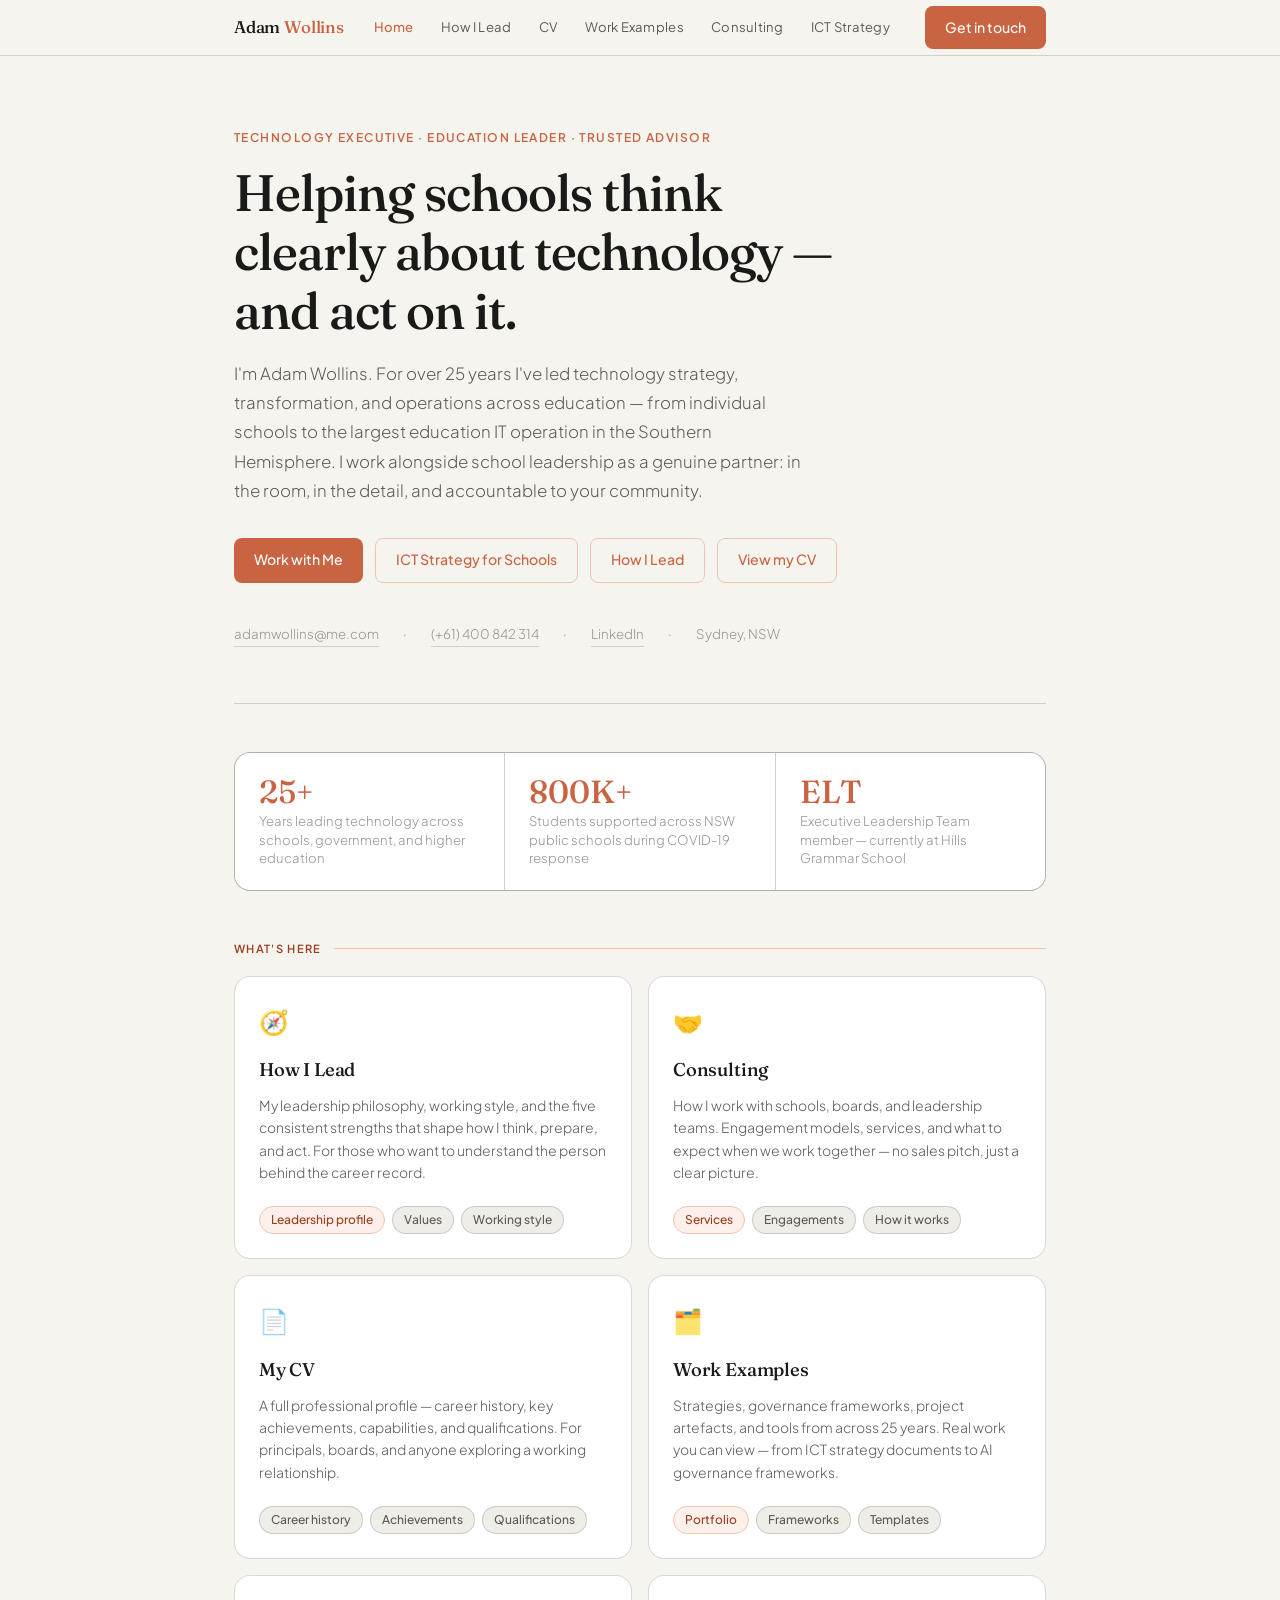
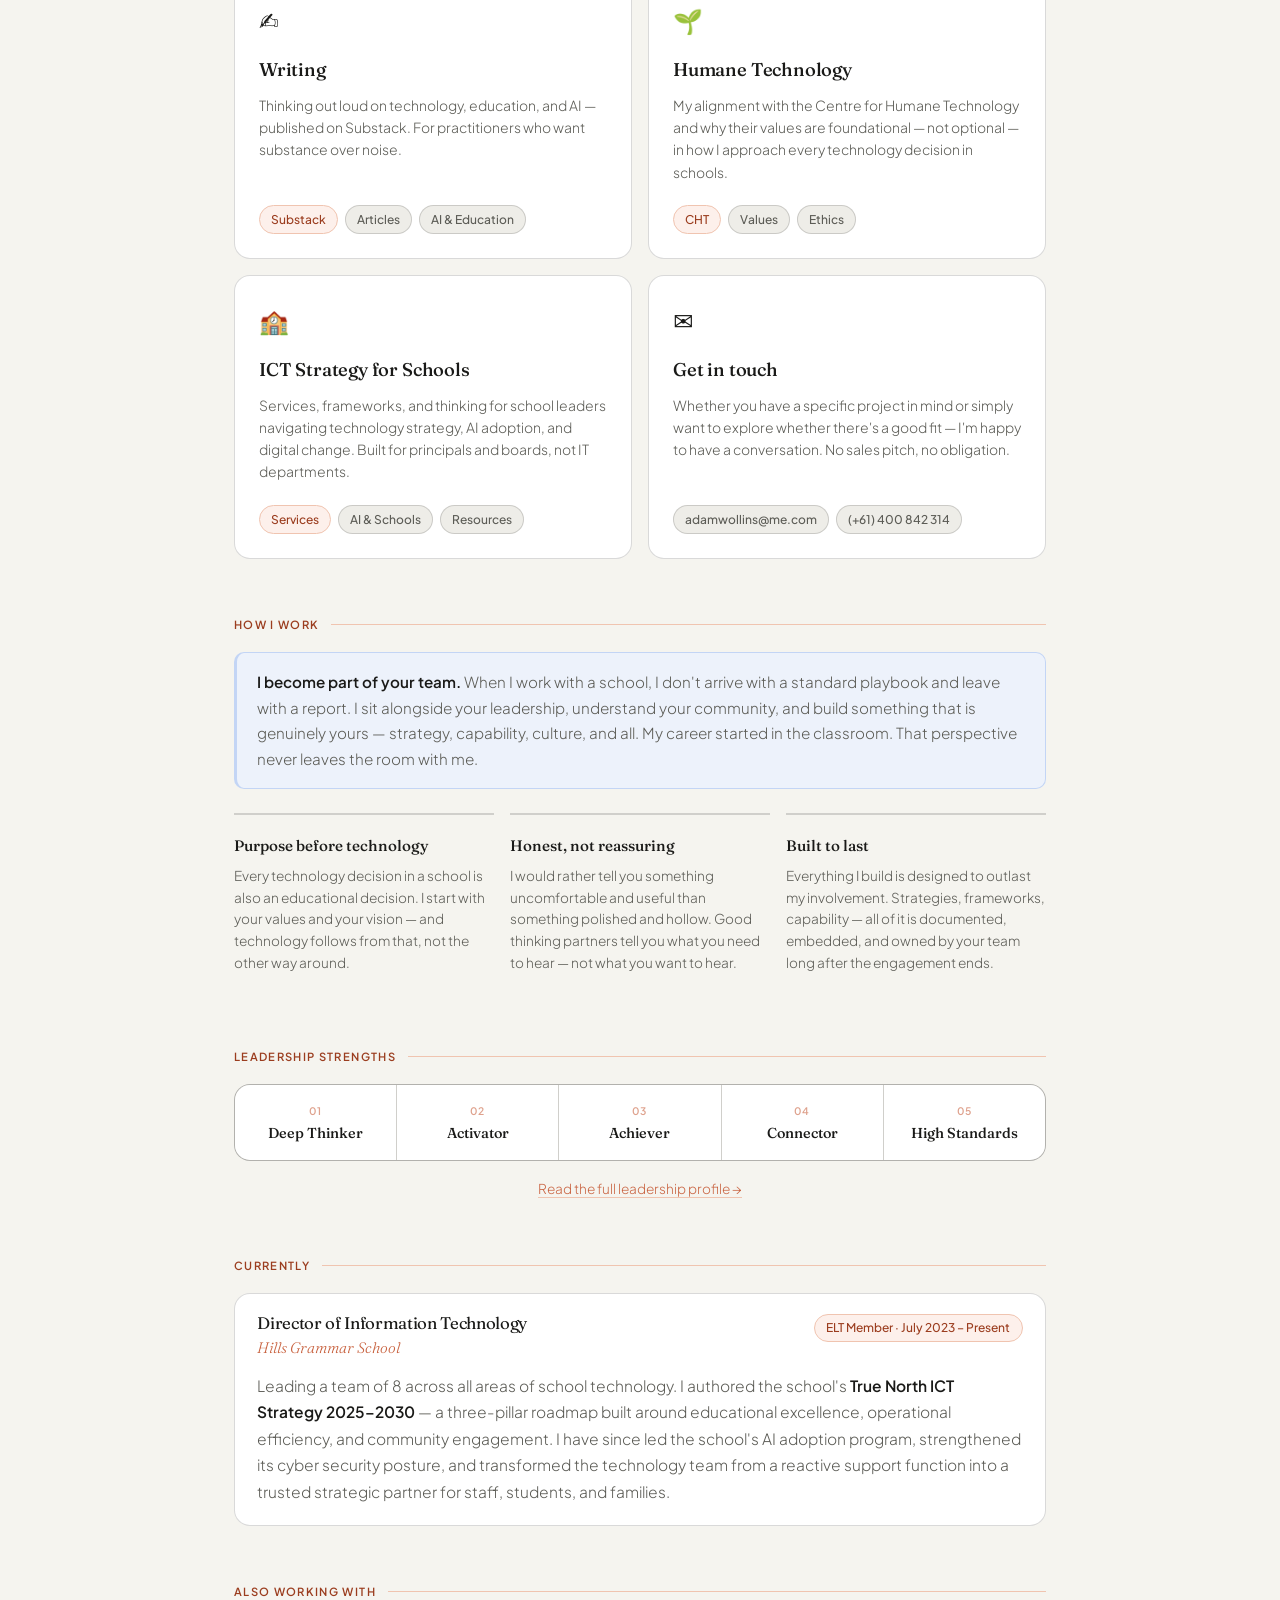
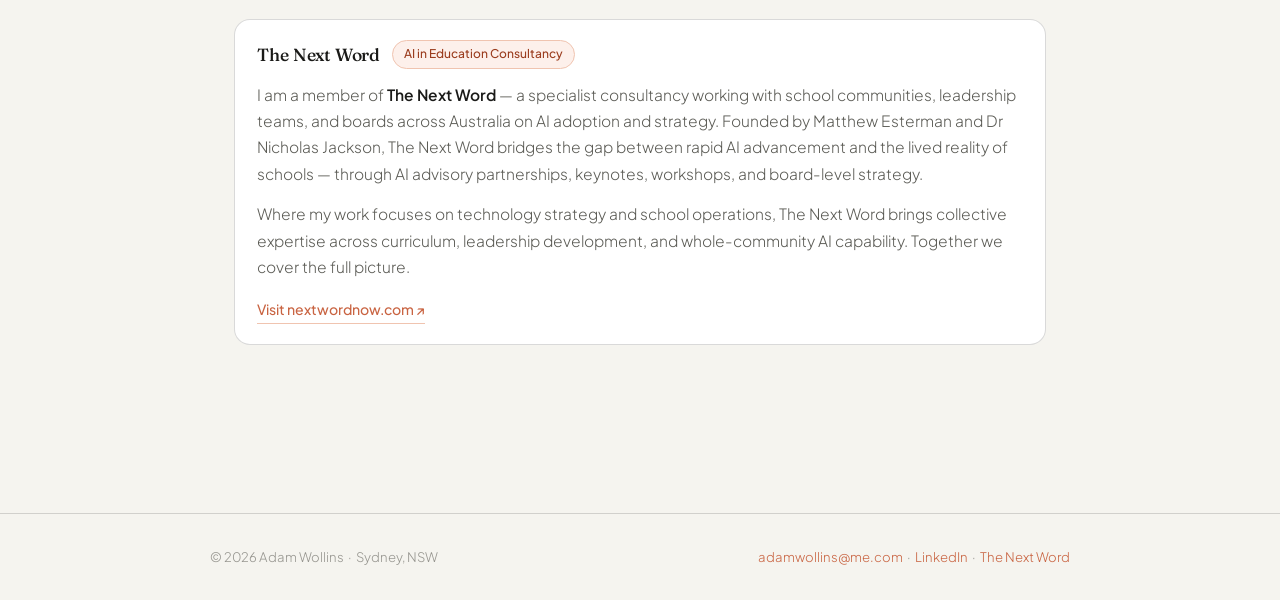
<file: index.html>
<!DOCTYPE html>
<html lang="en">
<head>
<meta charset="UTF-8">
<meta name="viewport" content="width=device-width, initial-scale=1.0">
<meta name="description" content="Adam Wollins — Technology executive, ICT strategist, and trusted partner to schools and education organisations across Australia.">
<title>Adam Wollins</title>
<link rel="stylesheet" href="style.css">
<style>
/* ── HOME-SPECIFIC ── */
.hero {
  padding: 4.5rem 0 3.5rem;
  border-bottom: 1px solid var(--border2);
  margin-bottom: 3rem;
}
.hero-eyebrow {
  font-family: var(--font-body);
  font-size: 0.75rem;
  font-weight: 600;
  letter-spacing: 0.12em;
  text-transform: uppercase;
  color: var(--accent);
  margin-bottom: 1rem;
}
.hero h1 { margin-bottom: 1.1rem; max-width: 640px; }
.hero-sub {
  font-size: 1.05rem;
  color: var(--text2);
  line-height: 1.75;
  max-width: 580px;
  margin-bottom: 2rem;
}
.hero-actions {
  display: flex;
  flex-wrap: wrap;
  gap: 0.75rem;
  margin-bottom: 2.5rem;
}
.hero-contact {
  display: flex;
  flex-wrap: wrap;
  gap: 0.5rem 1.5rem;
  font-size: 0.83rem;
  color: var(--text3);
}
.hero-contact a { color: var(--text3); text-decoration: none; border-bottom: 1px solid var(--border2); padding-bottom: 1px; transition: color 0.15s, border-color 0.15s; }
.hero-contact a:hover { color: var(--accent); border-color: var(--accent-bdr); }

/* About strip */
.about-strip {
  display: grid;
  grid-template-columns: 1fr 1fr 1fr;
  gap: 1px;
  background: var(--border2);
  border: 1px solid var(--border2);
  border-radius: var(--radius-lg);
  overflow: hidden;
  margin-bottom: 3rem;
}
.about-cell {
  background: var(--surface);
  padding: 1.4rem 1.5rem;
}
.about-cell .num {
  font-family: var(--font-display);
  font-size: 2rem;
  font-weight: 500;
  color: var(--accent);
  line-height: 1;
  margin-bottom: 0.3rem;
}
.about-cell .label {
  font-size: 0.82rem;
  color: var(--text3);
  line-height: 1.4;
}

/* Section nav cards */
.section-cards {
  display: grid;
  grid-template-columns: 1fr 1fr;
  gap: 1rem;
  margin-bottom: 3rem;
}
.section-card {
  background: var(--surface);
  border: 1px solid var(--border2);
  border-radius: var(--radius-lg);
  padding: 1.5rem;
  text-decoration: none;
  display: flex;
  flex-direction: column;
  gap: 0.6rem;
  transition: box-shadow 0.18s, transform 0.18s, border-color 0.18s;
  position: relative;
  overflow: hidden;
}
.section-card::after {
  content: '→';
  position: absolute;
  bottom: 1.5rem;
  right: 1.5rem;
  font-size: 1.1rem;
  color: var(--accent);
  opacity: 0;
  transform: translateX(-4px);
  transition: opacity 0.15s, transform 0.15s;
}
.section-card:hover {
  box-shadow: 0 4px 24px rgba(0,0,0,0.08);
  transform: translateY(-2px);
  border-color: var(--accent-bdr);
}
.section-card:hover::after { opacity: 1; transform: translateX(0); }
.section-card .card-icon { font-size: 1.5rem; margin-bottom: 0.2rem; }
.section-card .card-title {
  font-family: var(--font-display);
  font-size: 1.15rem;
  font-weight: 500;
  color: var(--text);
  letter-spacing: -0.01em;
}
.section-card .card-desc {
  font-size: 0.87rem;
  color: var(--text2);
  line-height: 1.6;
  margin: 0;
}
.section-card .card-tags {
  display: flex;
  flex-wrap: wrap;
  gap: 0.4rem;
  margin-top: auto;
  padding-top: 0.75rem;
}

/* Approach section */
.approach-grid {
  display: grid;
  grid-template-columns: 1fr 1fr 1fr;
  gap: 1rem;
}
.approach-item {
  padding: 1.1rem 0;
  border-top: 2px solid var(--border2);
  transition: border-color 0.15s;
}
.approach-item:hover { border-color: var(--accent); }
.approach-item .ai-title {
  font-family: var(--font-display);
  font-size: 0.95rem;
  font-weight: 500;
  color: var(--text);
  margin-bottom: 0.4rem;
}
.approach-item p { font-size: 0.85rem; line-height: 1.6; }

/* Strengths preview strip */
.strengths-strip {
  display: grid;
  grid-template-columns: repeat(5, 1fr);
  gap: 1px;
  background: var(--border2);
  border: 1px solid var(--border2);
  border-radius: var(--radius-lg);
  overflow: hidden;
  margin-bottom: 1rem;
}
.strength-cell {
  background: var(--surface);
  padding: 1.1rem 1rem;
  text-align: center;
  transition: background 0.15s;
}
.strength-cell:hover { background: var(--accent-bg); }
.strength-cell .sc-num {
  font-size: 0.65rem;
  font-weight: 600;
  letter-spacing: 0.1em;
  text-transform: uppercase;
  color: var(--accent);
  opacity: 0.6;
  margin-bottom: 0.3rem;
}
.strength-cell .sc-name {
  font-family: var(--font-display);
  font-size: 0.9rem;
  font-weight: 500;
  color: var(--text);
  line-height: 1.2;
}

@media (max-width: 640px) {
  .about-strip     { grid-template-columns: 1fr; }
  .section-cards   { grid-template-columns: 1fr; }
  .approach-grid   { grid-template-columns: 1fr; }
  .strengths-strip { grid-template-columns: 1fr 1fr; }
}
</style>
</head>
<body>

<!-- ── NAV ── -->
<nav class="site-nav">
  <div class="nav-inner">
    <a href="index.html" class="nav-logo">Adam <span>Wollins</span></a>
    <ul class="nav-links">
      <li><a href="index.html" class="active">Home</a></li>
      <li><a href="about.html">How I Lead</a></li>
      <li><a href="cv.html">CV</a></li>
      <li><a href="work.html">Work Examples</a></li>
      <li><a href="consulting.html">Consulting</a></li>
      <li><a href="ict-strategy.html">ICT Strategy</a></li>
      <li><a href="substack.html">Writing</a></li>
      <li><a href="cht.html">CHT</a></li>
      <li><a href="testimonials.html">Testimonials</a></li>
    </ul>
    <a href="contact.html" class="btn nav-cta">Get in touch</a>
  </div>
</nav>

<!-- ── HERO ── -->
<div class="page">
  <header class="hero fade-up">
    <div class="hero-eyebrow">Technology Executive · Education Leader · Trusted Advisor</div>
    <h1>Helping schools think clearly about technology — and act on it.</h1>
    <p class="hero-sub">I'm Adam Wollins. For over 25 years I've led technology strategy, transformation, and operations across education — from individual schools to the largest education IT operation in the Southern Hemisphere. I work alongside school leadership as a genuine partner: in the room, in the detail, and accountable to your community.</p>
    <div class="hero-actions">
      <a href="consulting.html" class="btn btn-primary">Work with Me</a>
      <a href="ict-strategy.html" class="btn btn-secondary">ICT Strategy for Schools</a>
      <a href="about.html" class="btn btn-secondary">How I Lead</a>
      <a href="cv.html" class="btn btn-secondary">View my CV</a>
    </div>
    <div class="hero-contact">
      <a href="mailto:adamwollins@me.com">adamwollins@me.com</a>
      <span>·</span>
      <a href="tel:+61400842314">(+61) 400 842 314</a>
      <span>·</span>
      <a href="https://www.linkedin.com/in/adamwollins" target="_blank" rel="noopener">LinkedIn</a>
      <span>·</span>
      <span>Sydney, NSW</span>
    </div>
  </header>

  <!-- ── STAT STRIP ── -->
  <div class="about-strip fade-up delay-1">
    <div class="about-cell">
      <div class="num">25+</div>
      <div class="label">Years leading technology across schools, government, and higher education</div>
    </div>
    <div class="about-cell">
      <div class="num">800K+</div>
      <div class="label">Students supported across NSW public schools during COVID-19 response</div>
    </div>
    <div class="about-cell">
      <div class="num">ELT</div>
      <div class="label">Executive Leadership Team member — currently at Hills Grammar School</div>
    </div>
  </div>

  <!-- ── WHAT'S ON THIS SITE ── -->
  <section class="fade-up delay-2">
    <div class="section-label">What's here</div>
    <div class="section-cards">

      <a href="about.html" class="section-card">
        <div class="card-icon">🧭</div>
        <div class="card-title">How I Lead</div>
        <p class="card-desc">My leadership philosophy, working style, and the five consistent strengths that shape how I think, prepare, and act. For those who want to understand the person behind the career record.</p>
        <div class="card-tags">
          <span class="tag accent">Leadership profile</span>
          <span class="tag">Values</span>
          <span class="tag">Working style</span>
        </div>
      </a>

      <a href="consulting.html" class="section-card">
        <div class="card-icon">🤝</div>
        <div class="card-title">Consulting</div>
        <p class="card-desc">How I work with schools, boards, and leadership teams. Engagement models, services, and what to expect when we work together — no sales pitch, just a clear picture.</p>
        <div class="card-tags">
          <span class="tag accent">Services</span>
          <span class="tag">Engagements</span>
          <span class="tag">How it works</span>
        </div>
      </a>

      <a href="cv.html" class="section-card">
        <div class="card-icon">📄</div>
        <div class="card-title">My CV</div>
        <p class="card-desc">A full professional profile — career history, key achievements, capabilities, and qualifications. For principals, boards, and anyone exploring a working relationship.</p>
        <div class="card-tags">
          <span class="tag">Career history</span>
          <span class="tag">Achievements</span>
          <span class="tag">Qualifications</span>
        </div>
      </a>

      <a href="work.html" class="section-card">
        <div class="card-icon">🗂️</div>
        <div class="card-title">Work Examples</div>
        <p class="card-desc">Strategies, governance frameworks, project artefacts, and tools from across 25 years. Real work you can view — from ICT strategy documents to AI governance frameworks.</p>
        <div class="card-tags">
          <span class="tag accent">Portfolio</span>
          <span class="tag">Frameworks</span>
          <span class="tag">Templates</span>
        </div>
      </a>

      <a href="substack.html" class="section-card">
        <div class="card-icon">✍️</div>
        <div class="card-title">Writing</div>
        <p class="card-desc">Thinking out loud on technology, education, and AI — published on Substack. For practitioners who want substance over noise.</p>
        <div class="card-tags">
          <span class="tag accent">Substack</span>
          <span class="tag">Articles</span>
          <span class="tag">AI & Education</span>
        </div>
      </a>

      <a href="cht.html" class="section-card">
        <div class="card-icon">🌱</div>
        <div class="card-title">Humane Technology</div>
        <p class="card-desc">My alignment with the Centre for Humane Technology and why their values are foundational — not optional — in how I approach every technology decision in schools.</p>
        <div class="card-tags">
          <span class="tag accent">CHT</span>
          <span class="tag">Values</span>
          <span class="tag">Ethics</span>
        </div>
      </a>

      <a href="ict-strategy.html" class="section-card">
        <div class="card-icon">🏫</div>
        <div class="card-title">ICT Strategy for Schools</div>
        <p class="card-desc">Services, frameworks, and thinking for school leaders navigating technology strategy, AI adoption, and digital change. Built for principals and boards, not IT departments.</p>
        <div class="card-tags">
          <span class="tag accent">Services</span>
          <span class="tag">AI &amp; Schools</span>
          <span class="tag">Resources</span>
        </div>
      </a>

      <a href="contact.html" class="section-card">
        <div class="card-icon">✉️</div>
        <div class="card-title">Get in touch</div>
        <p class="card-desc">Whether you have a specific project in mind or simply want to explore whether there's a good fit — I'm happy to have a conversation. No sales pitch, no obligation.</p>
        <div class="card-tags">
          <span class="tag">adamwollins@me.com</span>
          <span class="tag">(+61) 400 842 314</span>
        </div>
      </a>

    </div>
  </section>

  <!-- ── HOW I WORK ── -->
  <section class="fade-up delay-3">
    <div class="section-label">How I work</div>
    <div class="callout blue" style="margin-bottom: 1.5rem;">
      <strong>I become part of your team.</strong> When I work with a school, I don't arrive with a standard playbook and leave with a report. I sit alongside your leadership, understand your community, and build something that is genuinely yours — strategy, capability, culture, and all. My career started in the classroom. That perspective never leaves the room with me.
    </div>
    <div class="approach-grid">
      <div class="approach-item">
        <div class="ai-title">Purpose before technology</div>
        <p>Every technology decision in a school is also an educational decision. I start with your values and your vision — and technology follows from that, not the other way around.</p>
      </div>
      <div class="approach-item">
        <div class="ai-title">Honest, not reassuring</div>
        <p>I would rather tell you something uncomfortable and useful than something polished and hollow. Good thinking partners tell you what you need to hear — not what you want to hear.</p>
      </div>
      <div class="approach-item">
        <div class="ai-title">Built to last</div>
        <p>Everything I build is designed to outlast my involvement. Strategies, frameworks, capability — all of it is documented, embedded, and owned by your team long after the engagement ends.</p>
      </div>
    </div>
  </section>

  <!-- ── STRENGTHS PREVIEW ── -->
  <section class="fade-up delay-4">
    <div class="section-label">Leadership strengths</div>
    <div class="strengths-strip">
      <div class="strength-cell">
        <div class="sc-num">01</div>
        <div class="sc-name">Deep Thinker</div>
      </div>
      <div class="strength-cell">
        <div class="sc-num">02</div>
        <div class="sc-name">Activator</div>
      </div>
      <div class="strength-cell">
        <div class="sc-num">03</div>
        <div class="sc-name">Achiever</div>
      </div>
      <div class="strength-cell">
        <div class="sc-num">04</div>
        <div class="sc-name">Connector</div>
      </div>
      <div class="strength-cell">
        <div class="sc-num">05</div>
        <div class="sc-name">High Standards</div>
      </div>
    </div>
    <p style="font-size: 0.85rem; color: var(--text3); text-align: center;">
      <a href="about.html" style="color: var(--accent); text-decoration: none; border-bottom: 1px solid var(--accent-bdr);">Read the full leadership profile →</a>
    </p>
  </section>

  <!-- ── CURRENT ROLE ── -->
  <section class="fade-up">
    <div class="section-label">Currently</div>
    <div class="card">
      <div style="display: flex; justify-content: space-between; align-items: flex-start; flex-wrap: wrap; gap: 0.5rem; margin-bottom: 0.75rem;">
        <div>
          <h3 style="font-size: 1.05rem; margin-bottom: 0.15rem;">Director of Information Technology</h3>
          <div style="font-family: var(--font-display); font-style: italic; color: var(--accent); font-size: 0.95rem;">Hills Grammar School</div>
        </div>
        <span class="tag accent">ELT Member · July 2023 – Present</span>
      </div>
      <p>Leading a team of 8 across all areas of school technology. I authored the school's <strong>True North ICT Strategy 2025–2030</strong> — a three-pillar roadmap built around educational excellence, operational efficiency, and community engagement. I have since led the school's AI adoption program, strengthened its cyber security posture, and transformed the technology team from a reactive support function into a trusted strategic partner for staff, students, and families.</p>
    </div>
  </section>


  <!-- ── THE NEXT WORD ── -->
  <section class="fade-up">
    <div class="section-label">Also working with</div>
    <div class="card" style="display: flex; align-items: flex-start; gap: 1.5rem; flex-wrap: wrap;">
      <div style="flex: 1; min-width: 260px;">
        <div style="display: flex; align-items: center; gap: 0.75rem; margin-bottom: 0.75rem;">
          <div style="font-family: var(--font-display); font-size: 1.1rem; font-weight: 500; color: var(--text); letter-spacing: -0.01em;">The Next Word</div>
          <span class="tag accent">AI in Education Consultancy</span>
        </div>
        <p>I am a member of <strong>The Next Word</strong> — a specialist consultancy working with school communities, leadership teams, and boards across Australia on AI adoption and strategy. Founded by Matthew Esterman and Dr Nicholas Jackson, The Next Word bridges the gap between rapid AI advancement and the lived reality of schools — through AI advisory partnerships, keynotes, workshops, and board-level strategy.</p>
        <p>Where my work focuses on technology strategy and school operations, The Next Word brings collective expertise across curriculum, leadership development, and whole-community AI capability. Together we cover the full picture.</p>
        <a href="https://www.nextwordnow.com" target="_blank" rel="noopener" style="display: inline-flex; align-items: center; gap: 0.35rem; font-size: 0.88rem; font-weight: 500; color: var(--accent); text-decoration: none; border-bottom: 1px solid var(--accent-bdr); padding-bottom: 1px;">Visit nextwordnow.com ↗</a>
      </div>
    </div>
  </section>

</div><!-- /page -->

<!-- ── FOOTER ── -->
<footer class="site-footer">
  <div class="footer-inner">
    <span>© 2026 Adam Wollins &nbsp;·&nbsp; Sydney, NSW</span>
    <span>
      <a href="mailto:adamwollins@me.com">adamwollins@me.com</a>
      &nbsp;·&nbsp;
      <a href="https://www.linkedin.com/in/adamwollins" target="_blank" rel="noopener">LinkedIn</a>
      &nbsp;·&nbsp;
      <a href="https://www.nextwordnow.com" target="_blank" rel="noopener">The Next Word</a>
    </span>
  </div>
</footer>

</body>
</html>
</file>
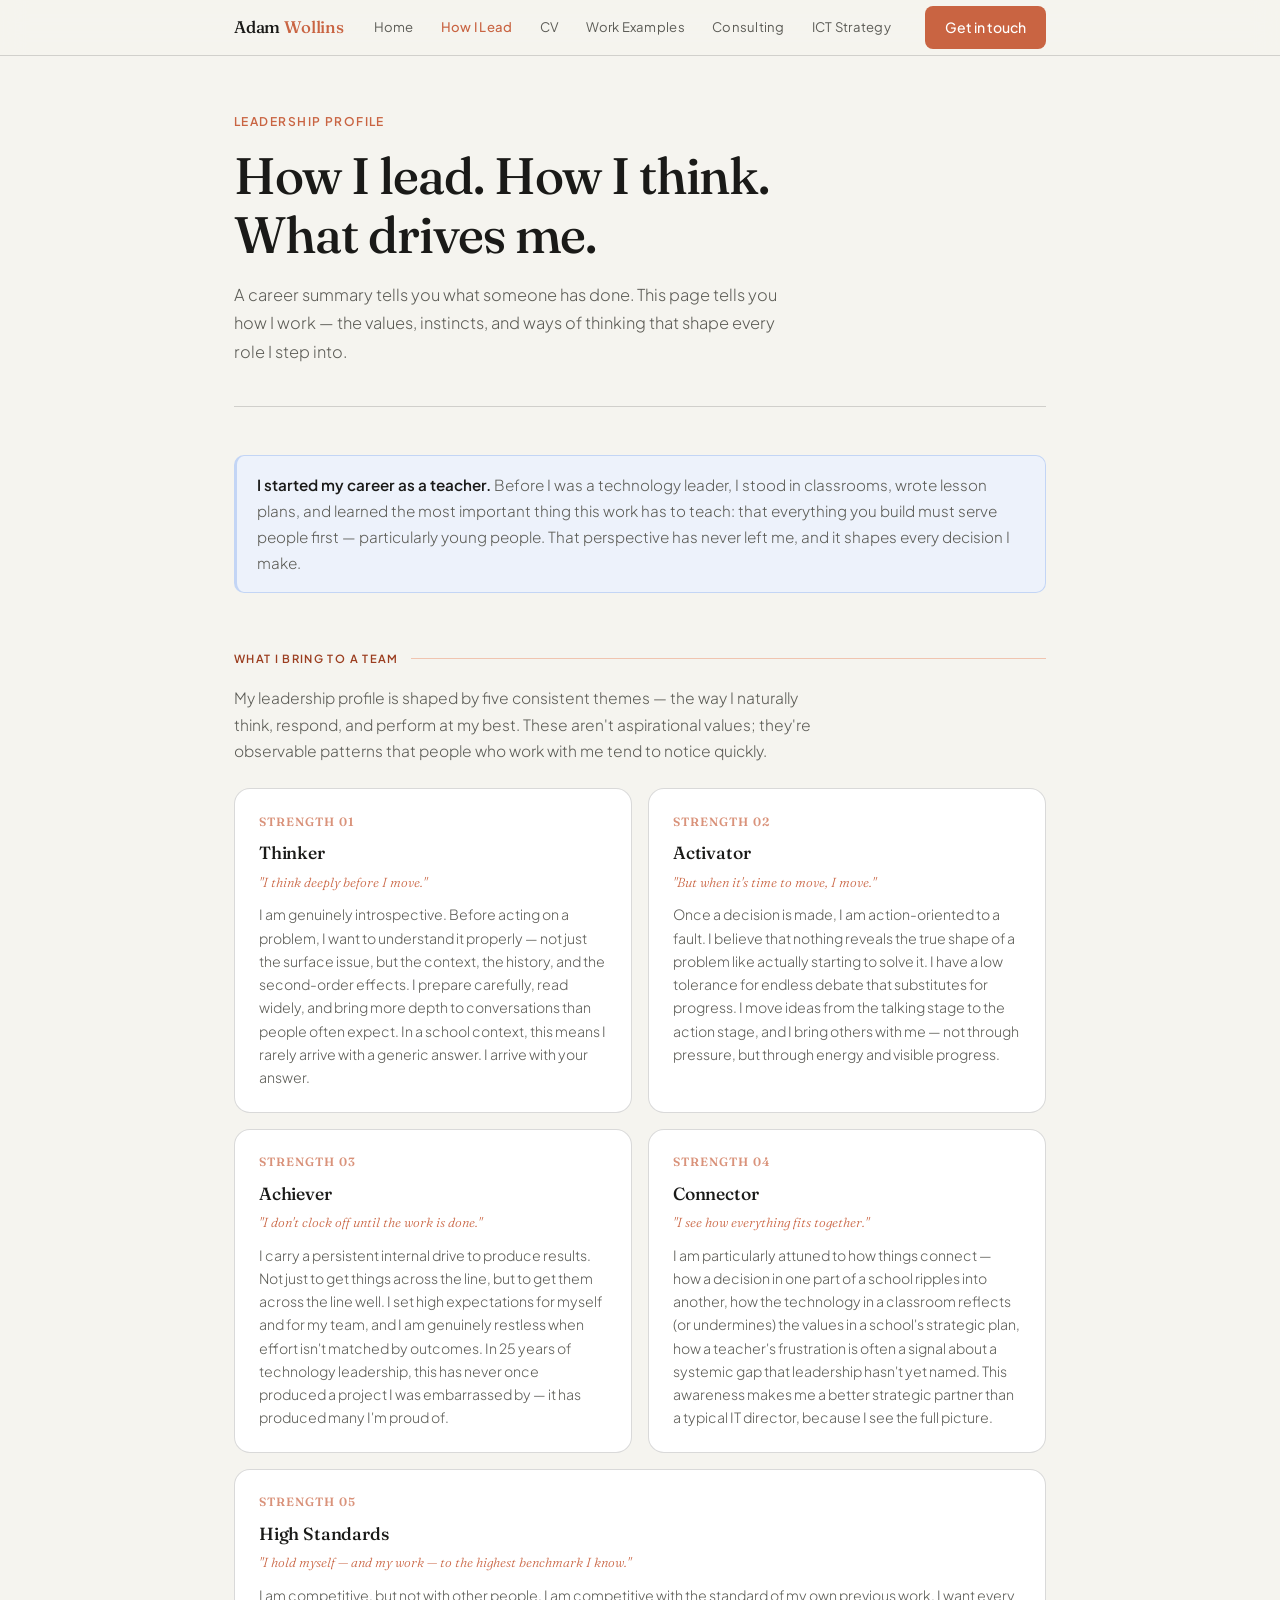
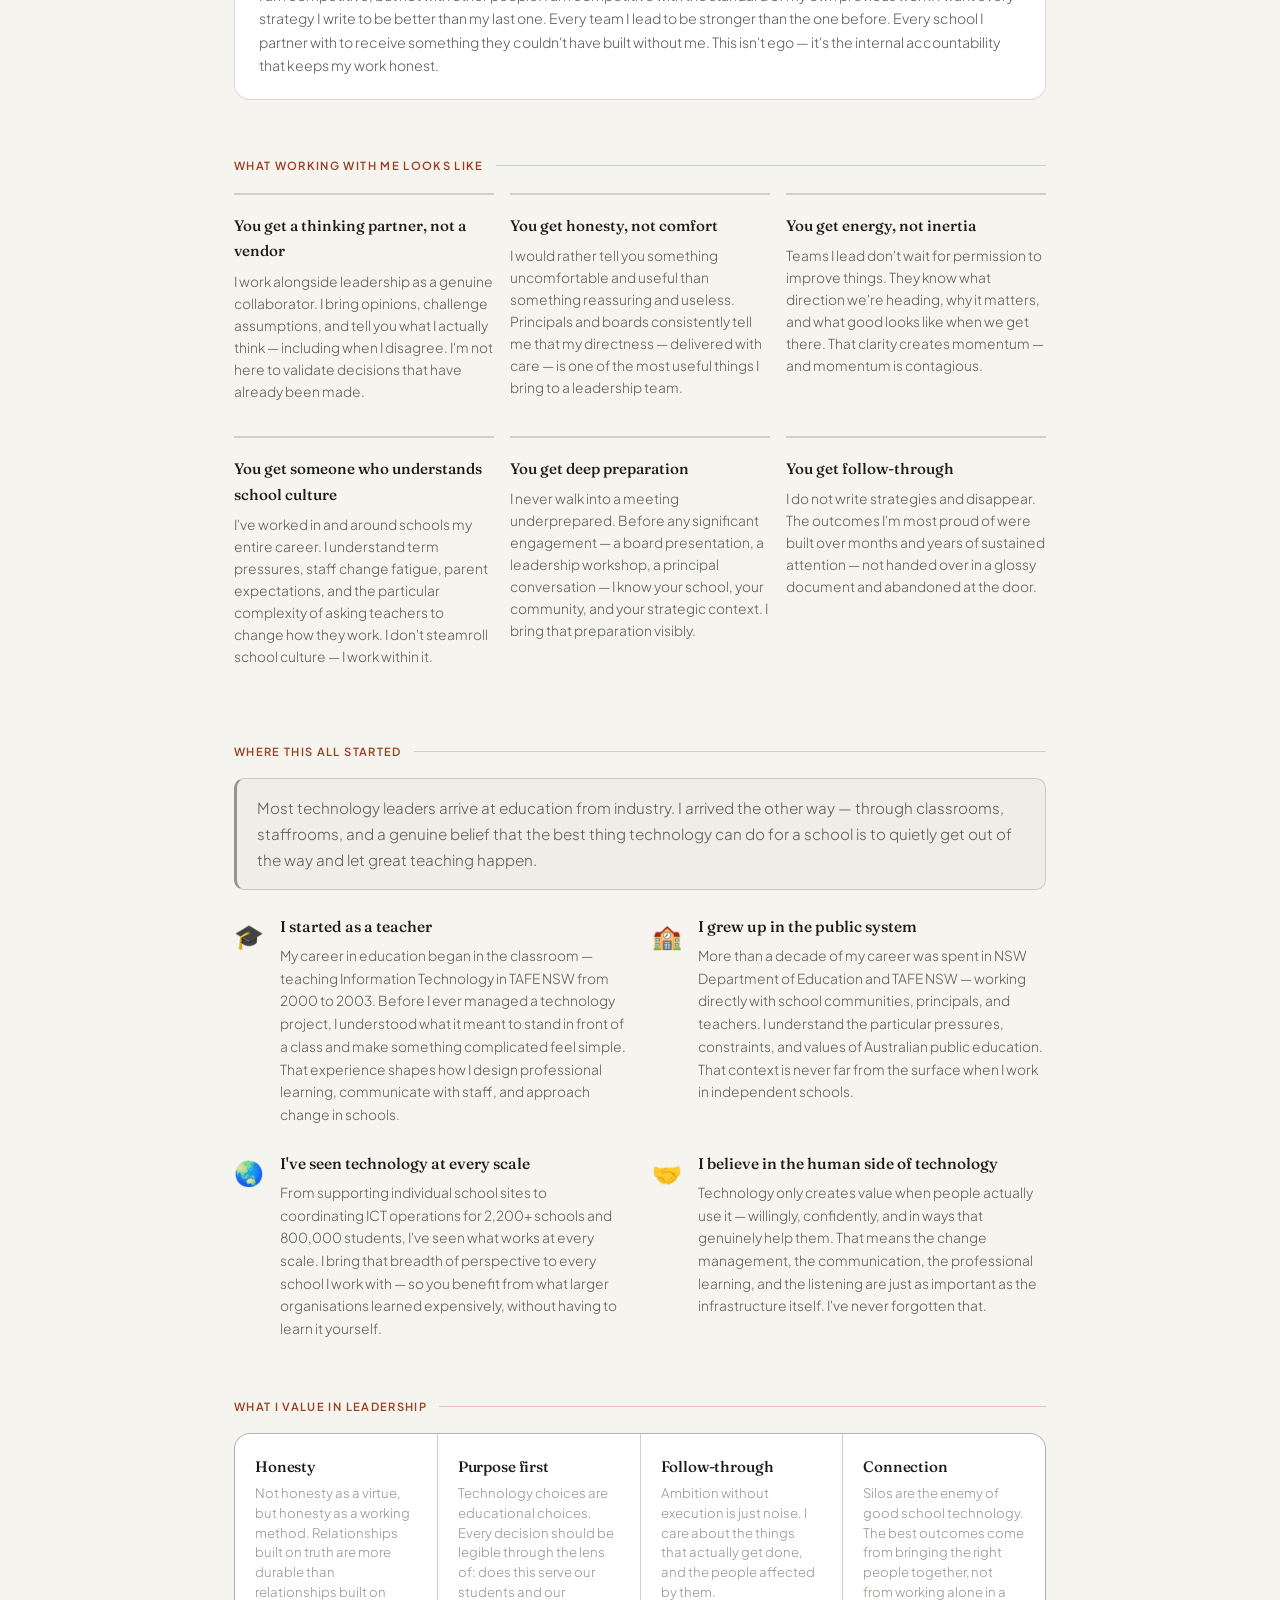
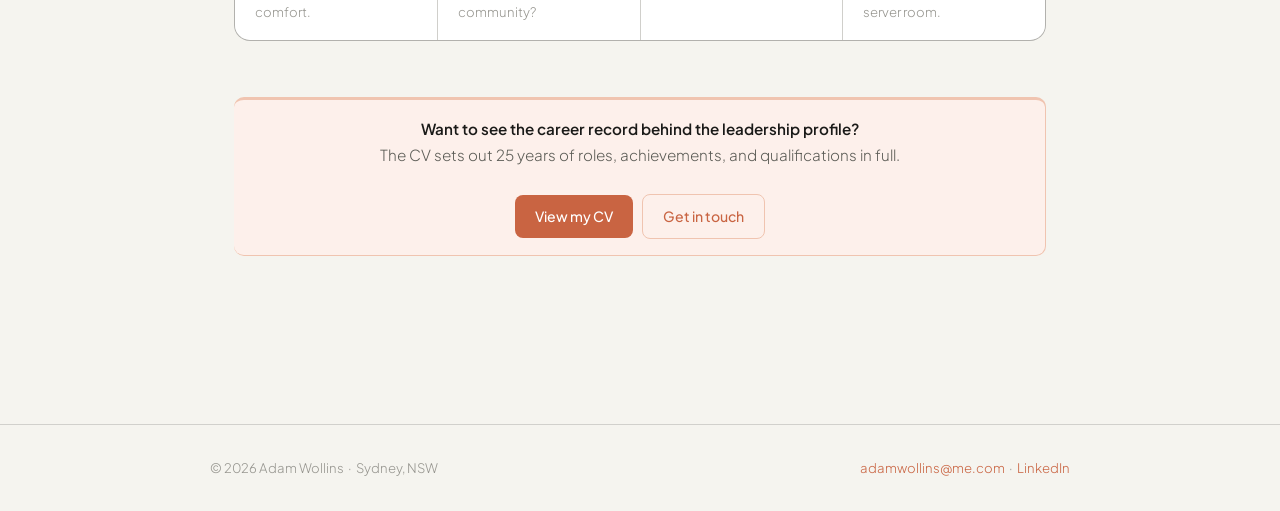
<file: about.html>
<!DOCTYPE html>
<html lang="en">
<head>
<meta charset="UTF-8">
<meta name="viewport" content="width=device-width, initial-scale=1.0">
<meta name="description" content="How I lead — Adam Wollins. Leadership philosophy, strengths, and what people experience when we work together.">
<title>How I Lead — Adam Wollins</title>
<link rel="stylesheet" href="style.css">
<style>
/* ── ABOUT-SPECIFIC ── */
.page-header {
  padding: 3.5rem 0 2.5rem;
  border-bottom: 1px solid var(--border2);
  margin-bottom: 3rem;
}
.page-header .eyebrow {
  font-size: 0.75rem;
  font-weight: 600;
  letter-spacing: 0.12em;
  text-transform: uppercase;
  color: var(--accent);
  margin-bottom: 0.9rem;
}
.page-header h1 { max-width: 600px; margin-bottom: 1rem; }
.page-header .lead { font-size: 1.02rem; color: var(--text2); max-width: 560px; line-height: 1.75; }

/* Strengths grid */
.strengths-grid {
  display: grid;
  grid-template-columns: 1fr 1fr;
  gap: 1rem;
  margin-bottom: 0.5rem;
}
.strength-card {
  background: var(--surface);
  border: 1px solid var(--border2);
  border-radius: var(--radius-lg);
  padding: 1.4rem 1.5rem;
  transition: box-shadow 0.18s, border-color 0.18s;
  position: relative;
}
.strength-card:hover {
  box-shadow: 0 4px 20px rgba(0,0,0,0.07);
  border-color: var(--accent-bdr);
}
.strength-number {
  font-family: var(--font-display);
  font-size: 0.75rem;
  font-weight: 600;
  letter-spacing: 0.08em;
  text-transform: uppercase;
  color: var(--accent);
  margin-bottom: 0.4rem;
  opacity: 0.7;
}
.strength-name {
  font-family: var(--font-display);
  font-size: 1.1rem;
  font-weight: 500;
  color: var(--text);
  margin-bottom: 0.15rem;
  letter-spacing: -0.01em;
}
.strength-plain {
  font-size: 0.82rem;
  font-style: italic;
  color: var(--accent);
  margin-bottom: 0.65rem;
  font-family: var(--font-display);
  font-weight: 300;
}
.strength-desc {
  font-size: 0.88rem;
  color: var(--text2);
  line-height: 1.65;
  margin: 0;
}

/* "In practice" full-width card */
.strength-card.wide {
  grid-column: 1 / -1;
}

/* What people say grid */
.experience-grid {
  display: grid;
  grid-template-columns: 1fr 1fr 1fr;
  gap: 1rem;
}
.experience-item {
  padding: 1.1rem 0;
  border-top: 2px solid var(--border2);
  transition: border-color 0.15s;
}
.experience-item:hover { border-color: var(--accent); }
.experience-item .ei-title {
  font-family: var(--font-display);
  font-size: 0.95rem;
  font-weight: 500;
  color: var(--text);
  margin-bottom: 0.4rem;
}
.experience-item p { font-size: 0.86rem; line-height: 1.6; margin: 0; }

/* Roots section */
.roots-grid {
  display: grid;
  grid-template-columns: 1fr 1fr;
  gap: 1.5rem;
}
.root-item {
  display: flex;
  gap: 1rem;
}
.root-icon {
  font-size: 1.5rem;
  flex-shrink: 0;
  margin-top: 0.1rem;
}
.root-title {
  font-family: var(--font-display);
  font-size: 0.97rem;
  font-weight: 500;
  color: var(--text);
  margin-bottom: 0.3rem;
}
.root-body { font-size: 0.86rem; color: var(--text2); line-height: 1.65; margin: 0; }

/* Values strip */
.values-strip {
  display: grid;
  grid-template-columns: repeat(4, 1fr);
  gap: 1px;
  background: var(--border2);
  border: 1px solid var(--border2);
  border-radius: var(--radius-lg);
  overflow: hidden;
  margin-bottom: 0.5rem;
}
.value-cell {
  background: var(--surface);
  padding: 1.2rem 1.25rem;
}
.value-cell .v-label {
  font-family: var(--font-display);
  font-size: 0.95rem;
  font-weight: 500;
  color: var(--text);
  margin-bottom: 0.25rem;
  letter-spacing: -0.01em;
}
.value-cell .v-body {
  font-size: 0.82rem;
  color: var(--text3);
  line-height: 1.5;
}

@media (max-width: 640px) {
  .strengths-grid    { grid-template-columns: 1fr; }
  .strength-card.wide { grid-column: auto; }
  .experience-grid   { grid-template-columns: 1fr; }
  .roots-grid        { grid-template-columns: 1fr; }
  .values-strip      { grid-template-columns: 1fr 1fr; }
}
</style>
</head>
<body>

<nav class="site-nav">
  <div class="nav-inner">
    <a href="index.html" class="nav-logo">Adam <span>Wollins</span></a>
    <ul class="nav-links">
      <li><a href="index.html">Home</a></li>
      <li><a href="about.html" class="active">How I Lead</a></li>
      <li><a href="cv.html">CV</a></li>
      <li><a href="work.html">Work Examples</a></li>
      <li><a href="consulting.html">Consulting</a></li>
      <li><a href="ict-strategy.html">ICT Strategy</a></li>
      <li><a href="substack.html">Writing</a></li>
      <li><a href="cht.html">CHT</a></li>
      <li><a href="testimonials.html">Testimonials</a></li>
    </ul>
    <a href="contact.html" class="btn nav-cta">Get in touch</a>
  </div>
</nav>

<div class="page">

  <!-- ── PAGE HEADER ── -->
  <header class="page-header fade-up">
    <div class="eyebrow">Leadership profile</div>
    <h1>How I lead. How I think. What drives me.</h1>
    <p class="lead">A career summary tells you what someone has done. This page tells you how I work — the values, instincts, and ways of thinking that shape every role I step into.</p>
  </header>

  <!-- ── OPENING CALLOUT ── -->
  <section class="fade-up delay-1">
    <div class="callout blue">
      <strong>I started my career as a teacher.</strong> Before I was a technology leader, I stood in classrooms, wrote lesson plans, and learned the most important thing this work has to teach: that everything you build must serve people first — particularly young people. That perspective has never left me, and it shapes every decision I make.
    </div>
  </section>

  <!-- ── MY STRENGTHS ── -->
  <section class="fade-up delay-2">
    <div class="section-label">What I bring to a team</div>
    <p style="margin-bottom: 1.5rem; max-width: 600px;">My leadership profile is shaped by five consistent themes — the way I naturally think, respond, and perform at my best. These aren't aspirational values; they're observable patterns that people who work with me tend to notice quickly.</p>

    <div class="strengths-grid">

      <div class="strength-card">
        <div class="strength-number">Strength 01</div>
        <div class="strength-name">Thinker</div>
        <div class="strength-plain">"I think deeply before I move."</div>
        <p class="strength-desc">I am genuinely introspective. Before acting on a problem, I want to understand it properly — not just the surface issue, but the context, the history, and the second-order effects. I prepare carefully, read widely, and bring more depth to conversations than people often expect. In a school context, this means I rarely arrive with a generic answer. I arrive with your answer.</p>
      </div>

      <div class="strength-card">
        <div class="strength-number">Strength 02</div>
        <div class="strength-name">Activator</div>
        <div class="strength-plain">"But when it's time to move, I move."</div>
        <p class="strength-desc">Once a decision is made, I am action-oriented to a fault. I believe that nothing reveals the true shape of a problem like actually starting to solve it. I have a low tolerance for endless debate that substitutes for progress. I move ideas from the talking stage to the action stage, and I bring others with me — not through pressure, but through energy and visible progress.</p>
      </div>

      <div class="strength-card">
        <div class="strength-number">Strength 03</div>
        <div class="strength-name">Achiever</div>
        <div class="strength-plain">"I don't clock off until the work is done."</div>
        <p class="strength-desc">I carry a persistent internal drive to produce results. Not just to get things across the line, but to get them across the line well. I set high expectations for myself and for my team, and I am genuinely restless when effort isn't matched by outcomes. In 25 years of technology leadership, this has never once produced a project I was embarrassed by — it has produced many I'm proud of.</p>
      </div>

      <div class="strength-card">
        <div class="strength-number">Strength 04</div>
        <div class="strength-name">Connector</div>
        <div class="strength-plain">"I see how everything fits together."</div>
        <p class="strength-desc">I am particularly attuned to how things connect — how a decision in one part of a school ripples into another, how the technology in a classroom reflects (or undermines) the values in a school's strategic plan, how a teacher's frustration is often a signal about a systemic gap that leadership hasn't yet named. This awareness makes me a better strategic partner than a typical IT director, because I see the full picture.</p>
      </div>

      <div class="strength-card wide">
        <div class="strength-number">Strength 05</div>
        <div class="strength-name">High Standards</div>
        <div class="strength-plain">"I hold myself — and my work — to the highest benchmark I know."</div>
        <p class="strength-desc">I am competitive, but not with other people. I am competitive with the standard of my own previous work. I want every strategy I write to be better than my last one. Every team I lead to be stronger than the one before. Every school I partner with to receive something they couldn't have built without me. This isn't ego — it's the internal accountability that keeps my work honest.</p>
      </div>

    </div>
  </section>

  <!-- ── WHAT PEOPLE EXPERIENCE ── -->
  <section class="fade-up">
    <div class="section-label">What working with me looks like</div>
    <div class="experience-grid">

      <div class="experience-item">
        <div class="ei-title">You get a thinking partner, not a vendor</div>
        <p>I work alongside leadership as a genuine collaborator. I bring opinions, challenge assumptions, and tell you what I actually think — including when I disagree. I'm not here to validate decisions that have already been made.</p>
      </div>

      <div class="experience-item">
        <div class="ei-title">You get honesty, not comfort</div>
        <p>I would rather tell you something uncomfortable and useful than something reassuring and useless. Principals and boards consistently tell me that my directness — delivered with care — is one of the most useful things I bring to a leadership team.</p>
      </div>

      <div class="experience-item">
        <div class="ei-title">You get energy, not inertia</div>
        <p>Teams I lead don't wait for permission to improve things. They know what direction we're heading, why it matters, and what good looks like when we get there. That clarity creates momentum — and momentum is contagious.</p>
      </div>

      <div class="experience-item">
        <div class="ei-title">You get someone who understands school culture</div>
        <p>I've worked in and around schools my entire career. I understand term pressures, staff change fatigue, parent expectations, and the particular complexity of asking teachers to change how they work. I don't steamroll school culture — I work within it.</p>
      </div>

      <div class="experience-item">
        <div class="ei-title">You get deep preparation</div>
        <p>I never walk into a meeting underprepared. Before any significant engagement — a board presentation, a leadership workshop, a principal conversation — I know your school, your community, and your strategic context. I bring that preparation visibly.</p>
      </div>

      <div class="experience-item">
        <div class="ei-title">You get follow-through</div>
        <p>I do not write strategies and disappear. The outcomes I'm most proud of were built over months and years of sustained attention — not handed over in a glossy document and abandoned at the door.</p>
      </div>

    </div>
  </section>

  <!-- ── ROOTS ── -->
  <section class="fade-up">
    <div class="section-label">Where this all started</div>
    <div class="callout" style="margin-bottom: 1.5rem;">
      Most technology leaders arrive at education from industry. I arrived the other way — through classrooms, staffrooms, and a genuine belief that the best thing technology can do for a school is to quietly get out of the way and let great teaching happen.
    </div>
    <div class="roots-grid">

      <div class="root-item">
        <div class="root-icon">🎓</div>
        <div>
          <div class="root-title">I started as a teacher</div>
          <p class="root-body">My career in education began in the classroom — teaching Information Technology in TAFE NSW from 2000 to 2003. Before I ever managed a technology project, I understood what it meant to stand in front of a class and make something complicated feel simple. That experience shapes how I design professional learning, communicate with staff, and approach change in schools.</p>
        </div>
      </div>

      <div class="root-item">
        <div class="root-icon">🏫</div>
        <div>
          <div class="root-title">I grew up in the public system</div>
          <p class="root-body">More than a decade of my career was spent in NSW Department of Education and TAFE NSW — working directly with school communities, principals, and teachers. I understand the particular pressures, constraints, and values of Australian public education. That context is never far from the surface when I work in independent schools.</p>
        </div>
      </div>

      <div class="root-item">
        <div class="root-icon">🌏</div>
        <div>
          <div class="root-title">I've seen technology at every scale</div>
          <p class="root-body">From supporting individual school sites to coordinating ICT operations for 2,200+ schools and 800,000 students, I've seen what works at every scale. I bring that breadth of perspective to every school I work with — so you benefit from what larger organisations learned expensively, without having to learn it yourself.</p>
        </div>
      </div>

      <div class="root-item">
        <div class="root-icon">🤝</div>
        <div>
          <div class="root-title">I believe in the human side of technology</div>
          <p class="root-body">Technology only creates value when people actually use it — willingly, confidently, and in ways that genuinely help them. That means the change management, the communication, the professional learning, and the listening are just as important as the infrastructure itself. I've never forgotten that.</p>
        </div>
      </div>

    </div>
  </section>

  <!-- ── WHAT I VALUE ── -->
  <section class="fade-up">
    <div class="section-label">What I value in leadership</div>
    <div class="values-strip">
      <div class="value-cell">
        <div class="v-label">Honesty</div>
        <div class="v-body">Not honesty as a virtue, but honesty as a working method. Relationships built on truth are more durable than relationships built on comfort.</div>
      </div>
      <div class="value-cell">
        <div class="v-label">Purpose first</div>
        <div class="v-body">Technology choices are educational choices. Every decision should be legible through the lens of: does this serve our students and our community?</div>
      </div>
      <div class="value-cell">
        <div class="v-label">Follow-through</div>
        <div class="v-body">Ambition without execution is just noise. I care about the things that actually get done, and the people affected by them.</div>
      </div>
      <div class="value-cell">
        <div class="v-label">Connection</div>
        <div class="v-body">Silos are the enemy of good school technology. The best outcomes come from bringing the right people together, not from working alone in a server room.</div>
      </div>
    </div>
  </section>

  <!-- ── CTA ── -->
  <section>
    <div class="callout accent" style="text-align: center; border-left: none; border-top: 3px solid var(--accent-bdr);">
      <strong>Want to see the career record behind the leadership profile?</strong><br>
      The CV sets out 25 years of roles, achievements, and qualifications in full.<br><br>
      <a href="cv.html" class="btn btn-primary" style="display: inline-flex; margin: 0 auto;">View my CV</a>
      &nbsp;
      <a href="mailto:adamwollins@me.com" class="btn btn-secondary" style="display: inline-flex; margin: 0 auto;">Get in touch</a>
    </div>
  </section>

</div>

<footer class="site-footer">
  <div class="footer-inner">
    <span>© 2026 Adam Wollins &nbsp;·&nbsp; Sydney, NSW</span>
    <span>
      <a href="mailto:adamwollins@me.com">adamwollins@me.com</a>
      &nbsp;·&nbsp;
      <a href="https://www.linkedin.com/in/adamwollins" target="_blank" rel="noopener">LinkedIn</a>
    </span>
  </div>
</footer>

</body>
</html>
</file>
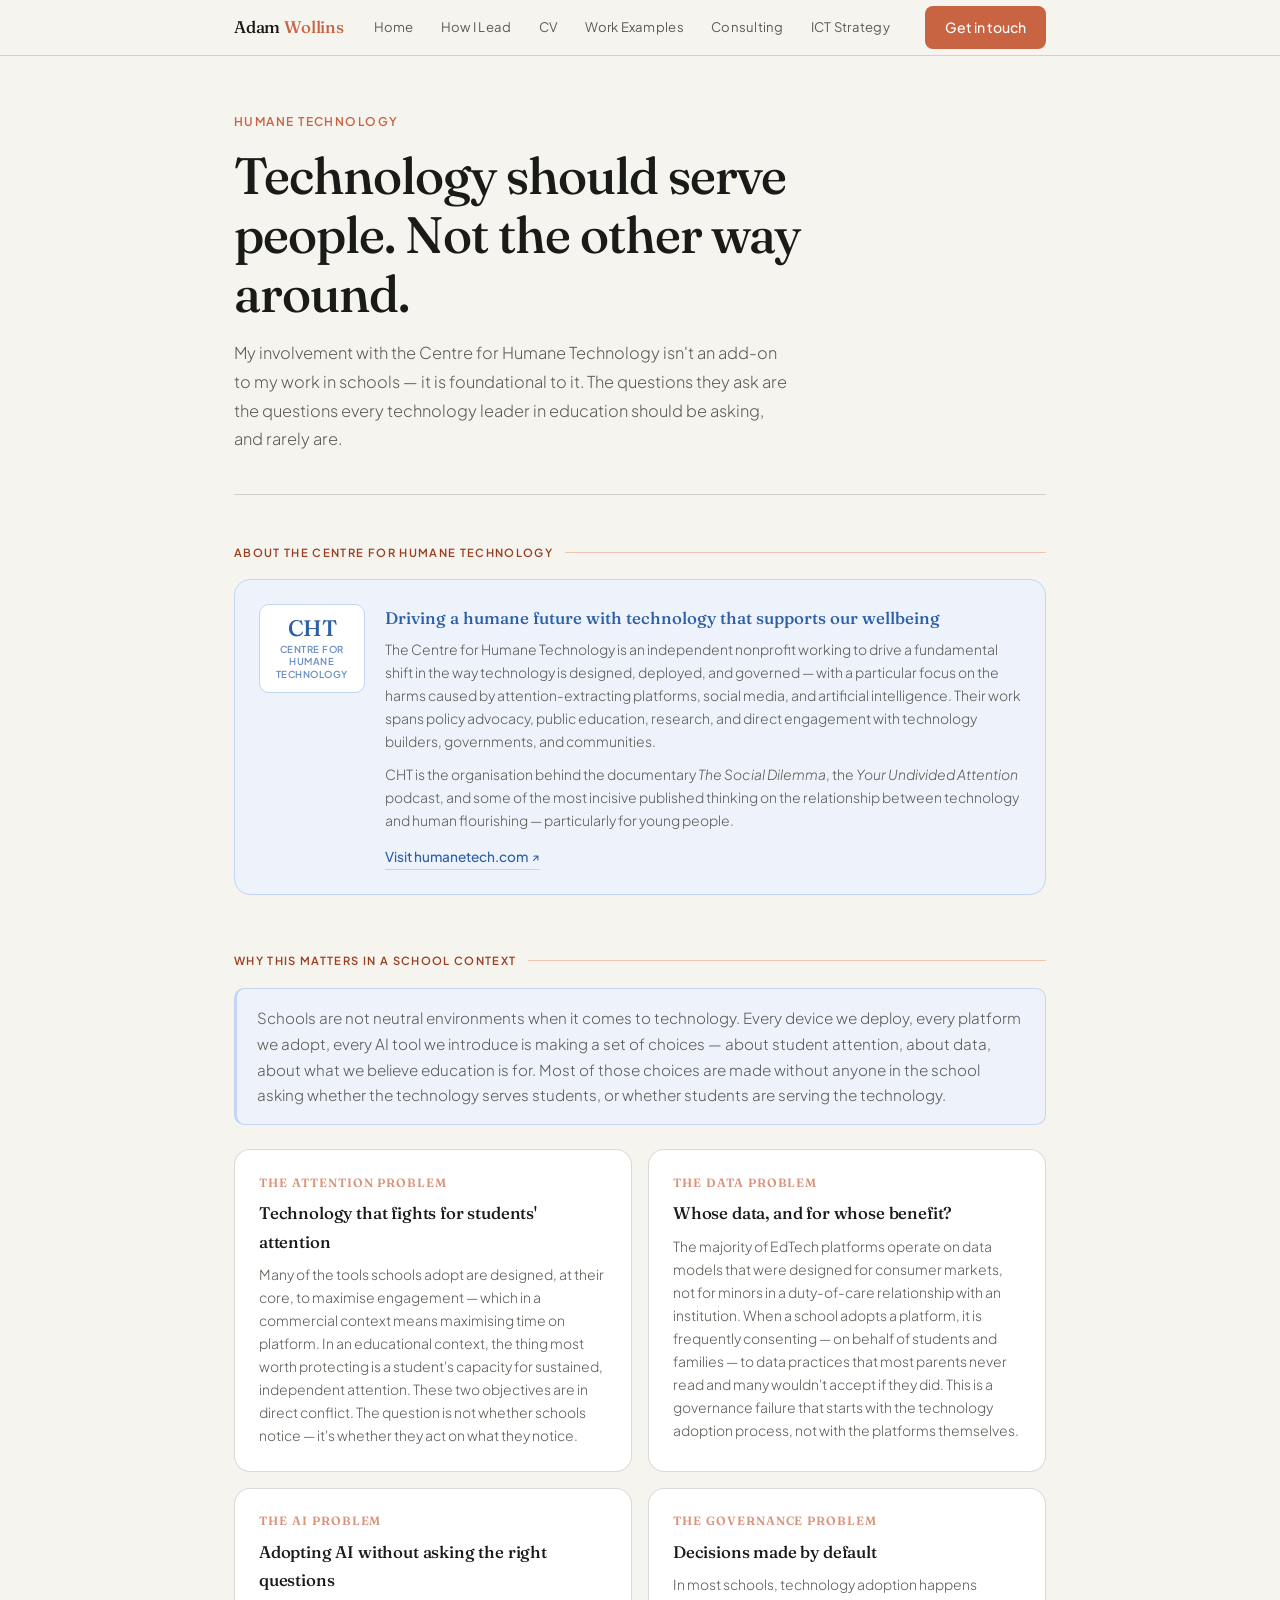
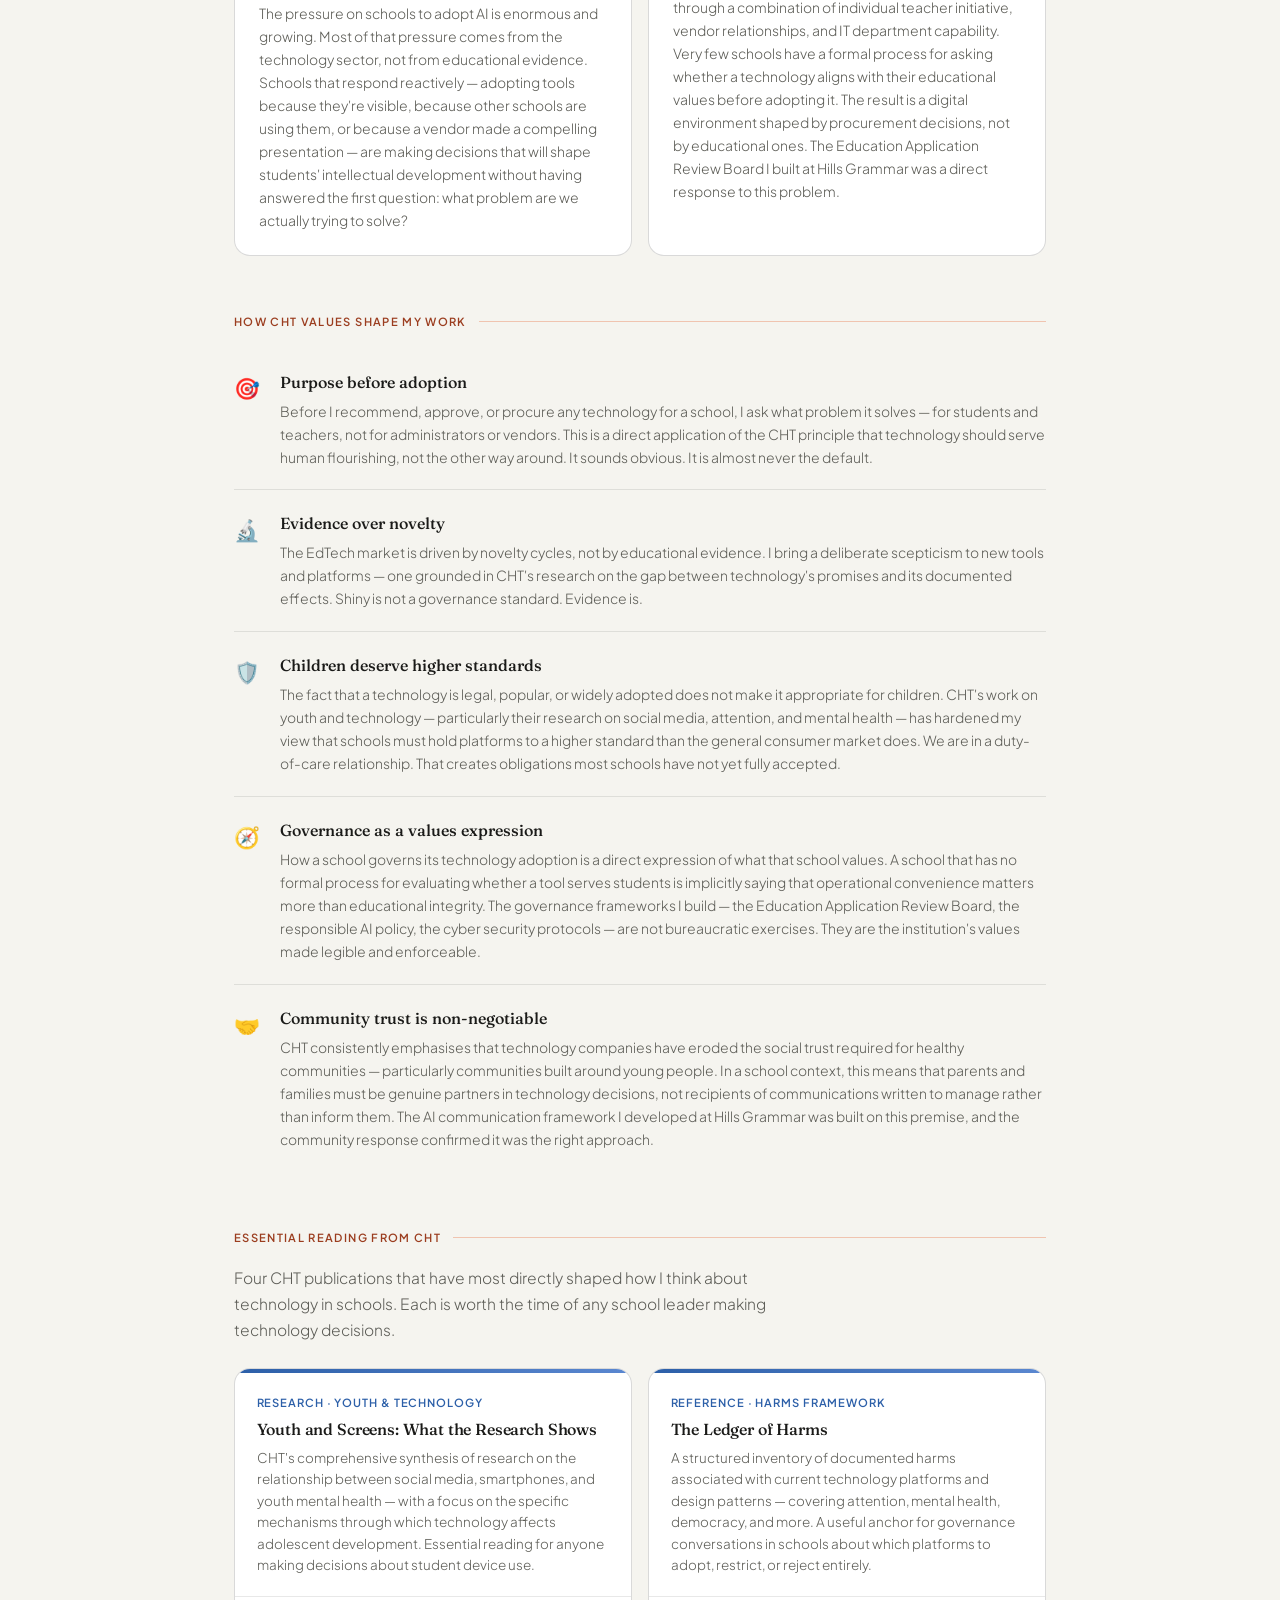
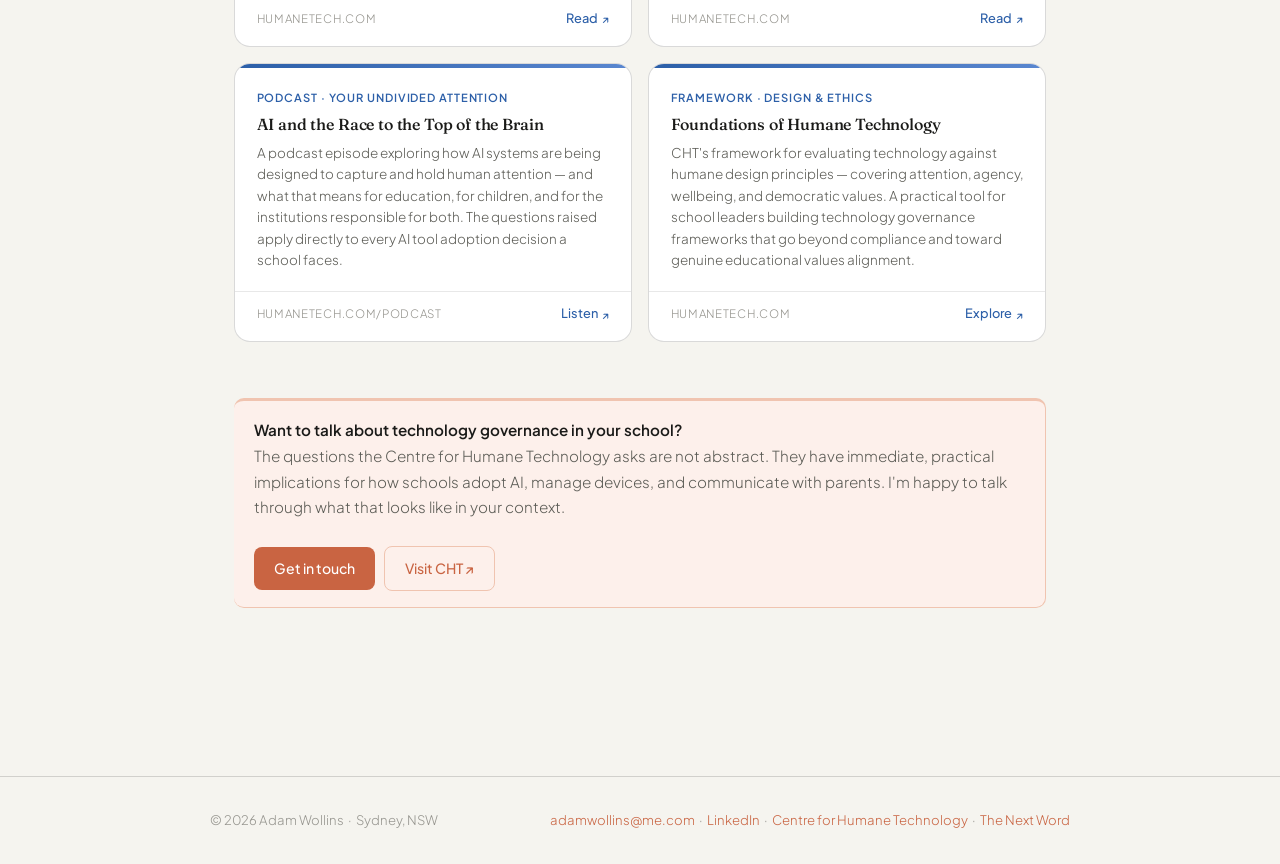
<file: cht.html>
<!DOCTYPE html>
<html lang="en">
<head>
<meta charset="UTF-8">
<meta name="viewport" content="width=device-width, initial-scale=1.0">
<meta name="description" content="Humane Technology — Adam Wollins. My alignment with the Centre for Humane Technology and why it shapes every technology decision I make in schools.">
<title>Humane Technology — Adam Wollins</title>
<link rel="stylesheet" href="style.css">
<style>
.page-header {
  padding: 3.5rem 0 2.5rem;
  border-bottom: 1px solid var(--border2);
  margin-bottom: 3rem;
}
.page-header .eyebrow {
  font-size: 0.75rem;
  font-weight: 600;
  letter-spacing: 0.12em;
  text-transform: uppercase;
  color: var(--accent);
  margin-bottom: 0.9rem;
}
.page-header h1 { max-width: 620px; margin-bottom: 1rem; }
.page-header .lead { font-size: 1.02rem; color: var(--text2); max-width: 560px; line-height: 1.75; }

/* Principles grid */
.principles-grid {
  display: grid;
  grid-template-columns: 1fr 1fr;
  gap: 1rem;
}
.principle-card {
  background: var(--surface);
  border: 1px solid var(--border2);
  border-radius: var(--radius-lg);
  padding: 1.4rem 1.5rem;
  transition: box-shadow 0.18s, border-color 0.18s;
}
.principle-card:hover {
  box-shadow: 0 4px 20px rgba(0,0,0,0.07);
  border-color: var(--accent-bdr);
}
.principle-num {
  font-family: var(--font-display);
  font-size: 0.75rem;
  font-weight: 600;
  letter-spacing: 0.08em;
  text-transform: uppercase;
  color: var(--accent);
  margin-bottom: 0.4rem;
  opacity: 0.7;
}
.principle-title {
  font-family: var(--font-display);
  font-size: 1.05rem;
  font-weight: 500;
  color: var(--text);
  margin-bottom: 0.5rem;
  letter-spacing: -0.01em;
}
.principle-body {
  font-size: 0.87rem;
  color: var(--text2);
  line-height: 1.65;
  margin: 0;
}

/* Alignment section */
.alignment-list {
  display: flex;
  flex-direction: column;
  gap: 0;
}
.alignment-item {
  display: flex;
  gap: 1.25rem;
  padding: 1.25rem 0;
  border-bottom: 1px solid var(--border);
  align-items: flex-start;
}
.alignment-item:last-child { border-bottom: none; }
.ai-icon { font-size: 1.3rem; flex-shrink: 0; margin-top: 0.1rem; }
.ai-title {
  font-family: var(--font-display);
  font-size: 1rem;
  font-weight: 500;
  color: var(--text);
  margin-bottom: 0.3rem;
}
.ai-body { font-size: 0.87rem; color: var(--text2); line-height: 1.65; margin: 0; }

/* Resources */
.resources-grid {
  display: grid;
  grid-template-columns: 1fr 1fr;
  gap: 1rem;
}
.resource-card {
  background: var(--surface);
  border: 1px solid var(--border2);
  border-radius: var(--radius-lg);
  overflow: hidden;
  text-decoration: none;
  color: inherit;
  display: flex;
  flex-direction: column;
  transition: box-shadow 0.18s, transform 0.18s, border-color 0.18s;
}
.resource-card:hover {
  box-shadow: 0 4px 20px rgba(0,0,0,0.08);
  transform: translateY(-2px);
  border-color: var(--accent-bdr);
}
.resource-band {
  height: 4px;
  background: linear-gradient(90deg, #2c5fa8, #5a87d0);
  flex-shrink: 0;
}
.resource-body {
  padding: 1.25rem 1.35rem;
  flex: 1;
  display: flex;
  flex-direction: column;
  gap: 0.45rem;
}
.resource-type {
  font-size: 0.7rem;
  font-weight: 600;
  letter-spacing: 0.08em;
  text-transform: uppercase;
  color: var(--blue-text);
}
.resource-title {
  font-family: var(--font-display);
  font-size: 1rem;
  font-weight: 500;
  color: var(--text);
  line-height: 1.3;
  letter-spacing: -0.01em;
}
.resource-desc {
  font-size: 0.84rem;
  color: var(--text2);
  line-height: 1.6;
  margin: 0;
  flex: 1;
}
.resource-footer {
  padding: 0.7rem 1.35rem 1rem;
  border-top: 1px solid var(--border);
  display: flex;
  align-items: center;
  justify-content: space-between;
}
.resource-source {
  font-size: 0.72rem;
  color: var(--text3);
  text-transform: uppercase;
  letter-spacing: 0.06em;
}
.resource-link {
  font-size: 0.8rem;
  font-weight: 500;
  color: var(--blue-text);
  display: flex;
  align-items: center;
  gap: 0.25rem;
}
.resource-link::after { content: '↗'; font-size: 0.7rem; }

/* CHT banner */
.cht-banner {
  background: var(--blue-bg);
  border: 1px solid var(--blue-bdr);
  border-radius: var(--radius-lg);
  padding: 1.5rem;
  display: flex;
  align-items: flex-start;
  gap: 1.25rem;
}
.cht-logo-block {
  flex-shrink: 0;
  background: white;
  border: 1px solid var(--blue-bdr);
  border-radius: var(--radius);
  padding: 0.75rem 1rem;
  text-align: center;
  min-width: 5rem;
}
.cht-abbr {
  font-family: var(--font-display);
  font-size: 1.4rem;
  font-weight: 500;
  color: var(--blue-text);
  letter-spacing: -0.02em;
  line-height: 1;
  margin-bottom: 0.2rem;
}
.cht-abbr-sub {
  font-size: 0.6rem;
  color: var(--blue-text);
  opacity: 0.7;
  font-weight: 600;
  letter-spacing: 0.05em;
  text-transform: uppercase;
  line-height: 1.3;
}
.cht-text-title {
  font-family: var(--font-display);
  font-size: 1.05rem;
  font-weight: 500;
  color: var(--blue-text);
  margin-bottom: 0.4rem;
}
.cht-text-body {
  font-size: 0.87rem;
  color: var(--text2);
  line-height: 1.65;
  margin-bottom: 0.6rem;
}
.cht-text-link {
  font-size: 0.85rem;
  font-weight: 500;
  color: var(--blue-text);
  text-decoration: none;
  border-bottom: 1px solid var(--blue-bdr);
  padding-bottom: 1px;
  transition: color 0.15s;
  display: inline-flex;
  align-items: center;
  gap: 0.25rem;
}
.cht-text-link:hover { color: #1a3d7a; }
.cht-text-link::after { content: '↗'; font-size: 0.72rem; }

@media (max-width: 640px) {
  .principles-grid { grid-template-columns: 1fr; }
  .resources-grid  { grid-template-columns: 1fr; }
  .cht-banner      { flex-direction: column; }
}
</style>
</head>
<body>

<nav class="site-nav">
  <div class="nav-inner">
    <a href="index.html" class="nav-logo">Adam <span>Wollins</span></a>
    <ul class="nav-links">
      <li><a href="index.html">Home</a></li>
      <li><a href="about.html">How I Lead</a></li>
      <li><a href="cv.html">CV</a></li>
      <li><a href="work.html">Work Examples</a></li>
      <li><a href="consulting.html">Consulting</a></li>
      <li><a href="ict-strategy.html">ICT Strategy</a></li>
      <li><a href="substack.html">Writing</a></li>
      <li><a href="cht.html" class="active">CHT</a></li>
      <li><a href="testimonials.html">Testimonials</a></li>
    </ul>
    <a href="contact.html" class="btn nav-cta">Get in touch</a>
  </div>
</nav>

<div class="page">

  <header class="page-header fade-up">
    <div class="eyebrow">Humane Technology</div>
    <h1>Technology should serve people. Not the other way around.</h1>
    <p class="lead">My involvement with the Centre for Humane Technology isn't an add-on to my work in schools — it is foundational to it. The questions they ask are the questions every technology leader in education should be asking, and rarely are.</p>
  </header>

  <!-- ── ABOUT CHT ── -->
  <section class="fade-up delay-1">
    <div class="section-label">About the Centre for Humane Technology</div>
    <div class="cht-banner">
      <div class="cht-logo-block">
        <div class="cht-abbr">CHT</div>
        <div class="cht-abbr-sub">Centre for<br>Humane<br>Technology</div>
      </div>
      <div>
        <div class="cht-text-title">Driving a humane future with technology that supports our wellbeing</div>
        <p class="cht-text-body">The Centre for Humane Technology is an independent nonprofit working to drive a fundamental shift in the way technology is designed, deployed, and governed — with a particular focus on the harms caused by attention-extracting platforms, social media, and artificial intelligence. Their work spans policy advocacy, public education, research, and direct engagement with technology builders, governments, and communities.</p>
        <p class="cht-text-body">CHT is the organisation behind the documentary <em>The Social Dilemma</em>, the <em>Your Undivided Attention</em> podcast, and some of the most incisive published thinking on the relationship between technology and human flourishing — particularly for young people.</p>
        <a href="https://www.humanetech.com" target="_blank" rel="noopener" class="cht-text-link">Visit humanetech.com</a>
      </div>
    </div>
  </section>

  <!-- ── WHY IT MATTERS IN SCHOOLS ── -->
  <section class="fade-up delay-2">
    <div class="section-label">Why this matters in a school context</div>
    <div class="callout blue" style="margin-bottom: 1.5rem;">
      Schools are not neutral environments when it comes to technology. Every device we deploy, every platform we adopt, every AI tool we introduce is making a set of choices — about student attention, about data, about what we believe education is for. Most of those choices are made without anyone in the school asking whether the technology serves students, or whether students are serving the technology.
    </div>
    <div class="principles-grid">

      <div class="principle-card">
        <div class="principle-num">The attention problem</div>
        <div class="principle-title">Technology that fights for students' attention</div>
        <p class="principle-body">Many of the tools schools adopt are designed, at their core, to maximise engagement — which in a commercial context means maximising time on platform. In an educational context, the thing most worth protecting is a student's capacity for sustained, independent attention. These two objectives are in direct conflict. The question is not whether schools notice — it's whether they act on what they notice.</p>
      </div>

      <div class="principle-card">
        <div class="principle-num">The data problem</div>
        <div class="principle-title">Whose data, and for whose benefit?</div>
        <p class="principle-body">The majority of EdTech platforms operate on data models that were designed for consumer markets, not for minors in a duty-of-care relationship with an institution. When a school adopts a platform, it is frequently consenting — on behalf of students and families — to data practices that most parents never read and many wouldn't accept if they did. This is a governance failure that starts with the technology adoption process, not with the platforms themselves.</p>
      </div>

      <div class="principle-card">
        <div class="principle-num">The AI problem</div>
        <div class="principle-title">Adopting AI without asking the right questions</div>
        <p class="principle-body">The pressure on schools to adopt AI is enormous and growing. Most of that pressure comes from the technology sector, not from educational evidence. Schools that respond reactively — adopting tools because they're visible, because other schools are using them, or because a vendor made a compelling presentation — are making decisions that will shape students' intellectual development without having answered the first question: what problem are we actually trying to solve?</p>
      </div>

      <div class="principle-card">
        <div class="principle-num">The governance problem</div>
        <div class="principle-title">Decisions made by default</div>
        <p class="principle-body">In most schools, technology adoption happens through a combination of individual teacher initiative, vendor relationships, and IT department capability. Very few schools have a formal process for asking whether a technology aligns with their educational values before adopting it. The result is a digital environment shaped by procurement decisions, not by educational ones. The Education Application Review Board I built at Hills Grammar was a direct response to this problem.</p>
      </div>

    </div>
  </section>

  <!-- ── MY ALIGNMENT ── -->
  <section class="fade-up">
    <div class="section-label">How CHT values shape my work</div>
    <div class="alignment-list">

      <div class="alignment-item">
        <div class="ai-icon">🎯</div>
        <div>
          <div class="ai-title">Purpose before adoption</div>
          <p class="ai-body">Before I recommend, approve, or procure any technology for a school, I ask what problem it solves — for students and teachers, not for administrators or vendors. This is a direct application of the CHT principle that technology should serve human flourishing, not the other way around. It sounds obvious. It is almost never the default.</p>
        </div>
      </div>

      <div class="alignment-item">
        <div class="ai-icon">🔬</div>
        <div>
          <div class="ai-title">Evidence over novelty</div>
          <p class="ai-body">The EdTech market is driven by novelty cycles, not by educational evidence. I bring a deliberate scepticism to new tools and platforms — one grounded in CHT's research on the gap between technology's promises and its documented effects. Shiny is not a governance standard. Evidence is.</p>
        </div>
      </div>

      <div class="alignment-item">
        <div class="ai-icon">🛡️</div>
        <div>
          <div class="ai-title">Children deserve higher standards</div>
          <p class="ai-body">The fact that a technology is legal, popular, or widely adopted does not make it appropriate for children. CHT's work on youth and technology — particularly their research on social media, attention, and mental health — has hardened my view that schools must hold platforms to a higher standard than the general consumer market does. We are in a duty-of-care relationship. That creates obligations most schools have not yet fully accepted.</p>
        </div>
      </div>

      <div class="alignment-item">
        <div class="ai-icon">🧭</div>
        <div>
          <div class="ai-title">Governance as a values expression</div>
          <p class="ai-body">How a school governs its technology adoption is a direct expression of what that school values. A school that has no formal process for evaluating whether a tool serves students is implicitly saying that operational convenience matters more than educational integrity. The governance frameworks I build — the Education Application Review Board, the responsible AI policy, the cyber security protocols — are not bureaucratic exercises. They are the institution's values made legible and enforceable.</p>
        </div>
      </div>

      <div class="alignment-item">
        <div class="ai-icon">🤝</div>
        <div>
          <div class="ai-title">Community trust is non-negotiable</div>
          <p class="ai-body">CHT consistently emphasises that technology companies have eroded the social trust required for healthy communities — particularly communities built around young people. In a school context, this means that parents and families must be genuine partners in technology decisions, not recipients of communications written to manage rather than inform them. The AI communication framework I developed at Hills Grammar was built on this premise, and the community response confirmed it was the right approach.</p>
        </div>
      </div>

    </div>
  </section>

  <!-- ── CHT RESOURCES ── -->
  <section class="fade-up">
    <div class="section-label">Essential reading from CHT</div>
    <p style="max-width: 560px; margin-bottom: 1.5rem;">Four CHT publications that have most directly shaped how I think about technology in schools. Each is worth the time of any school leader making technology decisions.</p>
    <div class="resources-grid">

      <a href="https://www.humanetech.com/youth" class="resource-card" target="_blank" rel="noopener">
        <div class="resource-band"></div>
        <div class="resource-body">
          <div class="resource-type">Research · Youth &amp; Technology</div>
          <div class="resource-title">Youth and Screens: What the Research Shows</div>
          <p class="resource-desc">CHT's comprehensive synthesis of research on the relationship between social media, smartphones, and youth mental health — with a focus on the specific mechanisms through which technology affects adolescent development. Essential reading for anyone making decisions about student device use.</p>
        </div>
        <div class="resource-footer">
          <span class="resource-source">humanetech.com</span>
          <span class="resource-link">Read</span>
        </div>
      </a>

      <a href="https://www.humanetech.com/the-ledger" class="resource-card" target="_blank" rel="noopener">
        <div class="resource-band"></div>
        <div class="resource-body">
          <div class="resource-type">Reference · Harms Framework</div>
          <div class="resource-title">The Ledger of Harms</div>
          <p class="resource-desc">A structured inventory of documented harms associated with current technology platforms and design patterns — covering attention, mental health, democracy, and more. A useful anchor for governance conversations in schools about which platforms to adopt, restrict, or reject entirely.</p>
        </div>
        <div class="resource-footer">
          <span class="resource-source">humanetech.com</span>
          <span class="resource-link">Read</span>
        </div>
      </a>

      <a href="https://www.humanetech.com/podcast" class="resource-card" target="_blank" rel="noopener">
        <div class="resource-band"></div>
        <div class="resource-body">
          <div class="resource-type">Podcast · Your Undivided Attention</div>
          <div class="resource-title">AI and the Race to the Top of the Brain</div>
          <p class="resource-desc">A podcast episode exploring how AI systems are being designed to capture and hold human attention — and what that means for education, for children, and for the institutions responsible for both. The questions raised apply directly to every AI tool adoption decision a school faces.</p>
        </div>
        <div class="resource-footer">
          <span class="resource-source">humanetech.com/podcast</span>
          <span class="resource-link">Listen</span>
        </div>
      </a>

      <a href="https://www.humanetech.com/fundamentals" class="resource-card" target="_blank" rel="noopener">
        <div class="resource-band"></div>
        <div class="resource-body">
          <div class="resource-type">Framework · Design &amp; Ethics</div>
          <div class="resource-title">Foundations of Humane Technology</div>
          <p class="resource-desc">CHT's framework for evaluating technology against humane design principles — covering attention, agency, wellbeing, and democratic values. A practical tool for school leaders building technology governance frameworks that go beyond compliance and toward genuine educational values alignment.</p>
        </div>
        <div class="resource-footer">
          <span class="resource-source">humanetech.com</span>
          <span class="resource-link">Explore</span>
        </div>
      </a>

    </div>
  </section>

  <!-- ── CTA ── -->
  <section>
    <div class="callout accent" style="border-left: none; border-top: 3px solid var(--accent-bdr);">
      <strong>Want to talk about technology governance in your school?</strong><br>
      The questions the Centre for Humane Technology asks are not abstract. They have immediate, practical implications for how schools adopt AI, manage devices, and communicate with parents. I'm happy to talk through what that looks like in your context.<br><br>
      <a href="contact.html" class="btn btn-primary" style="display: inline-flex;">Get in touch</a>
      &nbsp;
      <a href="https://www.humanetech.com" target="_blank" rel="noopener" class="btn btn-secondary" style="display: inline-flex;">Visit CHT ↗</a>
    </div>
  </section>

</div>

<footer class="site-footer">
  <div class="footer-inner">
    <span>© 2026 Adam Wollins &nbsp;·&nbsp; Sydney, NSW</span>
    <span>
      <a href="mailto:adamwollins@me.com">adamwollins@me.com</a>
      &nbsp;·&nbsp;
      <a href="https://www.linkedin.com/in/adamwollins" target="_blank" rel="noopener">LinkedIn</a>
      &nbsp;·&nbsp;
      <a href="https://www.humanetech.com" target="_blank" rel="noopener">Centre for Humane Technology</a>
      &nbsp;·&nbsp;
      <a href="https://thenextword.com.au" target="_blank" rel="noopener">The Next Word</a>
    </span>
  </div>
</footer>

</body>
</html>
</file>
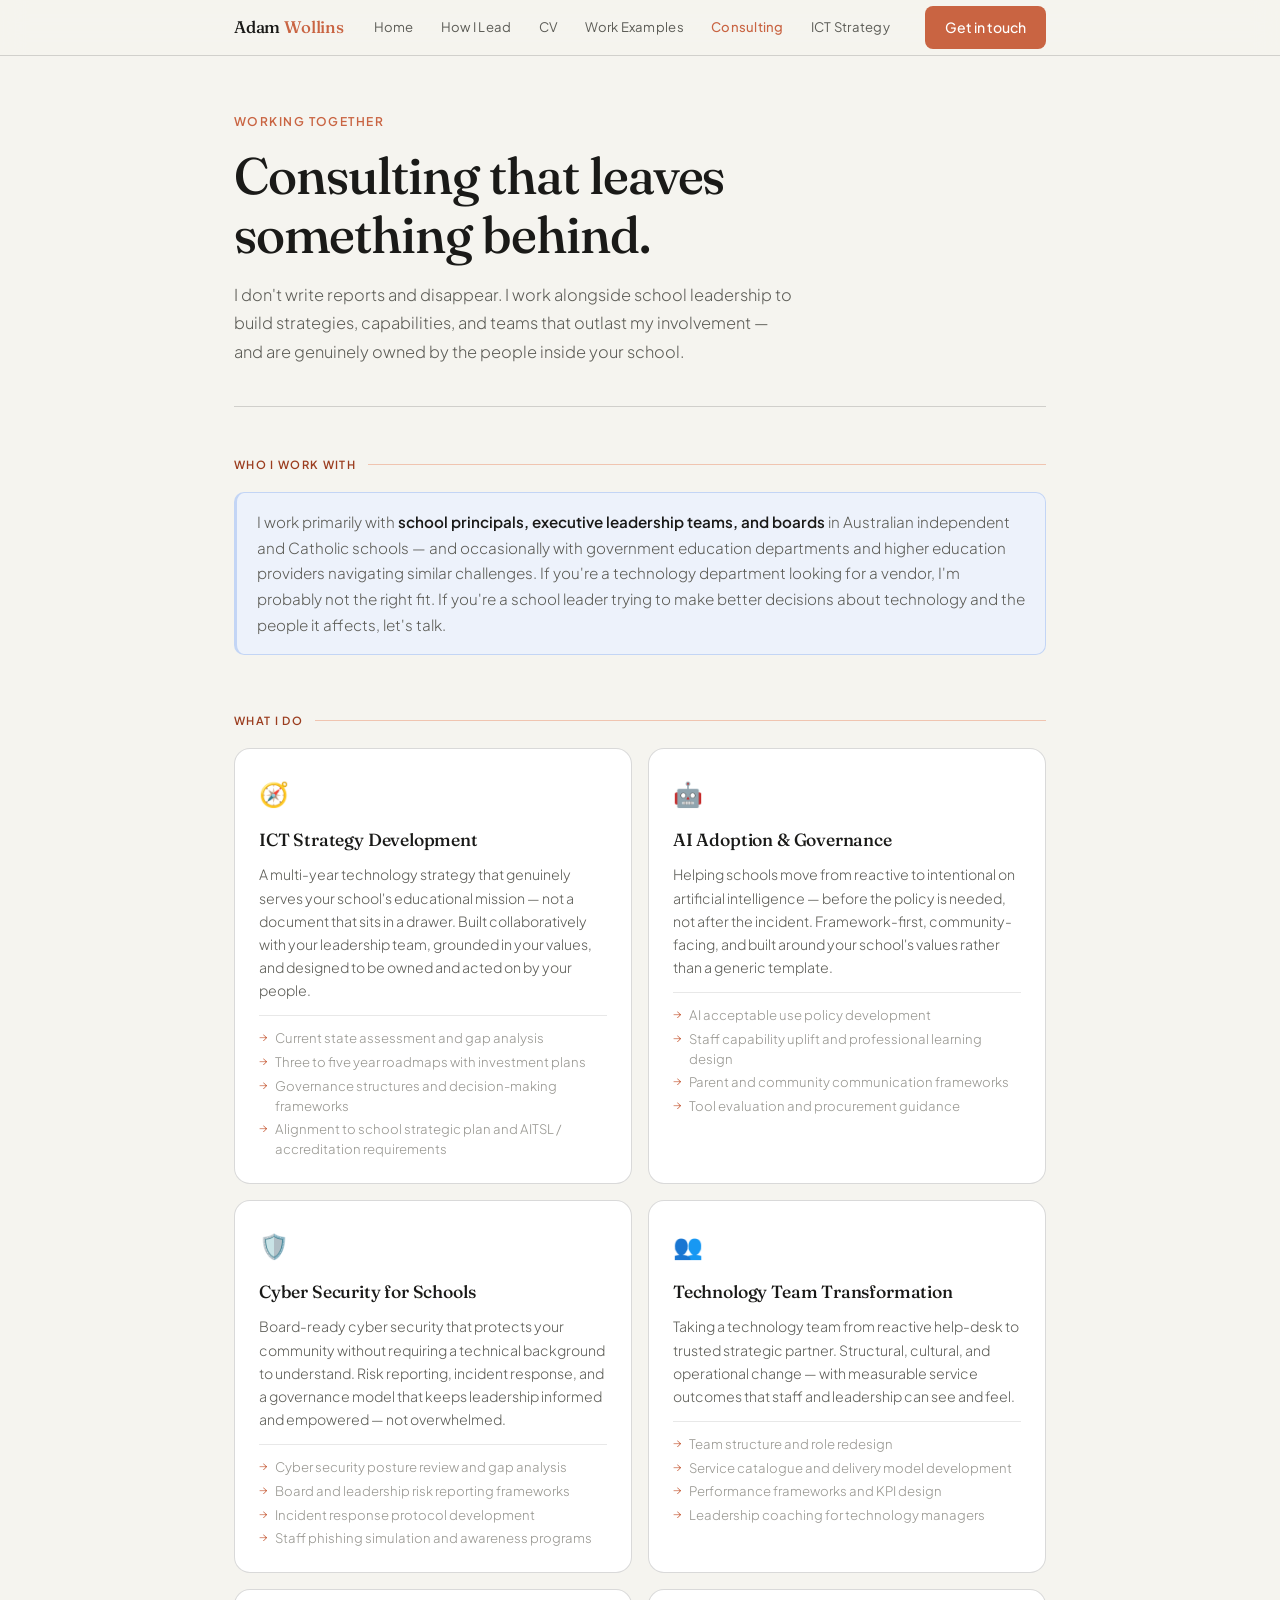
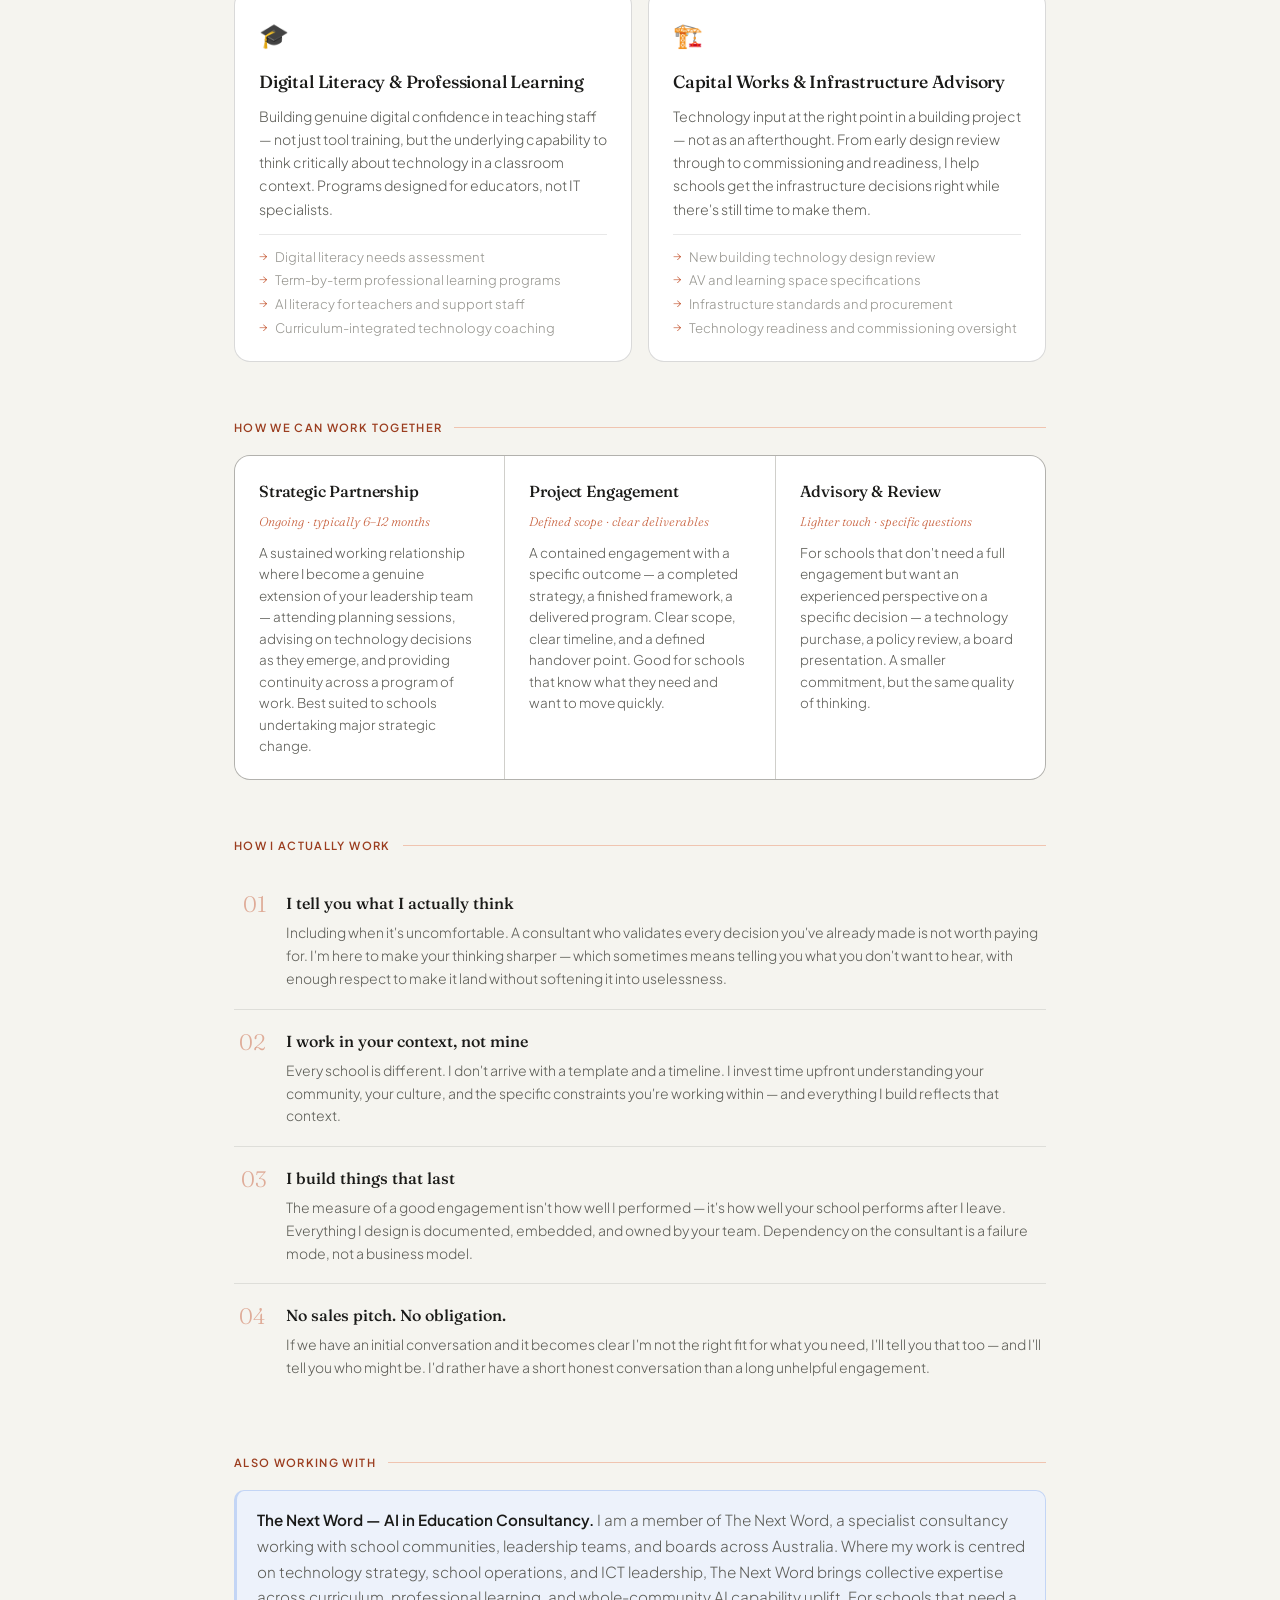
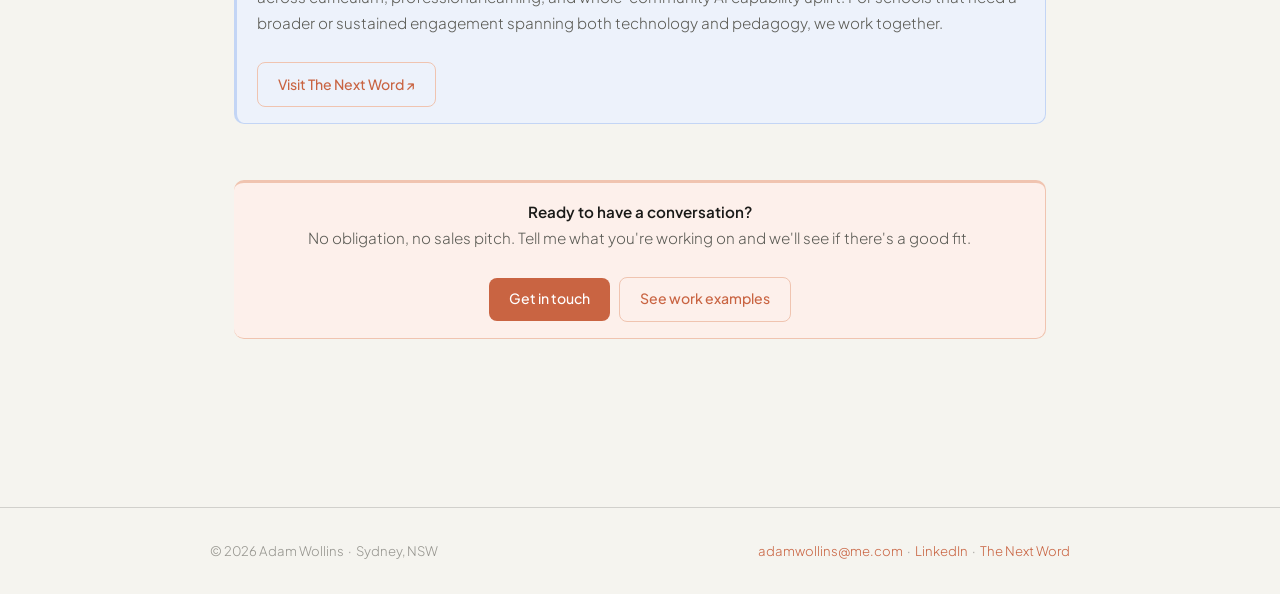
<file: consulting.html>
<!DOCTYPE html>
<html lang="en">
<head>
<meta charset="UTF-8">
<meta name="viewport" content="width=device-width, initial-scale=1.0">
<meta name="description" content="Consulting — Adam Wollins. How I work with schools, boards, and leadership teams on technology strategy, AI adoption, and digital change.">
<title>Consulting — Adam Wollins</title>
<link rel="stylesheet" href="style.css">
<style>
.page-header {
  padding: 3.5rem 0 2.5rem;
  border-bottom: 1px solid var(--border2);
  margin-bottom: 3rem;
}
.page-header .eyebrow {
  font-size: 0.75rem;
  font-weight: 600;
  letter-spacing: 0.12em;
  text-transform: uppercase;
  color: var(--accent);
  margin-bottom: 0.9rem;
}
.page-header h1 { max-width: 600px; margin-bottom: 1rem; }
.page-header .lead { font-size: 1.02rem; color: var(--text2); max-width: 560px; line-height: 1.75; }

/* Services grid */
.services-grid {
  display: grid;
  grid-template-columns: 1fr 1fr;
  gap: 1rem;
}
.service-card {
  background: var(--surface);
  border: 1px solid var(--border2);
  border-radius: var(--radius-lg);
  padding: 1.5rem;
  transition: box-shadow 0.18s, border-color 0.18s;
}
.service-card:hover {
  box-shadow: 0 4px 20px rgba(0,0,0,0.07);
  border-color: var(--accent-bdr);
}
.service-icon { font-size: 1.5rem; margin-bottom: 0.75rem; }
.service-title {
  font-family: var(--font-display);
  font-size: 1.1rem;
  font-weight: 500;
  color: var(--text);
  margin-bottom: 0.5rem;
  letter-spacing: -0.01em;
}
.service-desc {
  font-size: 0.88rem;
  color: var(--text2);
  line-height: 1.65;
  margin-bottom: 0.8rem;
}
.service-list {
  list-style: none;
  padding: 0;
  border-top: 1px solid var(--border);
  padding-top: 0.75rem;
  display: flex;
  flex-direction: column;
  gap: 0.25rem;
}
.service-list li {
  font-size: 0.82rem;
  color: var(--text3);
  padding-left: 1rem;
  position: relative;
  line-height: 1.5;
}
.service-list li::before { content: '→'; position: absolute; left: 0; color: var(--accent); font-size: 0.75rem; }

/* Engagement models */
.models-grid {
  display: grid;
  grid-template-columns: 1fr 1fr 1fr;
  gap: 1px;
  background: var(--border2);
  border: 1px solid var(--border2);
  border-radius: var(--radius-lg);
  overflow: hidden;
}
.model-cell {
  background: var(--surface);
  padding: 1.4rem 1.5rem;
}
.model-name {
  font-family: var(--font-display);
  font-size: 1rem;
  font-weight: 500;
  color: var(--text);
  margin-bottom: 0.35rem;
  letter-spacing: -0.01em;
}
.model-sub {
  font-size: 0.78rem;
  color: var(--accent);
  font-style: italic;
  font-family: var(--font-display);
  margin-bottom: 0.6rem;
}
.model-body {
  font-size: 0.84rem;
  color: var(--text2);
  line-height: 1.6;
  margin: 0;
}

/* Principles */
.principles-list {
  display: flex;
  flex-direction: column;
  gap: 0;
}
.principle-item {
  display: flex;
  gap: 1.25rem;
  align-items: flex-start;
  padding: 1.1rem 0;
  border-bottom: 1px solid var(--border);
}
.principle-item:last-child { border-bottom: none; }
.p-num {
  font-family: var(--font-display);
  font-size: 1.4rem;
  font-weight: 300;
  color: var(--accent);
  opacity: 0.5;
  flex-shrink: 0;
  line-height: 1.3;
  width: 2rem;
  text-align: right;
}
.p-title {
  font-family: var(--font-display);
  font-size: 1rem;
  font-weight: 500;
  color: var(--text);
  margin-bottom: 0.3rem;
}
.p-body {
  font-size: 0.87rem;
  color: var(--text2);
  line-height: 1.65;
  margin: 0;
}

@media (max-width: 640px) {
  .services-grid { grid-template-columns: 1fr; }
  .models-grid   { grid-template-columns: 1fr; }
}
</style>
</head>
<body>

<nav class="site-nav">
  <div class="nav-inner">
    <a href="index.html" class="nav-logo">Adam <span>Wollins</span></a>
    <ul class="nav-links">
      <li><a href="index.html">Home</a></li>
      <li><a href="about.html">How I Lead</a></li>
      <li><a href="cv.html">CV</a></li>
      <li><a href="work.html">Work Examples</a></li>
      <li><a href="consulting.html" class="active">Consulting</a></li>
      <li><a href="ict-strategy.html">ICT Strategy</a></li>
      <li><a href="substack.html">Writing</a></li>
      <li><a href="cht.html">CHT</a></li>
      <li><a href="testimonials.html">Testimonials</a></li>
    </ul>
    <a href="contact.html" class="btn nav-cta">Get in touch</a>
  </div>
</nav>

<div class="page">

  <header class="page-header fade-up">
    <div class="eyebrow">Working together</div>
    <h1>Consulting that leaves something behind.</h1>
    <p class="lead">I don't write reports and disappear. I work alongside school leadership to build strategies, capabilities, and teams that outlast my involvement — and are genuinely owned by the people inside your school.</p>
  </header>

  <!-- ── WHO THIS IS FOR ── -->
  <section class="fade-up delay-1">
    <div class="section-label">Who I work with</div>
    <div class="callout blue">
      I work primarily with <strong>school principals, executive leadership teams, and boards</strong> in Australian independent and Catholic schools — and occasionally with government education departments and higher education providers navigating similar challenges. If you're a technology department looking for a vendor, I'm probably not the right fit. If you're a school leader trying to make better decisions about technology and the people it affects, let's talk.
    </div>
  </section>

  <!-- ── SERVICES ── -->
  <section class="fade-up delay-2">
    <div class="section-label">What I do</div>
    <div class="services-grid">

      <div class="service-card">
        <div class="service-icon">🧭</div>
        <div class="service-title">ICT Strategy Development</div>
        <p class="service-desc">A multi-year technology strategy that genuinely serves your school's educational mission — not a document that sits in a drawer. Built collaboratively with your leadership team, grounded in your values, and designed to be owned and acted on by your people.</p>
        <ul class="service-list">
          <li>Current state assessment and gap analysis</li>
          <li>Three to five year roadmaps with investment plans</li>
          <li>Governance structures and decision-making frameworks</li>
          <li>Alignment to school strategic plan and AITSL / accreditation requirements</li>
        </ul>
      </div>

      <div class="service-card">
        <div class="service-icon">🤖</div>
        <div class="service-title">AI Adoption &amp; Governance</div>
        <p class="service-desc">Helping schools move from reactive to intentional on artificial intelligence — before the policy is needed, not after the incident. Framework-first, community-facing, and built around your school's values rather than a generic template.</p>
        <ul class="service-list">
          <li>AI acceptable use policy development</li>
          <li>Staff capability uplift and professional learning design</li>
          <li>Parent and community communication frameworks</li>
          <li>Tool evaluation and procurement guidance</li>
        </ul>
      </div>

      <div class="service-card">
        <div class="service-icon">🛡️</div>
        <div class="service-title">Cyber Security for Schools</div>
        <p class="service-desc">Board-ready cyber security that protects your community without requiring a technical background to understand. Risk reporting, incident response, and a governance model that keeps leadership informed and empowered — not overwhelmed.</p>
        <ul class="service-list">
          <li>Cyber security posture review and gap analysis</li>
          <li>Board and leadership risk reporting frameworks</li>
          <li>Incident response protocol development</li>
          <li>Staff phishing simulation and awareness programs</li>
        </ul>
      </div>

      <div class="service-card">
        <div class="service-icon">👥</div>
        <div class="service-title">Technology Team Transformation</div>
        <p class="service-desc">Taking a technology team from reactive help-desk to trusted strategic partner. Structural, cultural, and operational change — with measurable service outcomes that staff and leadership can see and feel.</p>
        <ul class="service-list">
          <li>Team structure and role redesign</li>
          <li>Service catalogue and delivery model development</li>
          <li>Performance frameworks and KPI design</li>
          <li>Leadership coaching for technology managers</li>
        </ul>
      </div>

      <div class="service-card">
        <div class="service-icon">🎓</div>
        <div class="service-title">Digital Literacy &amp; Professional Learning</div>
        <p class="service-desc">Building genuine digital confidence in teaching staff — not just tool training, but the underlying capability to think critically about technology in a classroom context. Programs designed for educators, not IT specialists.</p>
        <ul class="service-list">
          <li>Digital literacy needs assessment</li>
          <li>Term-by-term professional learning programs</li>
          <li>AI literacy for teachers and support staff</li>
          <li>Curriculum-integrated technology coaching</li>
        </ul>
      </div>

      <div class="service-card">
        <div class="service-icon">🏗️</div>
        <div class="service-title">Capital Works &amp; Infrastructure Advisory</div>
        <p class="service-desc">Technology input at the right point in a building project — not as an afterthought. From early design review through to commissioning and readiness, I help schools get the infrastructure decisions right while there's still time to make them.</p>
        <ul class="service-list">
          <li>New building technology design review</li>
          <li>AV and learning space specifications</li>
          <li>Infrastructure standards and procurement</li>
          <li>Technology readiness and commissioning oversight</li>
        </ul>
      </div>

    </div>
  </section>

  <!-- ── ENGAGEMENT MODELS ── -->
  <section class="fade-up">
    <div class="section-label">How we can work together</div>
    <div class="models-grid">
      <div class="model-cell">
        <div class="model-name">Strategic Partnership</div>
        <div class="model-sub">Ongoing · typically 6–12 months</div>
        <p class="model-body">A sustained working relationship where I become a genuine extension of your leadership team — attending planning sessions, advising on technology decisions as they emerge, and providing continuity across a program of work. Best suited to schools undertaking major strategic change.</p>
      </div>
      <div class="model-cell">
        <div class="model-name">Project Engagement</div>
        <div class="model-sub">Defined scope · clear deliverables</div>
        <p class="model-body">A contained engagement with a specific outcome — a completed strategy, a finished framework, a delivered program. Clear scope, clear timeline, and a defined handover point. Good for schools that know what they need and want to move quickly.</p>
      </div>
      <div class="model-cell">
        <div class="model-name">Advisory &amp; Review</div>
        <div class="model-sub">Lighter touch · specific questions</div>
        <p class="model-body">For schools that don't need a full engagement but want an experienced perspective on a specific decision — a technology purchase, a policy review, a board presentation. A smaller commitment, but the same quality of thinking.</p>
      </div>
    </div>
  </section>

  <!-- ── HOW I WORK ── -->
  <section class="fade-up">
    <div class="section-label">How I actually work</div>
    <div class="principles-list">
      <div class="principle-item">
        <div class="p-num">01</div>
        <div>
          <div class="p-title">I tell you what I actually think</div>
          <p class="p-body">Including when it's uncomfortable. A consultant who validates every decision you've already made is not worth paying for. I'm here to make your thinking sharper — which sometimes means telling you what you don't want to hear, with enough respect to make it land without softening it into uselessness.</p>
        </div>
      </div>
      <div class="principle-item">
        <div class="p-num">02</div>
        <div>
          <div class="p-title">I work in your context, not mine</div>
          <p class="p-body">Every school is different. I don't arrive with a template and a timeline. I invest time upfront understanding your community, your culture, and the specific constraints you're working within — and everything I build reflects that context.</p>
        </div>
      </div>
      <div class="principle-item">
        <div class="p-num">03</div>
        <div>
          <div class="p-title">I build things that last</div>
          <p class="p-body">The measure of a good engagement isn't how well I performed — it's how well your school performs after I leave. Everything I design is documented, embedded, and owned by your team. Dependency on the consultant is a failure mode, not a business model.</p>
        </div>
      </div>
      <div class="principle-item">
        <div class="p-num">04</div>
        <div>
          <div class="p-title">No sales pitch. No obligation.</div>
          <p class="p-body">If we have an initial conversation and it becomes clear I'm not the right fit for what you need, I'll tell you that too — and I'll tell you who might be. I'd rather have a short honest conversation than a long unhelpful engagement.</p>
        </div>
      </div>
    </div>
  </section>


  <!-- ── THE NEXT WORD ── -->
  <section class="fade-up">
    <div class="section-label">Also working with</div>
    <div class="callout blue">
      <strong>The Next Word — AI in Education Consultancy.</strong> I am a member of The Next Word, a specialist consultancy working with school communities, leadership teams, and boards across Australia. Where my work is centred on technology strategy, school operations, and ICT leadership, The Next Word brings collective expertise across curriculum, professional learning, and whole-community AI capability uplift. For schools that need a broader or sustained engagement spanning both technology and pedagogy, we work together.
      <br><br>
      <a href="https://www.nextwordnow.com" target="_blank" rel="noopener" class="btn btn-secondary" style="display: inline-flex;">Visit The Next Word ↗</a>
    </div>
  </section>

  <!-- ── CTA ── -->
  <section>
    <div class="callout accent" style="text-align: center; border-left: none; border-top: 3px solid var(--accent-bdr);">
      <strong>Ready to have a conversation?</strong><br>
      No obligation, no sales pitch. Tell me what you're working on and we'll see if there's a good fit.<br><br>
      <a href="contact.html" class="btn btn-primary" style="display: inline-flex; margin: 0 auto;">Get in touch</a>
      &nbsp;
      <a href="work.html" class="btn btn-secondary" style="display: inline-flex; margin: 0 auto;">See work examples</a>
    </div>
  </section>

</div>

<footer class="site-footer">
  <div class="footer-inner">
    <span>© 2026 Adam Wollins &nbsp;·&nbsp; Sydney, NSW</span>
    <span>
      <a href="mailto:adamwollins@me.com">adamwollins@me.com</a>
      &nbsp;·&nbsp;
      <a href="https://www.linkedin.com/in/adamwollins" target="_blank" rel="noopener">LinkedIn</a>
      &nbsp;·&nbsp;
      <a href="https://www.nextwordnow.com" target="_blank" rel="noopener">The Next Word</a>
    </span>
  </div>
</footer>

</body>
</html>
</file>
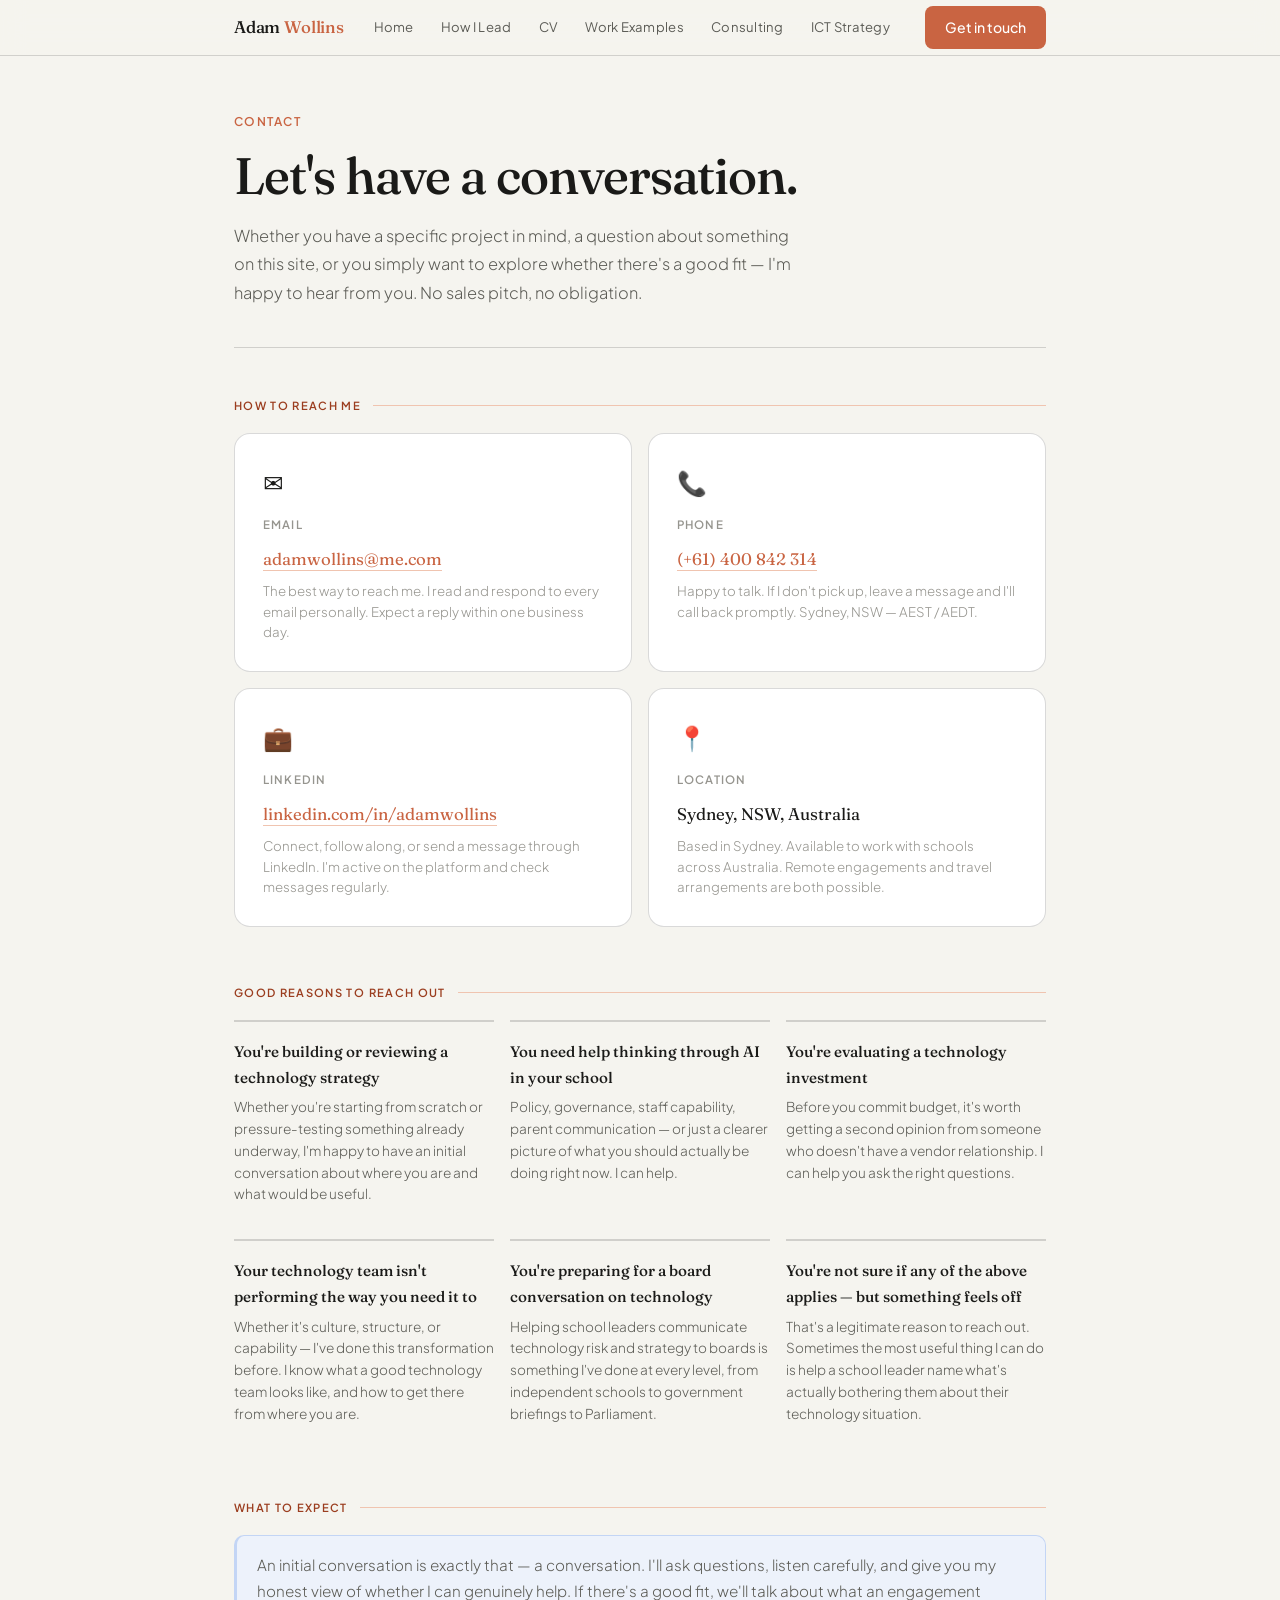
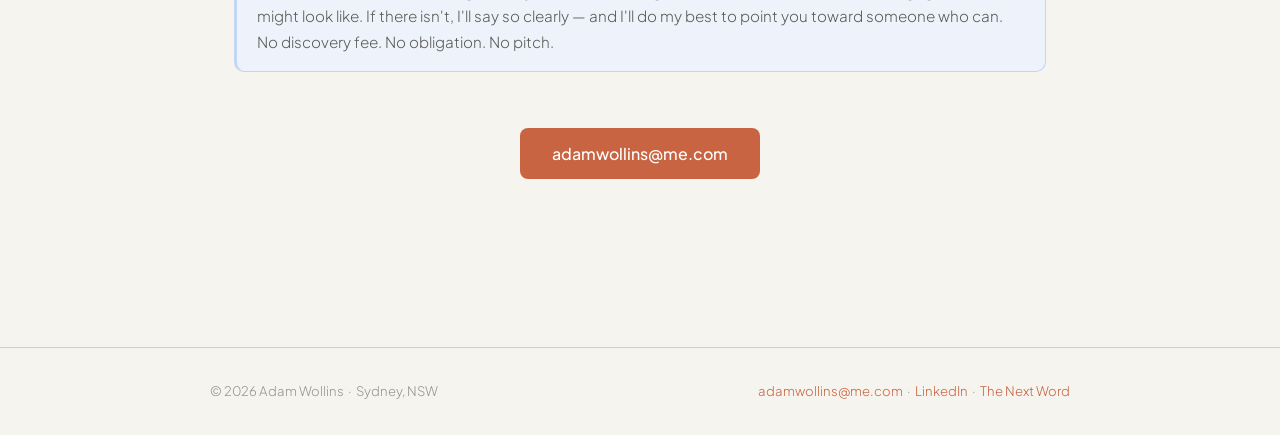
<file: contact.html>
<!DOCTYPE html>
<html lang="en">
<head>
<meta charset="UTF-8">
<meta name="viewport" content="width=device-width, initial-scale=1.0">
<meta name="description" content="Get in touch — Adam Wollins. Technology executive and ICT strategist for Australian schools.">
<title>Contact — Adam Wollins</title>
<link rel="stylesheet" href="style.css">
<style>
.page-header {
  padding: 3.5rem 0 2.5rem;
  border-bottom: 1px solid var(--border2);
  margin-bottom: 3rem;
}
.page-header .eyebrow {
  font-size: 0.75rem;
  font-weight: 600;
  letter-spacing: 0.12em;
  text-transform: uppercase;
  color: var(--accent);
  margin-bottom: 0.9rem;
}
.page-header h1 { max-width: 600px; margin-bottom: 1rem; }
.page-header .lead { font-size: 1.02rem; color: var(--text2); max-width: 560px; line-height: 1.75; }

/* Contact layout */
.contact-layout {
  display: grid;
  grid-template-columns: 1fr 1fr;
  gap: 2rem;
  margin-bottom: 3rem;
}

/* Contact card */
.contact-card {
  background: var(--surface);
  border: 1px solid var(--border2);
  border-radius: var(--radius-lg);
  padding: 1.75rem;
  display: flex;
  flex-direction: column;
  gap: 0.5rem;
}
.contact-card .cc-icon { font-size: 1.5rem; margin-bottom: 0.25rem; }
.contact-card .cc-label {
  font-size: 0.72rem;
  font-weight: 600;
  letter-spacing: 0.1em;
  text-transform: uppercase;
  color: var(--text3);
  margin-bottom: 0.15rem;
}
.contact-card .cc-value {
  font-family: var(--font-display);
  font-size: 1.05rem;
  font-weight: 400;
  color: var(--text);
}
.contact-card .cc-value a {
  color: var(--accent);
  text-decoration: none;
  border-bottom: 1px solid var(--accent-bdr);
  padding-bottom: 1px;
  transition: color 0.15s, border-color 0.15s;
}
.contact-card .cc-value a:hover { color: var(--accent-dark); border-color: var(--accent); }
.contact-card .cc-note {
  font-size: 0.83rem;
  color: var(--text3);
  line-height: 1.55;
}

/* Contact grid 2x2 */
.contact-grid {
  display: grid;
  grid-template-columns: 1fr 1fr;
  gap: 1rem;
  margin-bottom: 3rem;
}

/* Reasons to reach out */
.reasons-grid {
  display: grid;
  grid-template-columns: 1fr 1fr 1fr;
  gap: 1rem;
}
.reason-item {
  padding: 1.1rem 0;
  border-top: 2px solid var(--border2);
  transition: border-color 0.15s;
}
.reason-item:hover { border-color: var(--accent); }
.reason-title {
  font-family: var(--font-display);
  font-size: 0.95rem;
  font-weight: 500;
  color: var(--text);
  margin-bottom: 0.35rem;
}
.reason-body { font-size: 0.85rem; color: var(--text2); line-height: 1.6; margin: 0; }

@media (max-width: 640px) {
  .contact-layout { grid-template-columns: 1fr; }
  .contact-grid   { grid-template-columns: 1fr; }
  .reasons-grid   { grid-template-columns: 1fr; }
}
</style>
</head>
<body>

<nav class="site-nav">
  <div class="nav-inner">
    <a href="index.html" class="nav-logo">Adam <span>Wollins</span></a>
    <ul class="nav-links">
      <li><a href="index.html">Home</a></li>
      <li><a href="about.html">How I Lead</a></li>
      <li><a href="cv.html">CV</a></li>
      <li><a href="work.html">Work Examples</a></li>
      <li><a href="consulting.html">Consulting</a></li>
      <li><a href="ict-strategy.html">ICT Strategy</a></li>
      <li><a href="substack.html">Writing</a></li>
      <li><a href="cht.html">CHT</a></li>
      <li><a href="testimonials.html">Testimonials</a></li>
    </ul>
    <a href="contact.html" class="btn nav-cta active">Get in touch</a>
  </div>
</nav>

<div class="page">

  <header class="page-header fade-up">
    <div class="eyebrow">Contact</div>
    <h1>Let's have a conversation.</h1>
    <p class="lead">Whether you have a specific project in mind, a question about something on this site, or you simply want to explore whether there's a good fit — I'm happy to hear from you. No sales pitch, no obligation.</p>
  </header>

  <!-- ── CONTACT METHODS ── -->
  <section class="fade-up delay-1">
    <div class="section-label">How to reach me</div>
    <div class="contact-grid">

      <div class="contact-card">
        <div class="cc-icon">✉️</div>
        <div class="cc-label">Email</div>
        <div class="cc-value"><a href="mailto:adamwollins@me.com">adamwollins@me.com</a></div>
        <div class="cc-note">The best way to reach me. I read and respond to every email personally. Expect a reply within one business day.</div>
      </div>

      <div class="contact-card">
        <div class="cc-icon">📞</div>
        <div class="cc-label">Phone</div>
        <div class="cc-value"><a href="tel:+61400842314">(+61) 400 842 314</a></div>
        <div class="cc-note">Happy to talk. If I don't pick up, leave a message and I'll call back promptly. Sydney, NSW — AEST / AEDT.</div>
      </div>

      <div class="contact-card">
        <div class="cc-icon">💼</div>
        <div class="cc-label">LinkedIn</div>
        <div class="cc-value"><a href="https://www.linkedin.com/in/adamwollins" target="_blank" rel="noopener">linkedin.com/in/adamwollins</a></div>
        <div class="cc-note">Connect, follow along, or send a message through LinkedIn. I'm active on the platform and check messages regularly.</div>
      </div>

      <div class="contact-card">
        <div class="cc-icon">📍</div>
        <div class="cc-label">Location</div>
        <div class="cc-value">Sydney, NSW, Australia</div>
        <div class="cc-note">Based in Sydney. Available to work with schools across Australia. Remote engagements and travel arrangements are both possible.</div>
      </div>

    </div>
  </section>

  <!-- ── GOOD REASONS TO REACH OUT ── -->
  <section class="fade-up">
    <div class="section-label">Good reasons to reach out</div>
    <div class="reasons-grid">
      <div class="reason-item">
        <div class="reason-title">You're building or reviewing a technology strategy</div>
        <p class="reason-body">Whether you're starting from scratch or pressure-testing something already underway, I'm happy to have an initial conversation about where you are and what would be useful.</p>
      </div>
      <div class="reason-item">
        <div class="reason-title">You need help thinking through AI in your school</div>
        <p class="reason-body">Policy, governance, staff capability, parent communication — or just a clearer picture of what you should actually be doing right now. I can help.</p>
      </div>
      <div class="reason-item">
        <div class="reason-title">You're evaluating a technology investment</div>
        <p class="reason-body">Before you commit budget, it's worth getting a second opinion from someone who doesn't have a vendor relationship. I can help you ask the right questions.</p>
      </div>
      <div class="reason-item">
        <div class="reason-title">Your technology team isn't performing the way you need it to</div>
        <p class="reason-body">Whether it's culture, structure, or capability — I've done this transformation before. I know what a good technology team looks like, and how to get there from where you are.</p>
      </div>
      <div class="reason-item">
        <div class="reason-title">You're preparing for a board conversation on technology</div>
        <p class="reason-body">Helping school leaders communicate technology risk and strategy to boards is something I've done at every level, from independent schools to government briefings to Parliament.</p>
      </div>
      <div class="reason-item">
        <div class="reason-title">You're not sure if any of the above applies — but something feels off</div>
        <p class="reason-body">That's a legitimate reason to reach out. Sometimes the most useful thing I can do is help a school leader name what's actually bothering them about their technology situation.</p>
      </div>
    </div>
  </section>

  <!-- ── WHAT TO EXPECT ── -->
  <section class="fade-up">
    <div class="section-label">What to expect</div>
    <div class="callout blue">
      An initial conversation is exactly that — a conversation. I'll ask questions, listen carefully, and give you my honest view of whether I can genuinely help. If there's a good fit, we'll talk about what an engagement might look like. If there isn't, I'll say so clearly — and I'll do my best to point you toward someone who can. No discovery fee. No obligation. No pitch.
    </div>
  </section>

  <!-- ── CTA ── -->
  <section style="text-align: center;">
    <a href="mailto:adamwollins@me.com" class="btn btn-primary" style="font-size: 1rem; padding: 0.75rem 2rem;">adamwollins@me.com</a>
  </section>

</div>

<footer class="site-footer">
  <div class="footer-inner">
    <span>© 2026 Adam Wollins &nbsp;·&nbsp; Sydney, NSW</span>
    <span>
      <a href="mailto:adamwollins@me.com">adamwollins@me.com</a>
      &nbsp;·&nbsp;
      <a href="https://www.linkedin.com/in/adamwollins" target="_blank" rel="noopener">LinkedIn</a>
      &nbsp;·&nbsp;
      <a href="https://thenextword.com.au" target="_blank" rel="noopener">The Next Word</a>
    </span>
  </div>
</footer>

</body>
</html>
</file>
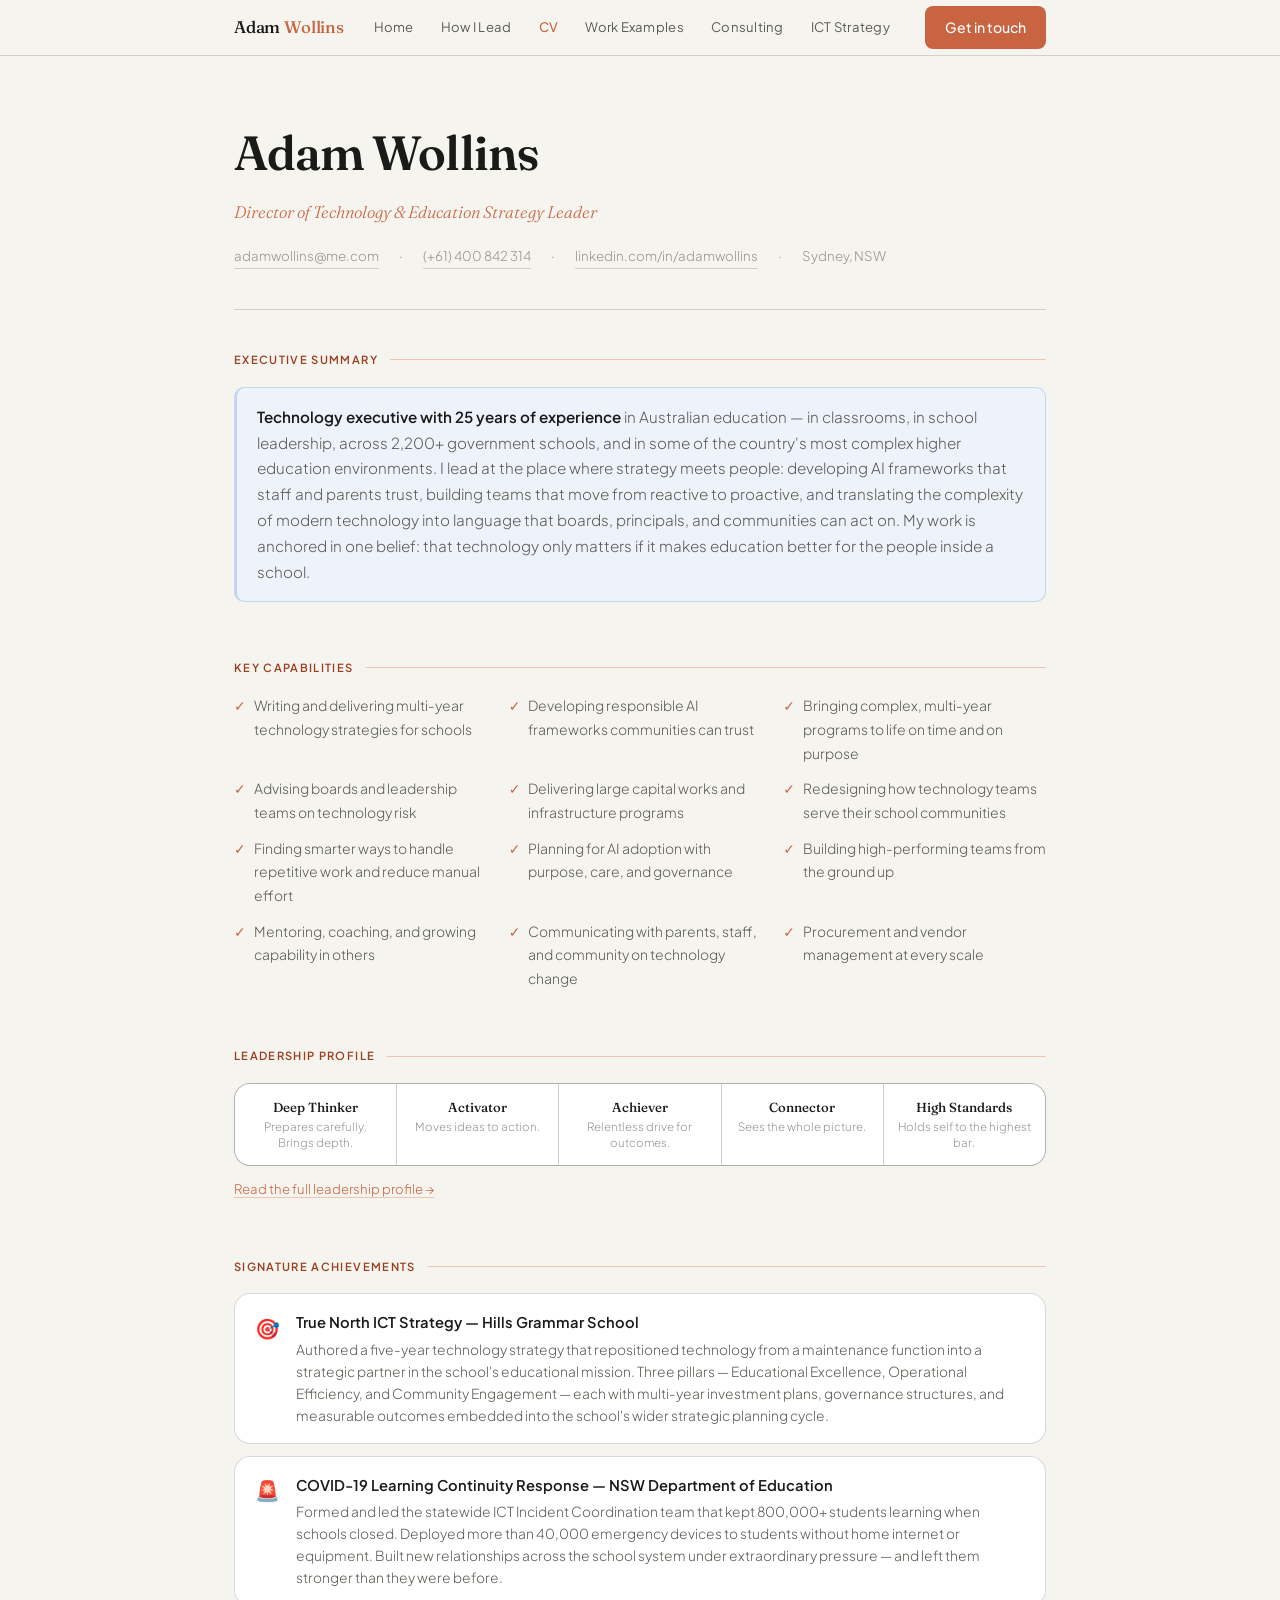
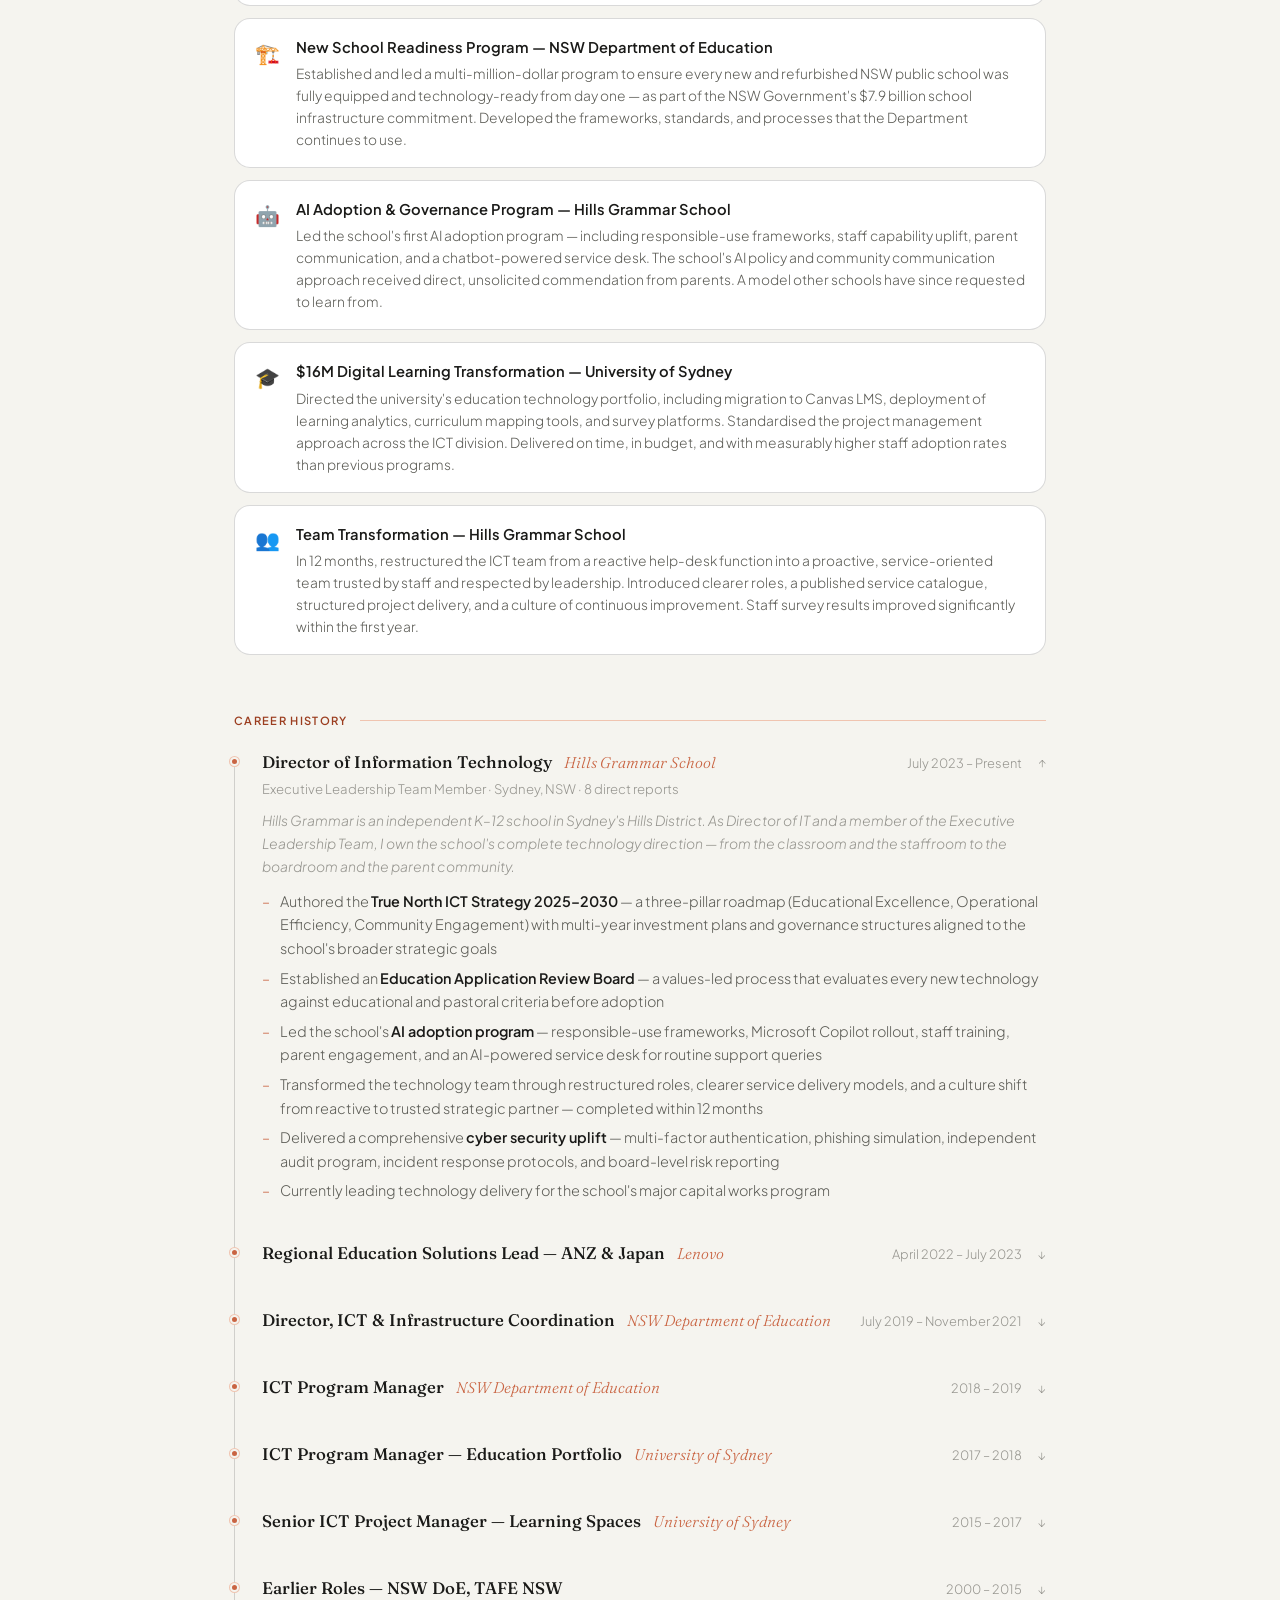
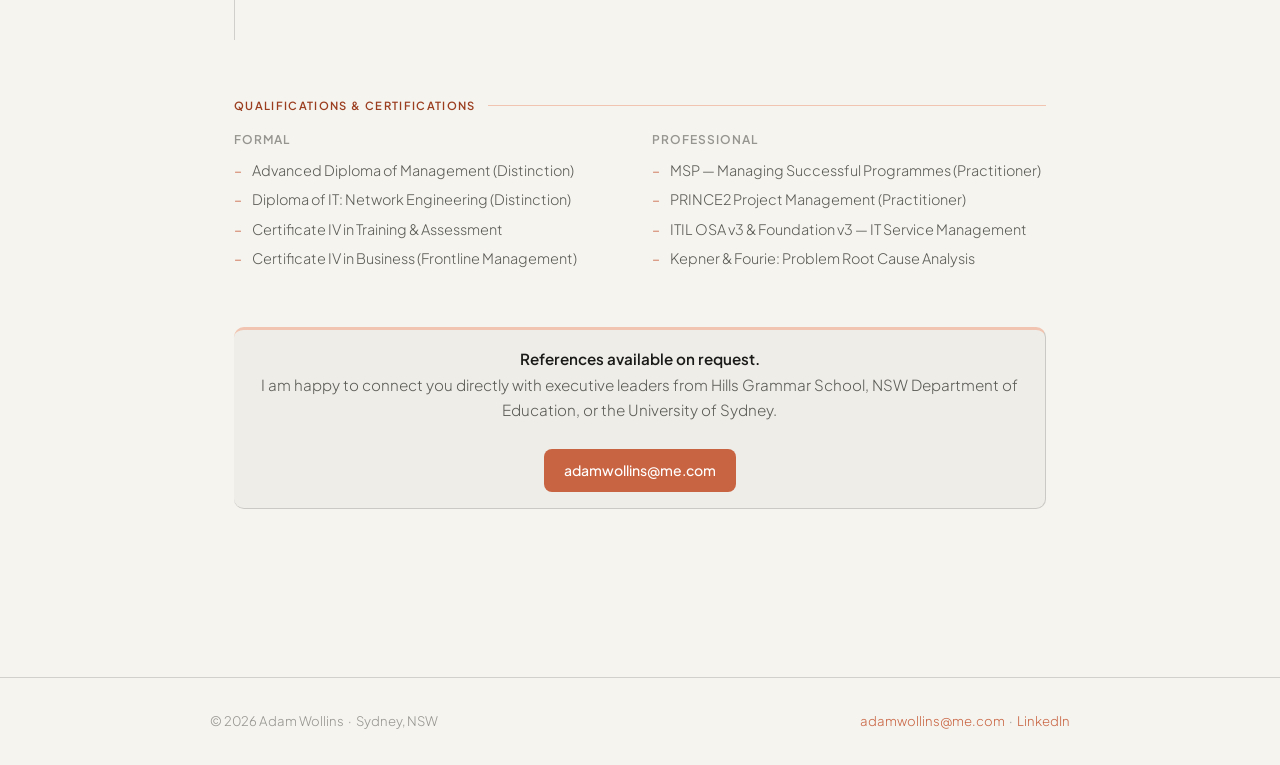
<file: cv.html>
<!DOCTYPE html>
<html lang="en">
<head>
<meta charset="UTF-8">
<meta name="viewport" content="width=device-width, initial-scale=1.0">
<meta name="description" content="Adam Wollins — CV. Technology executive with 24+ years leading technology strategy and transformation in education and government.">
<title>CV — Adam Wollins</title>
<link rel="stylesheet" href="style.css">
<style>
/* ── CV-SPECIFIC ── */
.cv-header {
  padding: 3.5rem 0 2.5rem;
  border-bottom: 1px solid var(--border2);
  margin-bottom: 2.5rem;
}
.cv-name {
  font-family: var(--font-display);
  font-size: clamp(2rem, 5vw, 3rem);
  font-weight: 600;
  letter-spacing: -0.02em;
  margin-bottom: 0.3rem;
}
.cv-tagline {
  font-family: var(--font-display);
  font-size: 1.05rem;
  font-weight: 300;
  font-style: italic;
  color: var(--accent);
  margin-bottom: 1.1rem;
}
.cv-contact {
  display: flex;
  flex-wrap: wrap;
  gap: 0.4rem 1.25rem;
  font-size: 0.83rem;
  color: var(--text3);
}
.cv-contact a { color: var(--text3); text-decoration: none; border-bottom: 1px solid var(--border2); padding-bottom: 1px; transition: color 0.15s, border-color 0.15s; }
.cv-contact a:hover { color: var(--accent); border-color: var(--accent-bdr); }

/* Caps table */
.caps-grid {
  display: grid;
  grid-template-columns: 1fr 1fr 1fr;
  gap: 0.75rem;
  margin-bottom: 0.5rem;
}
.cap-item {
  display: flex;
  align-items: flex-start;
  gap: 0.5rem;
  font-size: 0.87rem;
  color: var(--text2);
}
.cap-item::before { content: '✓'; color: var(--accent); font-weight: 600; flex-shrink: 0; }

/* Leadership profile strip */
.leadership-strip {
  display: grid;
  grid-template-columns: repeat(5, 1fr);
  gap: 1px;
  background: var(--border2);
  border: 1px solid var(--border2);
  border-radius: var(--radius-lg);
  overflow: hidden;
  margin-bottom: 0.75rem;
}
.ls-cell {
  background: var(--surface);
  padding: 0.9rem 0.85rem;
  text-align: center;
}
.ls-cell .ls-name {
  font-family: var(--font-display);
  font-size: 0.82rem;
  font-weight: 500;
  color: var(--text);
  line-height: 1.3;
  margin-bottom: 0.2rem;
}
.ls-cell .ls-plain {
  font-size: 0.72rem;
  color: var(--text3);
  line-height: 1.4;
}

/* Timeline */
.timeline { position: relative; }
.timeline::before {
  content: '';
  position: absolute;
  left: 0;
  top: 0.6rem;
  bottom: 0;
  width: 1px;
  background: var(--border2);
}
.tl-entry {
  padding-left: 1.75rem;
  padding-bottom: 2.25rem;
  position: relative;
}
.tl-entry::before {
  content: '';
  position: absolute;
  left: -4px;
  top: 0.6rem;
  width: 9px;
  height: 9px;
  border-radius: 50%;
  background: var(--accent);
  border: 2px solid var(--bg);
  box-shadow: 0 0 0 1px var(--accent-bdr);
}

.tl-header {
  display: flex;
  flex-wrap: wrap;
  align-items: baseline;
  gap: 0.3rem 0.75rem;
  margin-bottom: 0.15rem;
  cursor: pointer;
}
.tl-title { font-family: var(--font-display); font-size: 1.05rem; font-weight: 500; color: var(--text); }
.tl-org   { font-family: var(--font-display); font-style: italic; font-size: 0.97rem; color: var(--accent); }
.tl-date  { font-size: 0.8rem; color: var(--text3); margin-left: auto; }
.tl-meta  { font-size: 0.82rem; color: var(--text3); margin-bottom: 0.6rem; }
.tl-context { font-size: 0.87rem; color: var(--text3); font-style: italic; margin-bottom: 0.65rem; line-height: 1.65; }

details > summary { list-style: none; }
details > summary::-webkit-details-marker { display: none; }
details > summary .tl-header::after {
  content: '↓';
  font-size: 0.75rem;
  color: var(--text3);
  margin-left: 0.25rem;
  font-family: var(--font-body);
  font-style: normal;
  transition: transform 0.2s;
}
details[open] > summary .tl-header::after { transform: rotate(180deg); }
details[open] .bullet-list { animation: fadeUp 0.2s ease; }

/* Achievements */
.achievement-list { display: flex; flex-direction: column; gap: 0.75rem; }
.achievement {
  display: flex;
  gap: 1rem;
  background: var(--surface);
  border: 1px solid var(--border2);
  border-radius: var(--radius-lg);
  padding: 1rem 1.25rem;
  transition: box-shadow 0.15s;
}
.achievement:hover { box-shadow: 0 2px 12px rgba(0,0,0,0.06); }
.ach-icon { font-size: 1.25rem; flex-shrink: 0; margin-top: 0.05rem; }
.ach-title { font-family: var(--font-body); font-size: 0.92rem; font-weight: 600; color: var(--text); margin-bottom: 0.2rem; }
.ach-body { font-size: 0.86rem; color: var(--text2); line-height: 1.6; margin: 0; }

/* Qual grid */
.qual-grid { display: grid; grid-template-columns: 1fr 1fr; gap: 1.5rem; }
.qual-col h3 { font-size: 0.75rem; font-weight: 600; letter-spacing: 0.08em; text-transform: uppercase; color: var(--text3); margin-bottom: 0.75rem; font-family: var(--font-body); }

@media (max-width: 600px) {
  .caps-grid        { grid-template-columns: 1fr; }
  .qual-grid        { grid-template-columns: 1fr; }
  .leadership-strip { grid-template-columns: 1fr 1fr; }
  .tl-date          { margin-left: 0; }
}
</style>
</head>
<body>

<nav class="site-nav">
  <div class="nav-inner">
    <a href="index.html" class="nav-logo">Adam <span>Wollins</span></a>
    <ul class="nav-links">
      <li><a href="index.html">Home</a></li>
      <li><a href="about.html">How I Lead</a></li>
      <li><a href="cv.html" class="active">CV</a></li>
      <li><a href="work.html">Work Examples</a></li>
      <li><a href="consulting.html">Consulting</a></li>
      <li><a href="ict-strategy.html">ICT Strategy</a></li>
      <li><a href="substack.html">Writing</a></li>
      <li><a href="cht.html">CHT</a></li>
      <li><a href="testimonials.html">Testimonials</a></li>
    </ul>
    <a href="contact.html" class="btn nav-cta">Get in touch</a>
  </div>
</nav>

<div class="page">

  <!-- ── CV HEADER ── -->
  <header class="cv-header fade-up">
    <div class="cv-name">Adam Wollins</div>
    <div class="cv-tagline">Director of Technology &amp; Education Strategy Leader</div>
    <div class="cv-contact">
      <a href="mailto:adamwollins@me.com">adamwollins@me.com</a>
      <span>·</span>
      <a href="tel:+61400842314">(+61) 400 842 314</a>
      <span>·</span>
      <a href="https://www.linkedin.com/in/adamwollins" target="_blank" rel="noopener">linkedin.com/in/adamwollins</a>
      <span>·</span>
      <span>Sydney, NSW</span>
    </div>
  </header>

  <!-- ── SUMMARY ── -->
  <section class="fade-up delay-1">
    <div class="section-label">Executive Summary</div>
    <div class="callout blue">
      <strong>Technology executive with 25 years of experience</strong> in Australian education — in classrooms, in school leadership, across 2,200+ government schools, and in some of the country's most complex higher education environments. I lead at the place where strategy meets people: developing AI frameworks that staff and parents trust, building teams that move from reactive to proactive, and translating the complexity of modern technology into language that boards, principals, and communities can act on. My work is anchored in one belief: that technology only matters if it makes education better for the people inside a school.
    </div>
  </section>

  <!-- ── CAPABILITIES ── -->
  <section class="fade-up delay-2">
    <div class="section-label">Key Capabilities</div>
    <div class="caps-grid">
      <div class="cap-item">Writing and delivering multi-year technology strategies for schools</div>
      <div class="cap-item">Developing responsible AI frameworks communities can trust</div>
      <div class="cap-item">Bringing complex, multi-year programs to life on time and on purpose</div>
      <div class="cap-item">Advising boards and leadership teams on technology risk</div>
      <div class="cap-item">Delivering large capital works and infrastructure programs</div>
      <div class="cap-item">Redesigning how technology teams serve their school communities</div>
      <div class="cap-item">Finding smarter ways to handle repetitive work and reduce manual effort</div>
      <div class="cap-item">Planning for AI adoption with purpose, care, and governance</div>
      <div class="cap-item">Building high-performing teams from the ground up</div>
      <div class="cap-item">Mentoring, coaching, and growing capability in others</div>
      <div class="cap-item">Communicating with parents, staff, and community on technology change</div>
      <div class="cap-item">Procurement and vendor management at every scale</div>
    </div>
  </section>

  <!-- ── LEADERSHIP PROFILE ── -->
  <section class="fade-up delay-2">
    <div class="section-label">Leadership profile</div>
    <div class="leadership-strip">
      <div class="ls-cell">
        <div class="ls-name">Deep Thinker</div>
        <div class="ls-plain">Prepares carefully. Brings depth.</div>
      </div>
      <div class="ls-cell">
        <div class="ls-name">Activator</div>
        <div class="ls-plain">Moves ideas to action.</div>
      </div>
      <div class="ls-cell">
        <div class="ls-name">Achiever</div>
        <div class="ls-plain">Relentless drive for outcomes.</div>
      </div>
      <div class="ls-cell">
        <div class="ls-name">Connector</div>
        <div class="ls-plain">Sees the whole picture.</div>
      </div>
      <div class="ls-cell">
        <div class="ls-name">High Standards</div>
        <div class="ls-plain">Holds self to the highest bar.</div>
      </div>
    </div>
    <p style="font-size: 0.82rem; color: var(--text3);">
      <a href="about.html" style="color: var(--accent); text-decoration: none; border-bottom: 1px solid var(--accent-bdr);">Read the full leadership profile →</a>
    </p>
  </section>

  <!-- ── ACHIEVEMENTS ── -->
  <section class="fade-up delay-3">
    <div class="section-label">Signature Achievements</div>
    <div class="achievement-list">

      <div class="achievement">
        <div class="ach-icon">🎯</div>
        <div>
          <div class="ach-title">True North ICT Strategy — Hills Grammar School</div>
          <p class="ach-body">Authored a five-year technology strategy that repositioned technology from a maintenance function into a strategic partner in the school's educational mission. Three pillars — Educational Excellence, Operational Efficiency, and Community Engagement — each with multi-year investment plans, governance structures, and measurable outcomes embedded into the school's wider strategic planning cycle.</p>
        </div>
      </div>

      <div class="achievement">
        <div class="ach-icon">🚨</div>
        <div>
          <div class="ach-title">COVID-19 Learning Continuity Response — NSW Department of Education</div>
          <p class="ach-body">Formed and led the statewide ICT Incident Coordination team that kept 800,000+ students learning when schools closed. Deployed more than 40,000 emergency devices to students without home internet or equipment. Built new relationships across the school system under extraordinary pressure — and left them stronger than they were before.</p>
        </div>
      </div>

      <div class="achievement">
        <div class="ach-icon">🏗️</div>
        <div>
          <div class="ach-title">New School Readiness Program — NSW Department of Education</div>
          <p class="ach-body">Established and led a multi-million-dollar program to ensure every new and refurbished NSW public school was fully equipped and technology-ready from day one — as part of the NSW Government's $7.9 billion school infrastructure commitment. Developed the frameworks, standards, and processes that the Department continues to use.</p>
        </div>
      </div>

      <div class="achievement">
        <div class="ach-icon">🤖</div>
        <div>
          <div class="ach-title">AI Adoption &amp; Governance Program — Hills Grammar School</div>
          <p class="ach-body">Led the school's first AI adoption program — including responsible-use frameworks, staff capability uplift, parent communication, and a chatbot-powered service desk. The school's AI policy and community communication approach received direct, unsolicited commendation from parents. A model other schools have since requested to learn from.</p>
        </div>
      </div>

      <div class="achievement">
        <div class="ach-icon">🎓</div>
        <div>
          <div class="ach-title">$16M Digital Learning Transformation — University of Sydney</div>
          <p class="ach-body">Directed the university's education technology portfolio, including migration to Canvas LMS, deployment of learning analytics, curriculum mapping tools, and survey platforms. Standardised the project management approach across the ICT division. Delivered on time, in budget, and with measurably higher staff adoption rates than previous programs.</p>
        </div>
      </div>

      <div class="achievement">
        <div class="ach-icon">👥</div>
        <div>
          <div class="ach-title">Team Transformation — Hills Grammar School</div>
          <p class="ach-body">In 12 months, restructured the ICT team from a reactive help-desk function into a proactive, service-oriented team trusted by staff and respected by leadership. Introduced clearer roles, a published service catalogue, structured project delivery, and a culture of continuous improvement. Staff survey results improved significantly within the first year.</p>
        </div>
      </div>

    </div>
  </section>

  <!-- ── CAREER ── -->
  <section class="fade-up">
    <div class="section-label">Career History</div>
    <div class="timeline">

      <div class="tl-entry">
        <details open>
          <summary>
            <div class="tl-header">
              <span class="tl-title">Director of Information Technology</span>
              <span class="tl-org">Hills Grammar School</span>
              <span class="tl-date">July 2023 – Present</span>
            </div>
          </summary>
          <div class="tl-meta">Executive Leadership Team Member · Sydney, NSW · 8 direct reports</div>
          <p class="tl-context">Hills Grammar is an independent K–12 school in Sydney's Hills District. As Director of IT and a member of the Executive Leadership Team, I own the school's complete technology direction — from the classroom and the staffroom to the boardroom and the parent community.</p>
          <ul class="bullet-list">
            <li>Authored the <strong>True North ICT Strategy 2025–2030</strong> — a three-pillar roadmap (Educational Excellence, Operational Efficiency, Community Engagement) with multi-year investment plans and governance structures aligned to the school's broader strategic goals</li>
            <li>Established an <strong>Education Application Review Board</strong> — a values-led process that evaluates every new technology against educational and pastoral criteria before adoption</li>
            <li>Led the school's <strong>AI adoption program</strong> — responsible-use frameworks, Microsoft Copilot rollout, staff training, parent engagement, and an AI-powered service desk for routine support queries</li>
            <li>Transformed the technology team through restructured roles, clearer service delivery models, and a culture shift from reactive to trusted strategic partner — completed within 12 months</li>
            <li>Delivered a comprehensive <strong>cyber security uplift</strong> — multi-factor authentication, phishing simulation, independent audit program, incident response protocols, and board-level risk reporting</li>
            <li>Currently leading technology delivery for the school's major capital works program</li>
          </ul>
        </details>
      </div>

      <div class="tl-entry">
        <details>
          <summary>
            <div class="tl-header">
              <span class="tl-title">Regional Education Solutions Lead — ANZ &amp; Japan</span>
              <span class="tl-org">Lenovo</span>
              <span class="tl-date">April 2022 – July 2023</span>
            </div>
          </summary>
          <div class="tl-meta">ANZ and Japan</div>
          <p class="tl-context">A deliberate move to the vendor side — to understand how technology platforms are designed, sold, and adopted at scale across education, and to develop commercial perspective that made me a sharper buyer and advisor on return.</p>
          <ul class="bullet-list">
            <li>Co-designed and launched <strong>EdVision</strong> — a holistic Microsoft and Lenovo digital learning ecosystem for K–12, university, and government education across Australia, New Zealand, and Japan</li>
            <li>Developed ICT maturity assessment tools and hybrid learning frameworks used by education leaders to benchmark and plan their technology environments</li>
            <li>Delivered strategic advisory and professional learning to school and government leaders across the region</li>
          </ul>
        </details>
      </div>

      <div class="tl-entry">
        <details>
          <summary>
            <div class="tl-header">
              <span class="tl-title">Director, ICT &amp; Infrastructure Coordination</span>
              <span class="tl-org">NSW Department of Education</span>
              <span class="tl-date">July 2019 – November 2021</span>
            </div>
          </summary>
          <div class="tl-meta">Executive Leadership Team Member · Sydney, NSW · 6 direct, 170+ indirect reports</div>
          <p class="tl-context">The largest education IT operation in the Southern Hemisphere — 2,200+ schools, 800,000 students, and 65,000 teachers across NSW. A role combining strategic leadership with operational accountability at a scale few education technology leaders encounter.</p>
          <ul class="bullet-list">
            <li>Led the <strong>COVID-19 ICT incident coordination response</strong> — established and led the ICT Coordination team that enabled learning continuity for 800,000+ students; deployed 40,000+ emergency devices and rapidly scaled digital learning access across NSW</li>
            <li>Established and directed the <strong>ICT Operational Readiness Program</strong> — the multi-million-dollar initiative ensuring new and refurbished NSW public schools were fully technology-ready from opening day, under the NSW Government's $7.9B infrastructure commitment</li>
            <li>Developed and implemented ICT policy, governance frameworks, and technical standards across 2,200+ school sites</li>
            <li>Provided advisory briefings to NSW Parliament and senior government officials on digital education strategy and infrastructure</li>
          </ul>
        </details>
      </div>

      <div class="tl-entry">
        <details>
          <summary>
            <div class="tl-header">
              <span class="tl-title">ICT Program Manager</span>
              <span class="tl-org">NSW Department of Education</span>
              <span class="tl-date">2018 – 2019</span>
            </div>
          </summary>
          <ul class="bullet-list" style="margin-top:0.6rem">
            <li>Managed concurrent capital works and technology programs — including the $26M annual device rollout, server refresh across 2,000+ school sites, and school technology readiness uplift</li>
          </ul>
        </details>
      </div>

      <div class="tl-entry">
        <details>
          <summary>
            <div class="tl-header">
              <span class="tl-title">ICT Program Manager — Education Portfolio</span>
              <span class="tl-org">University of Sydney</span>
              <span class="tl-date">2017 – 2018</span>
            </div>
          </summary>
          <ul class="bullet-list" style="margin-top:0.6rem">
            <li>Accountable to the CIO for a <strong>$16M+ digital learning transformation</strong> — Canvas LMS migration, learning analytics platform, enterprise curriculum mapping, and survey platform renewal; delivered AWS integrations and a standardised project management methodology for the ICT division</li>
          </ul>
        </details>
      </div>

      <div class="tl-entry">
        <details>
          <summary>
            <div class="tl-header">
              <span class="tl-title">Senior ICT Project Manager — Learning Spaces</span>
              <span class="tl-org">University of Sydney</span>
              <span class="tl-date">2015 – 2017</span>
            </div>
          </summary>
          <ul class="bullet-list" style="margin-top:0.6rem">
            <li>Delivered the Physical Learning Spaces program — AV and technology upgrades across approximately 700 general teaching spaces; established a sustainable, cyclical rollout model that moved the work from ad-hoc project to managed ongoing program</li>
          </ul>
        </details>
      </div>

      <div class="tl-entry">
        <details>
          <summary>
            <div class="tl-header">
              <span class="tl-title">Earlier Roles — NSW DoE, TAFE NSW</span>
              <span class="tl-date">2000 – 2015</span>
            </div>
          </summary>
          <ul class="bullet-list" style="margin-top:0.6rem">
            <li><strong>ICT Service Relationship Manager, NSW DoE (2014–2015)</strong> — led Level 2/3 technology support across 511 school sites; created the NSW Schools Software Catalogue, which remains in active use today</li>
            <li><strong>ICT Relationship Manager, TAFE NSW (2013–2014)</strong> — delivered technology uplift projects and operational support across 304 campuses and 110,000+ students</li>
            <li><strong>Regional Technology Project &amp; Portfolio Manager, TAFE NSW (2008–2013)</strong> — coordinated regional technology programs and provided expert advice on classroom and e-learning technology; worked closely with principals and curriculum leaders</li>
            <li><strong>Teacher — Information Technology, Western Sydney TAFE (2000–2003)</strong> — began my career in education as a classroom IT teacher; this experience shapes how I engage with teaching staff and design learning-centred technology programs to this day</li>
          </ul>
        </details>
      </div>

    </div>
  </section>

  <!-- ── QUALIFICATIONS ── -->
  <section class="fade-up">
    <div class="section-label">Qualifications &amp; Certifications</div>
    <div class="qual-grid">
      <div class="qual-col">
        <h3>Formal</h3>
        <ul class="bullet-list">
          <li>Advanced Diploma of Management (Distinction)</li>
          <li>Diploma of IT: Network Engineering (Distinction)</li>
          <li>Certificate IV in Training &amp; Assessment</li>
          <li>Certificate IV in Business (Frontline Management)</li>
        </ul>
      </div>
      <div class="qual-col">
        <h3>Professional</h3>
        <ul class="bullet-list">
          <li>MSP — Managing Successful Programmes (Practitioner)</li>
          <li>PRINCE2 Project Management (Practitioner)</li>
          <li>ITIL OSA v3 &amp; Foundation v3 — IT Service Management</li>
          <li>Kepner &amp; Fourie: Problem Root Cause Analysis</li>
        </ul>
      </div>
    </div>
  </section>

  <!-- ── REFERENCES ── -->
  <section>
    <div class="callout" style="text-align:center; border-left: none; border-top: 3px solid var(--accent-bdr);">
      <strong>References available on request.</strong><br>
      I am happy to connect you directly with executive leaders from Hills Grammar School, NSW Department of Education, or the University of Sydney.<br><br>
      <a href="mailto:adamwollins@me.com" class="btn btn-primary" style="margin: 0 auto; display: inline-flex;">adamwollins@me.com</a>
    </div>
  </section>

</div>

<footer class="site-footer">
  <div class="footer-inner">
    <span>© 2026 Adam Wollins &nbsp;·&nbsp; Sydney, NSW</span>
    <span>
      <a href="mailto:adamwollins@me.com">adamwollins@me.com</a>
      &nbsp;·&nbsp;
      <a href="https://www.linkedin.com/in/adamwollins" target="_blank" rel="noopener">LinkedIn</a>
    </span>
  </div>
</footer>

<script>
window.addEventListener('beforeprint', () => {
  document.querySelectorAll('details').forEach(d => d.open = true);
});
</script>

</body>
</html>
</file>
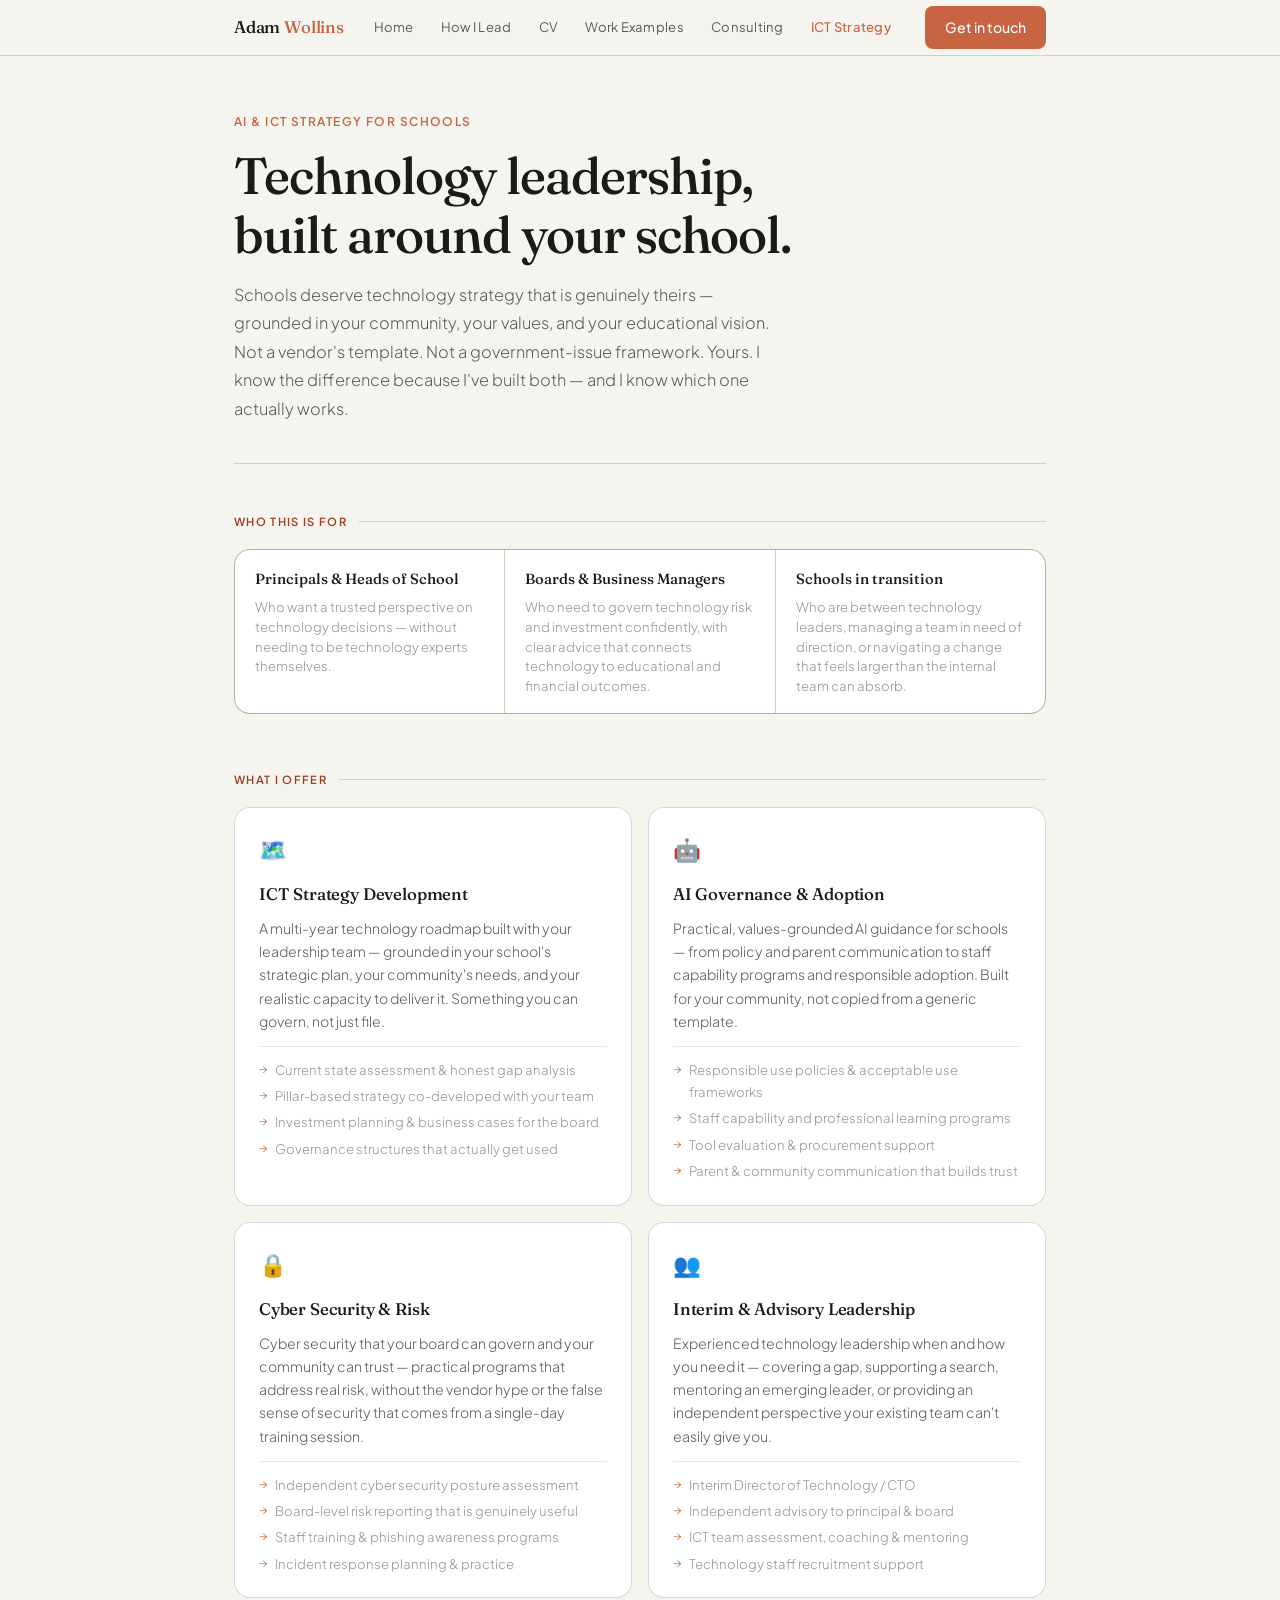
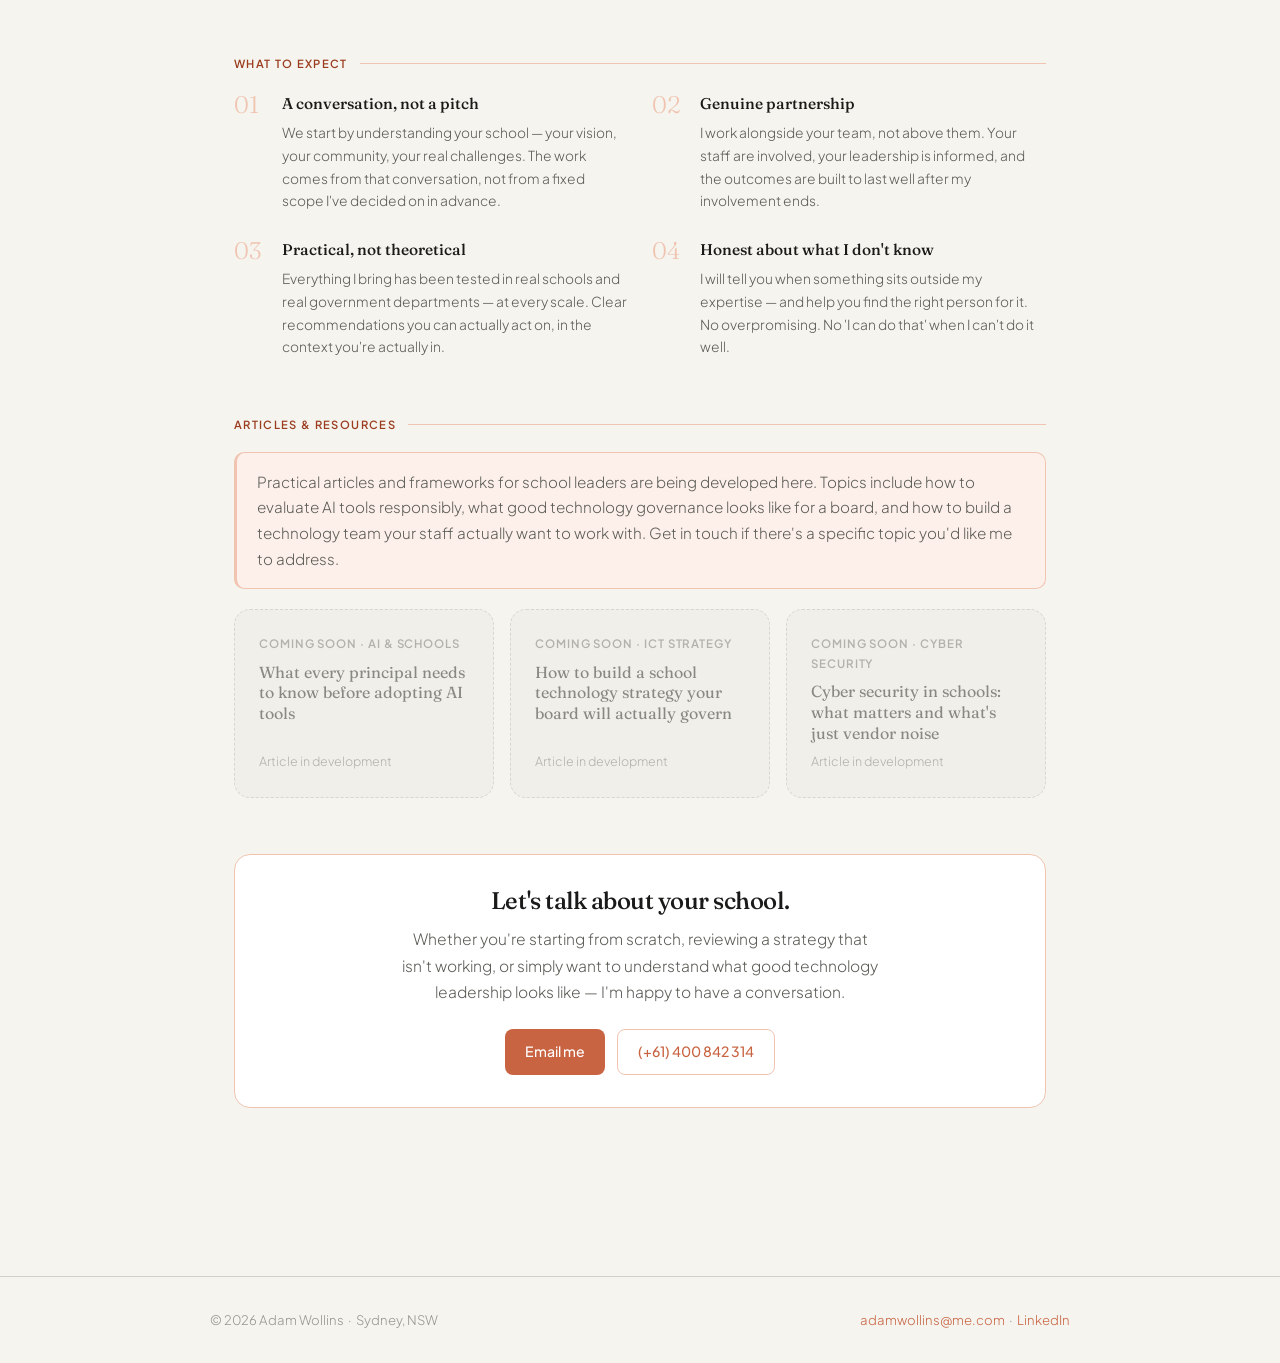
<file: ict-strategy.html>
<!DOCTYPE html>
<html lang="en">
<head>
<meta charset="UTF-8">
<meta name="viewport" content="width=device-width, initial-scale=1.0">
<meta name="description" content="ICT Strategy for Schools — Adam Wollins. Services, frameworks and thinking for school leaders navigating technology strategy and AI adoption.">
<title>ICT Strategy for Schools — Adam Wollins</title>
<link rel="stylesheet" href="style.css">
<style>
/* ── PAGE HEADER ── */
.page-header {
  padding: 3.5rem 0 2.5rem;
  border-bottom: 1px solid var(--border2);
  margin-bottom: 3rem;
}
.page-header .eyebrow {
  font-size: 0.75rem;
  font-weight: 600;
  letter-spacing: 0.12em;
  text-transform: uppercase;
  color: var(--accent);
  margin-bottom: 0.9rem;
}
.page-header h1 { max-width: 600px; margin-bottom: 1rem; }
.page-header .lead { font-size: 1.02rem; color: var(--text2); max-width: 560px; line-height: 1.75; }

/* Services grid */
.services-grid {
  display: grid;
  grid-template-columns: 1fr 1fr;
  gap: 1rem;
  margin-bottom: 0.5rem;
}
.service-card {
  background: var(--surface);
  border: 1px solid var(--border2);
  border-radius: var(--radius-lg);
  padding: 1.4rem 1.5rem;
  transition: box-shadow 0.18s, transform 0.18s, border-color 0.18s;
}
.service-card:hover {
  box-shadow: 0 4px 20px rgba(0,0,0,0.07);
  transform: translateY(-2px);
  border-color: var(--accent-bdr);
}
.service-icon {
  font-size: 1.4rem;
  margin-bottom: 0.75rem;
}
.service-title {
  font-family: var(--font-display);
  font-size: 1.05rem;
  font-weight: 500;
  color: var(--text);
  margin-bottom: 0.5rem;
  letter-spacing: -0.01em;
}
.service-desc {
  font-size: 0.88rem;
  color: var(--text2);
  line-height: 1.65;
  margin-bottom: 0.8rem;
}
.service-list {
  list-style: none;
  padding: 0;
  border-top: 1px solid var(--border);
  padding-top: 0.75rem;
  display: flex;
  flex-direction: column;
  gap: 0.25rem;
}
.service-list li {
  font-size: 0.82rem;
  color: var(--text3);
  padding-left: 1rem;
  position: relative;
}
.service-list li::before { content: '→'; position: absolute; left: 0; color: var(--accent); font-size: 0.75rem; }

/* Who this is for strip */
.for-strip {
  display: grid;
  grid-template-columns: 1fr 1fr 1fr;
  gap: 1px;
  background: var(--border2);
  border: 1px solid var(--border2);
  border-radius: var(--radius-lg);
  overflow: hidden;
}
.for-cell {
  background: var(--surface);
  padding: 1.1rem 1.25rem;
}
.for-cell .for-title {
  font-family: var(--font-display);
  font-size: 0.92rem;
  font-weight: 500;
  color: var(--text);
  margin-bottom: 0.3rem;
}
.for-cell .for-body {
  font-size: 0.82rem;
  color: var(--text3);
  line-height: 1.5;
}

/* Resources / articles placeholder */
.placeholder-grid {
  display: grid;
  grid-template-columns: 1fr 1fr 1fr;
  gap: 1rem;
}
.placeholder-card {
  background: var(--bg2);
  border: 1px dashed var(--border2);
  border-radius: var(--radius-lg);
  padding: 1.5rem;
  display: flex;
  flex-direction: column;
  gap: 0.5rem;
  opacity: 0.7;
}
.placeholder-tag {
  font-size: 0.72rem;
  font-weight: 600;
  letter-spacing: 0.08em;
  text-transform: uppercase;
  color: var(--text3);
}
.placeholder-title {
  font-family: var(--font-display);
  font-size: 1rem;
  font-weight: 400;
  color: var(--text2);
  line-height: 1.3;
}
.placeholder-note {
  font-size: 0.78rem;
  color: var(--text3);
  margin-top: auto;
}

/* CTA block */
.cta-block {
  background: var(--surface);
  border: 1px solid var(--accent-bdr);
  border-radius: var(--radius-lg);
  padding: 2rem;
  text-align: center;
}
.cta-block h2 {
  font-size: 1.5rem;
  margin-bottom: 0.75rem;
}
.cta-block p {
  max-width: 480px;
  margin: 0 auto 1.5rem;
  font-size: 0.97rem;
}
.cta-buttons {
  display: flex;
  justify-content: center;
  flex-wrap: wrap;
  gap: 0.75rem;
}

/* What to expect */
.expect-grid {
  display: grid;
  grid-template-columns: 1fr 1fr;
  gap: 1.5rem;
}
.expect-item {
  display: flex;
  gap: 1rem;
}
.expect-num {
  font-family: var(--font-display);
  font-size: 1.5rem;
  font-weight: 300;
  color: var(--accent-bdr);
  flex-shrink: 0;
  width: 2rem;
  line-height: 1;
  padding-top: 0.1rem;
}
.expect-title {
  font-family: var(--font-display);
  font-size: 0.97rem;
  font-weight: 500;
  color: var(--text);
  margin-bottom: 0.3rem;
}
.expect-body { font-size: 0.86rem; color: var(--text2); line-height: 1.65; margin: 0; }

@media (max-width: 640px) {
  .services-grid    { grid-template-columns: 1fr; }
  .placeholder-grid { grid-template-columns: 1fr; }
  .expect-grid      { grid-template-columns: 1fr; }
  .for-strip        { grid-template-columns: 1fr; }
}
</style>
</head>
<body>

<nav class="site-nav">
  <div class="nav-inner">
    <a href="index.html" class="nav-logo">Adam <span>Wollins</span></a>
    <ul class="nav-links">
      <li><a href="index.html">Home</a></li>
      <li><a href="about.html">How I Lead</a></li>
      <li><a href="cv.html">CV</a></li>
      <li><a href="work.html">Work Examples</a></li>
      <li><a href="consulting.html">Consulting</a></li>
      <li><a href="ict-strategy.html" class="active">ICT Strategy</a></li>
      <li><a href="substack.html">Writing</a></li>
      <li><a href="cht.html">CHT</a></li>
      <li><a href="testimonials.html">Testimonials</a></li>
    </ul>
    <a href="contact.html" class="btn nav-cta">Get in touch</a>
  </div>
</nav>

<div class="page">

  <!-- ── PAGE HEADER ── -->
  <header class="page-header fade-up">
    <div class="eyebrow">AI &amp; ICT Strategy for Schools</div>
    <h1>Technology leadership, built around your school.</h1>
    <p class="lead">Schools deserve technology strategy that is genuinely theirs — grounded in your community, your values, and your educational vision. Not a vendor's template. Not a government-issue framework. Yours. I know the difference because I've built both — and I know which one actually works.</p>
  </header>

  <!-- ── WHO THIS IS FOR ── -->
  <section class="fade-up delay-1">
    <div class="section-label">Who this is for</div>
    <div class="for-strip">
      <div class="for-cell">
        <div class="for-title">Principals &amp; Heads of School</div>
        <div class="for-body">Who want a trusted perspective on technology decisions — without needing to be technology experts themselves.</div>
      </div>
      <div class="for-cell">
        <div class="for-title">Boards &amp; Business Managers</div>
        <div class="for-body">Who need to govern technology risk and investment confidently, with clear advice that connects technology to educational and financial outcomes.</div>
      </div>
      <div class="for-cell">
        <div class="for-title">Schools in transition</div>
        <div class="for-body">Who are between technology leaders, managing a team in need of direction, or navigating a change that feels larger than the internal team can absorb.</div>
      </div>
    </div>
  </section>

  <!-- ── SERVICES ── -->
  <section class="fade-up delay-2">
    <div class="section-label">What I offer</div>
    <div class="services-grid">

      <div class="service-card">
        <div class="service-icon">🗺️</div>
        <div class="service-title">ICT Strategy Development</div>
        <p class="service-desc">A multi-year technology roadmap built with your leadership team — grounded in your school's strategic plan, your community's needs, and your realistic capacity to deliver it. Something you can govern, not just file.</p>
        <ul class="service-list">
          <li>Current state assessment &amp; honest gap analysis</li>
          <li>Pillar-based strategy co-developed with your team</li>
          <li>Investment planning &amp; business cases for the board</li>
          <li>Governance structures that actually get used</li>
        </ul>
      </div>

      <div class="service-card">
        <div class="service-icon">🤖</div>
        <div class="service-title">AI Governance &amp; Adoption</div>
        <p class="service-desc">Practical, values-grounded AI guidance for schools — from policy and parent communication to staff capability programs and responsible adoption. Built for your community, not copied from a generic template.</p>
        <ul class="service-list">
          <li>Responsible use policies &amp; acceptable use frameworks</li>
          <li>Staff capability and professional learning programs</li>
          <li>Tool evaluation &amp; procurement support</li>
          <li>Parent &amp; community communication that builds trust</li>
        </ul>
      </div>

      <div class="service-card">
        <div class="service-icon">🔒</div>
        <div class="service-title">Cyber Security &amp; Risk</div>
        <p class="service-desc">Cyber security that your board can govern and your community can trust — practical programs that address real risk, without the vendor hype or the false sense of security that comes from a single-day training session.</p>
        <ul class="service-list">
          <li>Independent cyber security posture assessment</li>
          <li>Board-level risk reporting that is genuinely useful</li>
          <li>Staff training &amp; phishing awareness programs</li>
          <li>Incident response planning &amp; practice</li>
        </ul>
      </div>

      <div class="service-card">
        <div class="service-icon">👥</div>
        <div class="service-title">Interim &amp; Advisory Leadership</div>
        <p class="service-desc">Experienced technology leadership when and how you need it — covering a gap, supporting a search, mentoring an emerging leader, or providing an independent perspective your existing team can't easily give you.</p>
        <ul class="service-list">
          <li>Interim Director of Technology / CTO</li>
          <li>Independent advisory to principal &amp; board</li>
          <li>ICT team assessment, coaching &amp; mentoring</li>
          <li>Technology staff recruitment support</li>
        </ul>
      </div>

    </div>
  </section>

  <!-- ── HOW I WORK ── -->
  <section class="fade-up delay-2">
    <div class="section-label">What to expect</div>
    <div class="expect-grid">
      <div class="expect-item">
        <div class="expect-num">01</div>
        <div>
          <div class="expect-title">A conversation, not a pitch</div>
          <p class="expect-body">We start by understanding your school — your vision, your community, your real challenges. The work comes from that conversation, not from a fixed scope I've decided on in advance.</p>
        </div>
      </div>
      <div class="expect-item">
        <div class="expect-num">02</div>
        <div>
          <div class="expect-title">Genuine partnership</div>
          <p class="expect-body">I work alongside your team, not above them. Your staff are involved, your leadership is informed, and the outcomes are built to last well after my involvement ends.</p>
        </div>
      </div>
      <div class="expect-item">
        <div class="expect-num">03</div>
        <div>
          <div class="expect-title">Practical, not theoretical</div>
          <p class="expect-body">Everything I bring has been tested in real schools and real government departments — at every scale. Clear recommendations you can actually act on, in the context you're actually in.</p>
        </div>
      </div>
      <div class="expect-item">
        <div class="expect-num">04</div>
        <div>
          <div class="expect-title">Honest about what I don't know</div>
          <p class="expect-body">I will tell you when something sits outside my expertise — and help you find the right person for it. No overpromising. No 'I can do that' when I can't do it well.</p>
        </div>
      </div>
    </div>
  </section>

  <!-- ── ARTICLES / RESOURCES ── -->
  <section class="fade-up">
    <div class="section-label">Articles &amp; resources</div>
    <div class="callout accent" style="margin-bottom: 1.25rem;">
      Practical articles and frameworks for school leaders are being developed here. Topics include how to evaluate AI tools responsibly, what good technology governance looks like for a board, and how to build a technology team your staff actually want to work with. Get in touch if there's a specific topic you'd like me to address.
    </div>
    <div class="placeholder-grid">
      <div class="placeholder-card">
        <span class="placeholder-tag">Coming soon · AI &amp; Schools</span>
        <div class="placeholder-title">What every principal needs to know before adopting AI tools</div>
        <div class="placeholder-note">Article in development</div>
      </div>
      <div class="placeholder-card">
        <span class="placeholder-tag">Coming soon · ICT Strategy</span>
        <div class="placeholder-title">How to build a school technology strategy your board will actually govern</div>
        <div class="placeholder-note">Article in development</div>
      </div>
      <div class="placeholder-card">
        <span class="placeholder-tag">Coming soon · Cyber Security</span>
        <div class="placeholder-title">Cyber security in schools: what matters and what's just vendor noise</div>
        <div class="placeholder-note">Article in development</div>
      </div>
    </div>
  </section>

  <!-- ── CTA ── -->
  <section>
    <div class="cta-block fade-up">
      <h2>Let's talk about your school.</h2>
      <p>Whether you're starting from scratch, reviewing a strategy that isn't working, or simply want to understand what good technology leadership looks like — I'm happy to have a conversation.</p>
      <div class="cta-buttons">
        <a href="mailto:adamwollins@me.com" class="btn btn-primary">Email me</a>
        <a href="tel:+61400842314" class="btn btn-secondary">(+61) 400 842 314</a>
      </div>
    </div>
  </section>

</div>

<footer class="site-footer">
  <div class="footer-inner">
    <span>© 2026 Adam Wollins &nbsp;·&nbsp; Sydney, NSW</span>
    <span>
      <a href="mailto:adamwollins@me.com">adamwollins@me.com</a>
      &nbsp;·&nbsp;
      <a href="https://www.linkedin.com/in/adamwollins" target="_blank" rel="noopener">LinkedIn</a>
    </span>
  </div>
</footer>

</body>
</html>
</file>
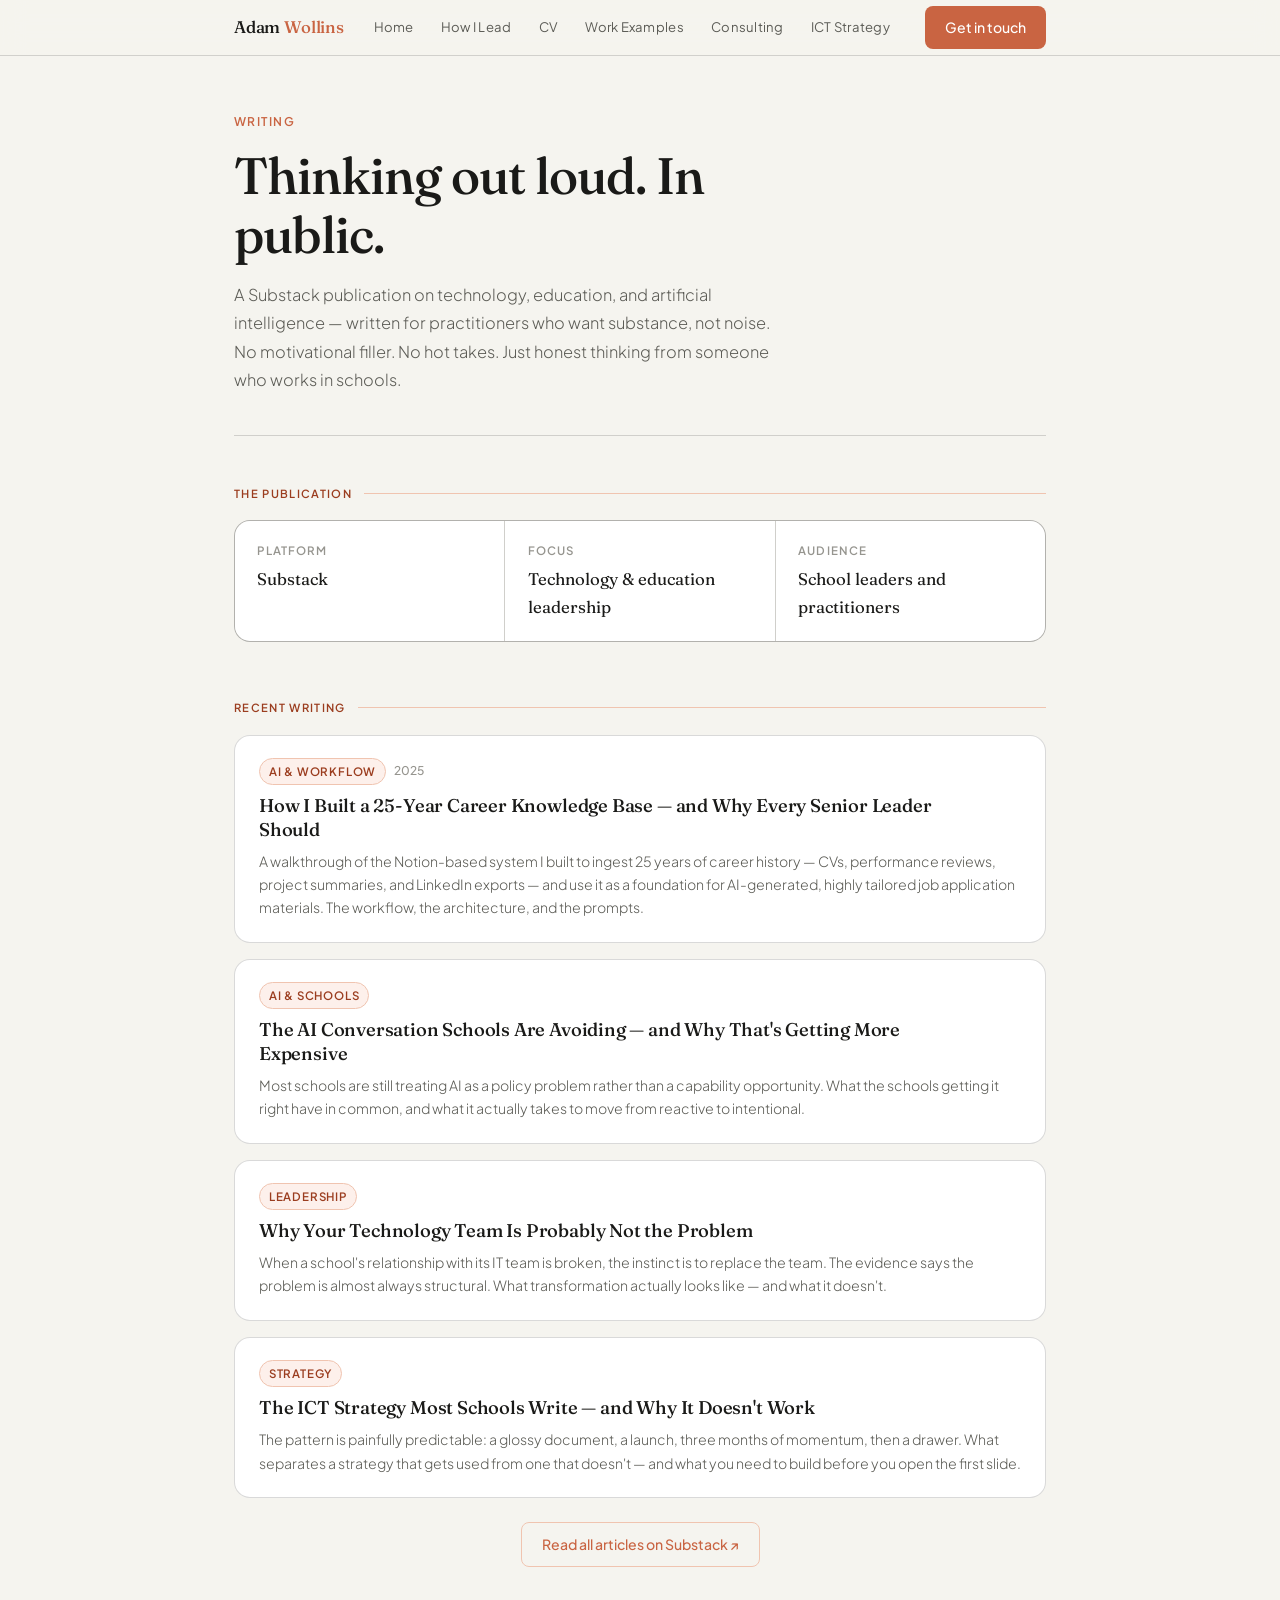
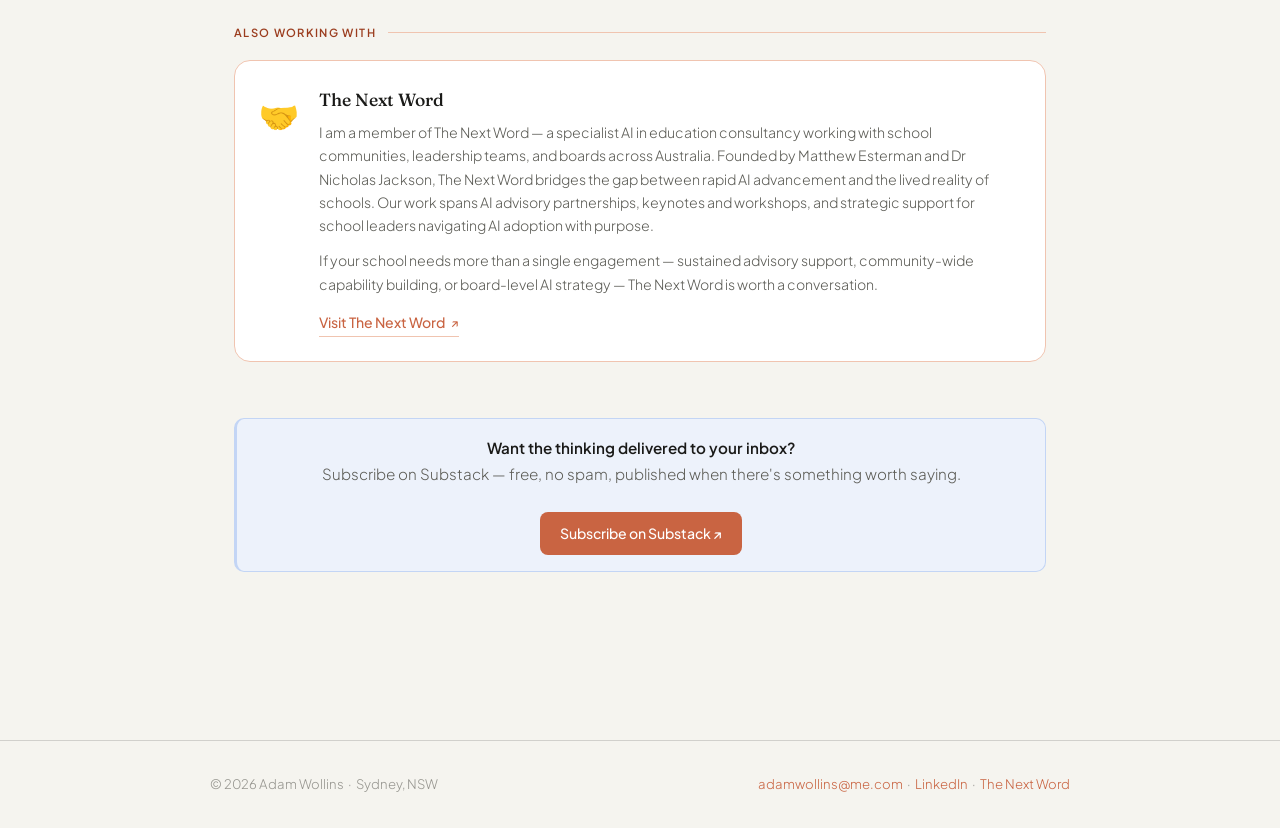
<file: substack.html>
<!DOCTYPE html>
<html lang="en">
<head>
<meta charset="UTF-8">
<meta name="viewport" content="width=device-width, initial-scale=1.0">
<meta name="description" content="Writing — Adam Wollins. Thinking on technology, education, and AI published on Substack.">
<title>Writing — Adam Wollins</title>
<link rel="stylesheet" href="style.css">
<style>
.page-header {
  padding: 3.5rem 0 2.5rem;
  border-bottom: 1px solid var(--border2);
  margin-bottom: 3rem;
}
.page-header .eyebrow {
  font-size: 0.75rem;
  font-weight: 600;
  letter-spacing: 0.12em;
  text-transform: uppercase;
  color: var(--accent);
  margin-bottom: 0.9rem;
}
.page-header h1 { max-width: 600px; margin-bottom: 1rem; }
.page-header .lead { font-size: 1.02rem; color: var(--text2); max-width: 560px; line-height: 1.75; }

/* Article cards */
.articles-list {
  display: flex;
  flex-direction: column;
  gap: 1rem;
}
.article-card {
  background: var(--surface);
  border: 1px solid var(--border2);
  border-radius: var(--radius-lg);
  padding: 1.4rem 1.5rem;
  text-decoration: none;
  color: inherit;
  display: block;
  transition: box-shadow 0.18s, transform 0.18s, border-color 0.18s;
  position: relative;
}
.article-card:hover {
  box-shadow: 0 4px 20px rgba(0,0,0,0.08);
  transform: translateY(-2px);
  border-color: var(--accent-bdr);
}
.article-card::after {
  content: '↗';
  position: absolute;
  top: 1.4rem;
  right: 1.5rem;
  font-size: 0.85rem;
  color: var(--accent);
  opacity: 0;
  transition: opacity 0.15s;
}
.article-card:hover::after { opacity: 1; }

.article-meta {
  display: flex;
  align-items: center;
  gap: 0.5rem;
  margin-bottom: 0.6rem;
}
.article-date {
  font-size: 0.75rem;
  color: var(--text3);
  font-weight: 500;
}
.article-tag {
  font-size: 0.72rem;
  font-weight: 600;
  letter-spacing: 0.07em;
  text-transform: uppercase;
  padding: 0.15rem 0.55rem;
  border-radius: 99px;
  background: var(--accent-bg);
  color: var(--accent-dark);
  border: 1px solid var(--accent-bdr);
}
.article-title {
  font-family: var(--font-display);
  font-size: 1.15rem;
  font-weight: 500;
  color: var(--text);
  margin-bottom: 0.5rem;
  letter-spacing: -0.01em;
  line-height: 1.3;
  padding-right: 2rem;
}
.article-desc {
  font-size: 0.88rem;
  color: var(--text2);
  line-height: 1.65;
  margin: 0;
}

/* About the publication */
.pub-strip {
  display: grid;
  grid-template-columns: 1fr 1fr 1fr;
  gap: 1px;
  background: var(--border2);
  border: 1px solid var(--border2);
  border-radius: var(--radius-lg);
  overflow: hidden;
}
.pub-cell {
  background: var(--surface);
  padding: 1.2rem 1.4rem;
}
.pub-cell .pub-label {
  font-size: 0.72rem;
  font-weight: 600;
  letter-spacing: 0.1em;
  text-transform: uppercase;
  color: var(--text3);
  margin-bottom: 0.3rem;
}
.pub-cell .pub-value {
  font-family: var(--font-display);
  font-size: 1.05rem;
  font-weight: 400;
  color: var(--text);
}

/* The Next Word */
.tnw-card {
  background: var(--surface);
  border: 1px solid var(--accent-bdr);
  border-radius: var(--radius-lg);
  padding: 1.5rem;
  display: flex;
  align-items: flex-start;
  gap: 1.25rem;
}
.tnw-icon {
  font-size: 2rem;
  flex-shrink: 0;
  margin-top: 0.1rem;
}
.tnw-title {
  font-family: var(--font-display);
  font-size: 1.1rem;
  font-weight: 500;
  color: var(--text);
  margin-bottom: 0.4rem;
}
.tnw-body {
  font-size: 0.88rem;
  color: var(--text2);
  line-height: 1.65;
  margin-bottom: 0.75rem;
}
.tnw-link {
  display: inline-flex;
  align-items: center;
  gap: 0.35rem;
  font-size: 0.88rem;
  font-weight: 500;
  color: var(--accent);
  text-decoration: none;
  border-bottom: 1px solid var(--accent-bdr);
  padding-bottom: 1px;
  transition: color 0.15s;
}
.tnw-link:hover { color: var(--accent-dark); }
.tnw-link::after { content: '↗'; font-size: 0.75rem; }

@media (max-width: 640px) {
  .pub-strip { grid-template-columns: 1fr; }
}
</style>
</head>
<body>

<nav class="site-nav">
  <div class="nav-inner">
    <a href="index.html" class="nav-logo">Adam <span>Wollins</span></a>
    <ul class="nav-links">
      <li><a href="index.html">Home</a></li>
      <li><a href="about.html">How I Lead</a></li>
      <li><a href="cv.html">CV</a></li>
      <li><a href="work.html">Work Examples</a></li>
      <li><a href="consulting.html">Consulting</a></li>
      <li><a href="ict-strategy.html">ICT Strategy</a></li>
      <li><a href="substack.html" class="active">Writing</a></li>
      <li><a href="cht.html">CHT</a></li>
      <li><a href="testimonials.html">Testimonials</a></li>
    </ul>
    <a href="contact.html" class="btn nav-cta">Get in touch</a>
  </div>
</nav>

<div class="page">

  <header class="page-header fade-up">
    <div class="eyebrow">Writing</div>
    <h1>Thinking out loud. In public.</h1>
    <p class="lead">A Substack publication on technology, education, and artificial intelligence — written for practitioners who want substance, not noise. No motivational filler. No hot takes. Just honest thinking from someone who works in schools.</p>
  </header>

  <!-- ── PUBLICATION INFO ── -->
  <section class="fade-up delay-1">
    <div class="section-label">The publication</div>
    <div class="pub-strip">
      <div class="pub-cell">
        <div class="pub-label">Platform</div>
        <div class="pub-value">Substack</div>
      </div>
      <div class="pub-cell">
        <div class="pub-label">Focus</div>
        <div class="pub-value">Technology &amp; education leadership</div>
      </div>
      <div class="pub-cell">
        <div class="pub-label">Audience</div>
        <div class="pub-value">School leaders and practitioners</div>
      </div>
    </div>
  </section>

  <!-- ── FEATURED ARTICLES ── -->
  <section class="fade-up delay-2">
    <div class="section-label">Recent writing</div>
    <div class="articles-list">

      <a href="https://substack.com/@adamwollins" class="article-card" target="_blank" rel="noopener">
        <div class="article-meta">
          <span class="article-tag">AI &amp; Workflow</span>
          <span class="article-date">2025</span>
        </div>
        <div class="article-title">How I Built a 25-Year Career Knowledge Base — and Why Every Senior Leader Should</div>
        <p class="article-desc">A walkthrough of the Notion-based system I built to ingest 25 years of career history — CVs, performance reviews, project summaries, and LinkedIn exports — and use it as a foundation for AI-generated, highly tailored job application materials. The workflow, the architecture, and the prompts.</p>
      </a>

      <a href="https://substack.com/@adamwollins" class="article-card" target="_blank" rel="noopener">
        <div class="article-meta">
          <span class="article-tag">AI &amp; Schools</span>
        </div>
        <div class="article-title">The AI Conversation Schools Are Avoiding — and Why That's Getting More Expensive</div>
        <p class="article-desc">Most schools are still treating AI as a policy problem rather than a capability opportunity. What the schools getting it right have in common, and what it actually takes to move from reactive to intentional.</p>
      </a>

      <a href="https://substack.com/@adamwollins" class="article-card" target="_blank" rel="noopener">
        <div class="article-meta">
          <span class="article-tag">Leadership</span>
        </div>
        <div class="article-title">Why Your Technology Team Is Probably Not the Problem</div>
        <p class="article-desc">When a school's relationship with its IT team is broken, the instinct is to replace the team. The evidence says the problem is almost always structural. What transformation actually looks like — and what it doesn't.</p>
      </a>

      <a href="https://substack.com/@adamwollins" class="article-card" target="_blank" rel="noopener">
        <div class="article-meta">
          <span class="article-tag">Strategy</span>
        </div>
        <div class="article-title">The ICT Strategy Most Schools Write — and Why It Doesn't Work</div>
        <p class="article-desc">The pattern is painfully predictable: a glossy document, a launch, three months of momentum, then a drawer. What separates a strategy that gets used from one that doesn't — and what you need to build before you open the first slide.</p>
      </a>

    </div>
    <p style="text-align: center; margin-top: 1.5rem;">
      <a href="https://substack.com/@adamwollins" target="_blank" rel="noopener" class="btn btn-secondary">Read all articles on Substack ↗</a>
    </p>
  </section>

  <!-- ── THE NEXT WORD ── -->
  <section class="fade-up">
    <div class="section-label">Also working with</div>
    <div class="tnw-card">
      <div class="tnw-icon">🤝</div>
      <div>
        <div class="tnw-title">The Next Word</div>
        <p class="tnw-body">I am a member of The Next Word — a specialist AI in education consultancy working with school communities, leadership teams, and boards across Australia. Founded by Matthew Esterman and Dr Nicholas Jackson, The Next Word bridges the gap between rapid AI advancement and the lived reality of schools. Our work spans AI advisory partnerships, keynotes and workshops, and strategic support for school leaders navigating AI adoption with purpose.</p>
        <p class="tnw-body">If your school needs more than a single engagement — sustained advisory support, community-wide capability building, or board-level AI strategy — The Next Word is worth a conversation.</p>
        <a href="https://www.nextwordnow.com" target="_blank" rel="noopener" class="tnw-link">Visit The Next Word</a>
      </div>
    </div>
  </section>

  <!-- ── SUBSCRIBE CTA ── -->
  <section>
    <div class="callout blue" style="text-align: center;">
      <strong>Want the thinking delivered to your inbox?</strong><br>
      Subscribe on Substack — free, no spam, published when there's something worth saying.<br><br>
      <a href="https://substack.com/@adamwollins" target="_blank" rel="noopener" class="btn btn-primary" style="display: inline-flex; margin: 0 auto;">Subscribe on Substack ↗</a>
    </div>
  </section>

</div>

<footer class="site-footer">
  <div class="footer-inner">
    <span>© 2026 Adam Wollins &nbsp;·&nbsp; Sydney, NSW</span>
    <span>
      <a href="mailto:adamwollins@me.com">adamwollins@me.com</a>
      &nbsp;·&nbsp;
      <a href="https://www.linkedin.com/in/adamwollins" target="_blank" rel="noopener">LinkedIn</a>
      &nbsp;·&nbsp;
      <a href="https://www.nextwordnow.com" target="_blank" rel="noopener">The Next Word</a>
    </span>
  </div>
</footer>

</body>
</html>
</file>
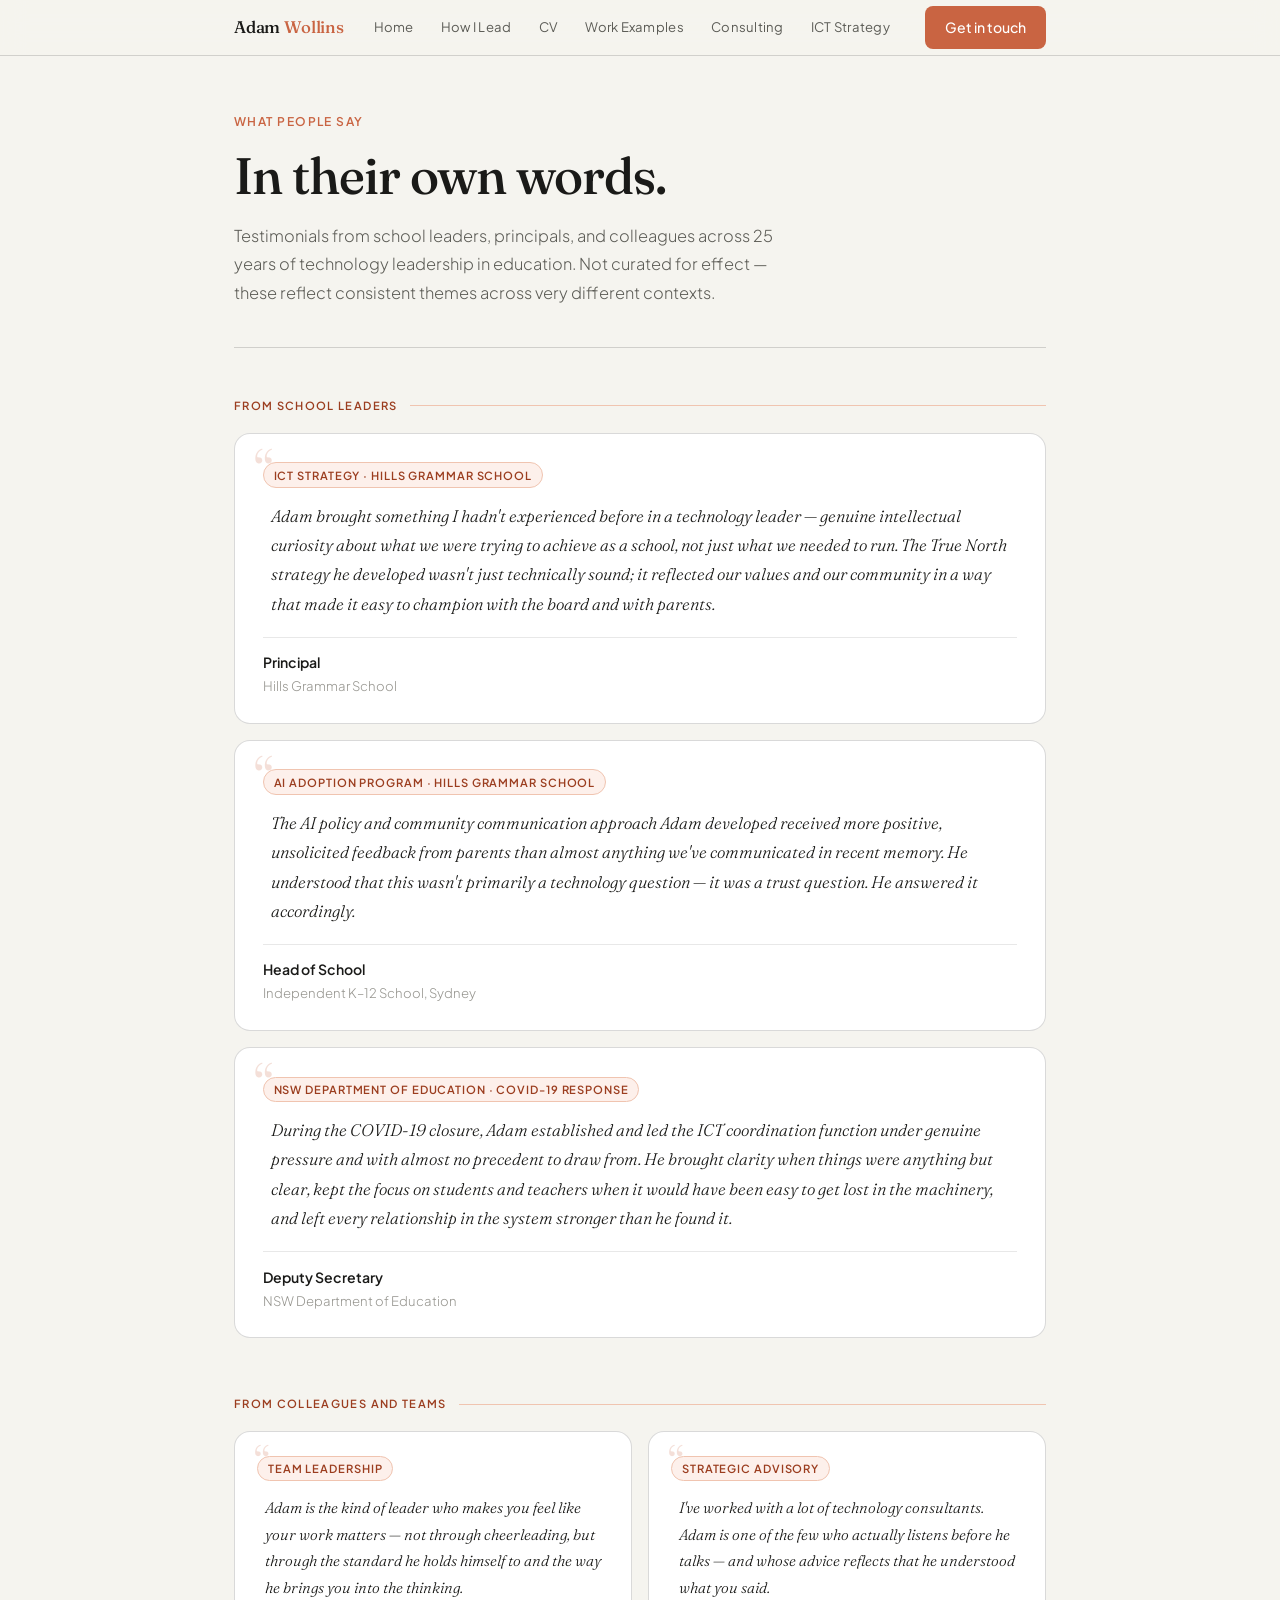
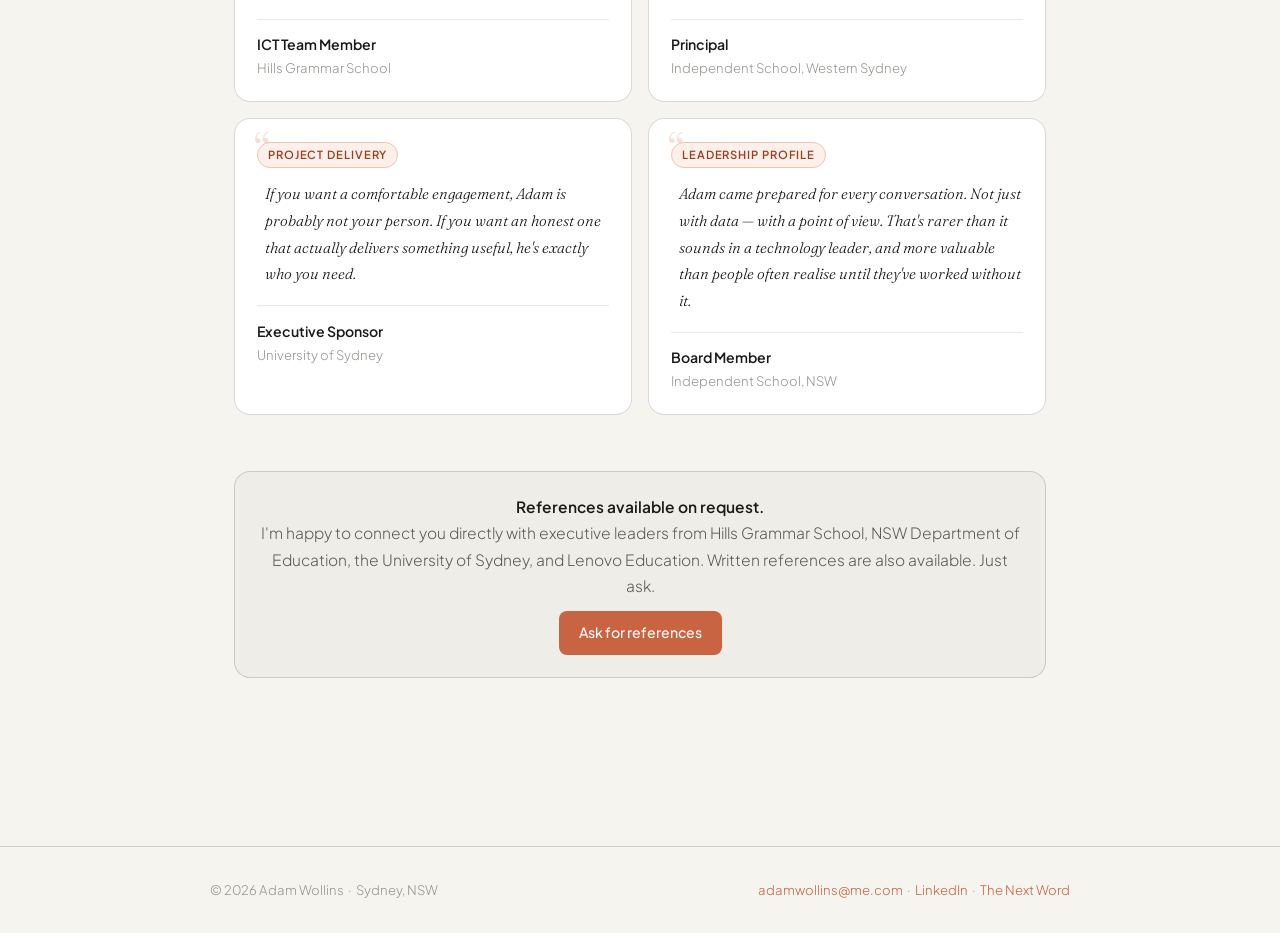
<file: testimonials.html>
<!DOCTYPE html>
<html lang="en">
<head>
<meta charset="UTF-8">
<meta name="viewport" content="width=device-width, initial-scale=1.0">
<meta name="description" content="Testimonials — Adam Wollins. What school leaders and colleagues say about working with Adam.">
<title>Testimonials — Adam Wollins</title>
<link rel="stylesheet" href="style.css">
<style>
.page-header {
  padding: 3.5rem 0 2.5rem;
  border-bottom: 1px solid var(--border2);
  margin-bottom: 3rem;
}
.page-header .eyebrow {
  font-size: 0.75rem;
  font-weight: 600;
  letter-spacing: 0.12em;
  text-transform: uppercase;
  color: var(--accent);
  margin-bottom: 0.9rem;
}
.page-header h1 { max-width: 600px; margin-bottom: 1rem; }
.page-header .lead { font-size: 1.02rem; color: var(--text2); max-width: 560px; line-height: 1.75; }

/* Testimonial cards */
.testimonials-list {
  display: flex;
  flex-direction: column;
  gap: 1rem;
}
.testimonial-card {
  background: var(--surface);
  border: 1px solid var(--border2);
  border-radius: var(--radius-lg);
  padding: 1.6rem 1.75rem;
  position: relative;
}
.testimonial-card::before {
  content: '\201C';
  font-family: var(--font-display);
  font-size: 4rem;
  font-weight: 300;
  color: var(--accent);
  opacity: 0.2;
  position: absolute;
  top: 0.5rem;
  left: 1.2rem;
  line-height: 1;
}
.testimonial-text {
  font-family: var(--font-display);
  font-size: 1.05rem;
  font-weight: 300;
  font-style: italic;
  color: var(--text);
  line-height: 1.75;
  margin-bottom: 1.1rem;
  padding-left: 0.5rem;
}
.testimonial-attribution {
  display: flex;
  align-items: center;
  gap: 0.75rem;
  border-top: 1px solid var(--border);
  padding-top: 0.85rem;
}
.attr-name {
  font-family: var(--font-body);
  font-size: 0.88rem;
  font-weight: 600;
  color: var(--text);
}
.attr-role {
  font-size: 0.82rem;
  color: var(--text3);
}
.attr-dot {
  width: 3px;
  height: 3px;
  border-radius: 50%;
  background: var(--accent);
  opacity: 0.4;
  flex-shrink: 0;
}

/* Two-column testimonials for variety */
.testimonials-grid {
  display: grid;
  grid-template-columns: 1fr 1fr;
  gap: 1rem;
}
.testimonial-card.compact { padding: 1.3rem 1.4rem; }
.testimonial-card.compact .testimonial-text { font-size: 0.95rem; }
.testimonial-card.compact::before { font-size: 3rem; }

/* Context tags */
.testimonial-context {
  display: inline-block;
  font-size: 0.7rem;
  font-weight: 600;
  letter-spacing: 0.08em;
  text-transform: uppercase;
  padding: 0.15rem 0.6rem;
  border-radius: 99px;
  background: var(--accent-bg);
  color: var(--accent-dark);
  border: 1px solid var(--accent-bdr);
  margin-bottom: 0.85rem;
}

/* References note */
.references-note {
  background: var(--bg2);
  border: 1px solid var(--border2);
  border-radius: var(--radius-lg);
  padding: 1.4rem 1.5rem;
  text-align: center;
}

@media (max-width: 640px) {
  .testimonials-grid { grid-template-columns: 1fr; }
}
</style>
</head>
<body>

<nav class="site-nav">
  <div class="nav-inner">
    <a href="index.html" class="nav-logo">Adam <span>Wollins</span></a>
    <ul class="nav-links">
      <li><a href="index.html">Home</a></li>
      <li><a href="about.html">How I Lead</a></li>
      <li><a href="cv.html">CV</a></li>
      <li><a href="work.html">Work Examples</a></li>
      <li><a href="consulting.html">Consulting</a></li>
      <li><a href="ict-strategy.html">ICT Strategy</a></li>
      <li><a href="substack.html">Writing</a></li>
      <li><a href="cht.html">CHT</a></li>
      <li><a href="testimonials.html" class="active">Testimonials</a></li>
    </ul>
    <a href="contact.html" class="btn nav-cta">Get in touch</a>
  </div>
</nav>

<div class="page">

  <header class="page-header fade-up">
    <div class="eyebrow">What people say</div>
    <h1>In their own words.</h1>
    <p class="lead">Testimonials from school leaders, principals, and colleagues across 25 years of technology leadership in education. Not curated for effect — these reflect consistent themes across very different contexts.</p>
  </header>

  <!-- ── FEATURED TESTIMONIALS ── -->
  <section class="fade-up delay-1">
    <div class="section-label">From school leaders</div>
    <div class="testimonials-list">

      <div class="testimonial-card">
        <div class="testimonial-context">ICT Strategy · Hills Grammar School</div>
        <p class="testimonial-text">Adam brought something I hadn't experienced before in a technology leader — genuine intellectual curiosity about what we were trying to achieve as a school, not just what we needed to run. The True North strategy he developed wasn't just technically sound; it reflected our values and our community in a way that made it easy to champion with the board and with parents.</p>
        <div class="testimonial-attribution">
          <div>
            <div class="attr-name">Principal</div>
            <div class="attr-role">Hills Grammar School</div>
          </div>
        </div>
      </div>

      <div class="testimonial-card">
        <div class="testimonial-context">AI Adoption Program · Hills Grammar School</div>
        <p class="testimonial-text">The AI policy and community communication approach Adam developed received more positive, unsolicited feedback from parents than almost anything we've communicated in recent memory. He understood that this wasn't primarily a technology question — it was a trust question. He answered it accordingly.</p>
        <div class="testimonial-attribution">
          <div>
            <div class="attr-name">Head of School</div>
            <div class="attr-role">Independent K–12 School, Sydney</div>
          </div>
        </div>
      </div>

      <div class="testimonial-card">
        <div class="testimonial-context">NSW Department of Education · COVID-19 Response</div>
        <p class="testimonial-text">During the COVID-19 closure, Adam established and led the ICT coordination function under genuine pressure and with almost no precedent to draw from. He brought clarity when things were anything but clear, kept the focus on students and teachers when it would have been easy to get lost in the machinery, and left every relationship in the system stronger than he found it.</p>
        <div class="testimonial-attribution">
          <div>
            <div class="attr-name">Deputy Secretary</div>
            <div class="attr-role">NSW Department of Education</div>
          </div>
        </div>
      </div>

    </div>
  </section>

  <!-- ── SHORTER QUOTES ── -->
  <section class="fade-up">
    <div class="section-label">From colleagues and teams</div>
    <div class="testimonials-grid">

      <div class="testimonial-card compact">
        <div class="testimonial-context">Team leadership</div>
        <p class="testimonial-text">Adam is the kind of leader who makes you feel like your work matters — not through cheerleading, but through the standard he holds himself to and the way he brings you into the thinking.</p>
        <div class="testimonial-attribution">
          <div>
            <div class="attr-name">ICT Team Member</div>
            <div class="attr-role">Hills Grammar School</div>
          </div>
        </div>
      </div>

      <div class="testimonial-card compact">
        <div class="testimonial-context">Strategic advisory</div>
        <p class="testimonial-text">I've worked with a lot of technology consultants. Adam is one of the few who actually listens before he talks — and whose advice reflects that he understood what you said.</p>
        <div class="testimonial-attribution">
          <div>
            <div class="attr-name">Principal</div>
            <div class="attr-role">Independent School, Western Sydney</div>
          </div>
        </div>
      </div>

      <div class="testimonial-card compact">
        <div class="testimonial-context">Project delivery</div>
        <p class="testimonial-text">If you want a comfortable engagement, Adam is probably not your person. If you want an honest one that actually delivers something useful, he's exactly who you need.</p>
        <div class="testimonial-attribution">
          <div>
            <div class="attr-name">Executive Sponsor</div>
            <div class="attr-role">University of Sydney</div>
          </div>
        </div>
      </div>

      <div class="testimonial-card compact">
        <div class="testimonial-context">Leadership profile</div>
        <p class="testimonial-text">Adam came prepared for every conversation. Not just with data — with a point of view. That's rarer than it sounds in a technology leader, and more valuable than people often realise until they've worked without it.</p>
        <div class="testimonial-attribution">
          <div>
            <div class="attr-name">Board Member</div>
            <div class="attr-role">Independent School, NSW</div>
          </div>
        </div>
      </div>

    </div>
  </section>

  <!-- ── REFERENCES NOTE ── -->
  <section class="fade-up">
    <div class="references-note">
      <p style="color: var(--text2); margin-bottom: 0.75rem;"><strong style="color: var(--text);">References available on request.</strong><br>
      I'm happy to connect you directly with executive leaders from Hills Grammar School, NSW Department of Education, the University of Sydney, and Lenovo Education. Written references are also available. Just ask.</p>
      <a href="mailto:adamwollins@me.com?subject=Reference%20Request" class="btn btn-primary" style="display: inline-flex;">Ask for references</a>
    </div>
  </section>

</div>

<footer class="site-footer">
  <div class="footer-inner">
    <span>© 2026 Adam Wollins &nbsp;·&nbsp; Sydney, NSW</span>
    <span>
      <a href="mailto:adamwollins@me.com">adamwollins@me.com</a>
      &nbsp;·&nbsp;
      <a href="https://www.linkedin.com/in/adamwollins" target="_blank" rel="noopener">LinkedIn</a>
      &nbsp;·&nbsp;
      <a href="https://thenextword.com.au" target="_blank" rel="noopener">The Next Word</a>
    </span>
  </div>
</footer>

</body>
</html>
</file>
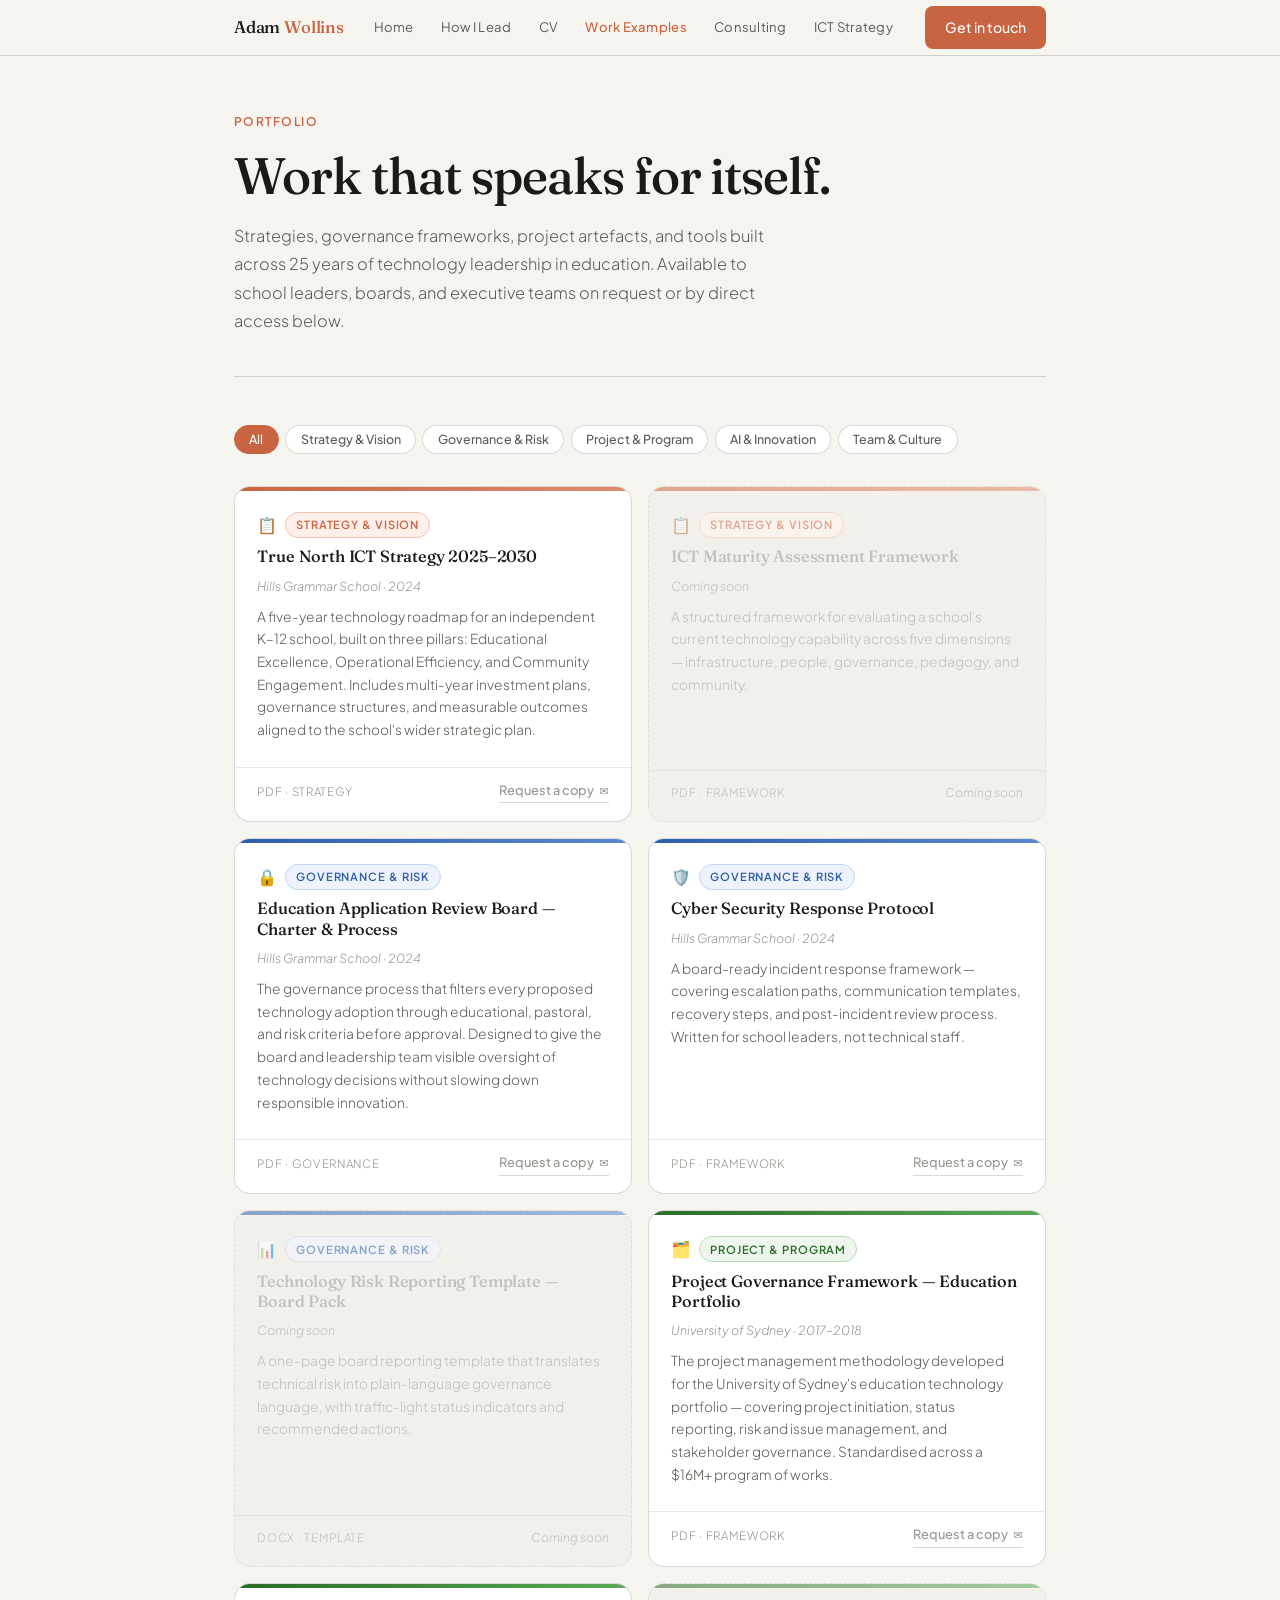
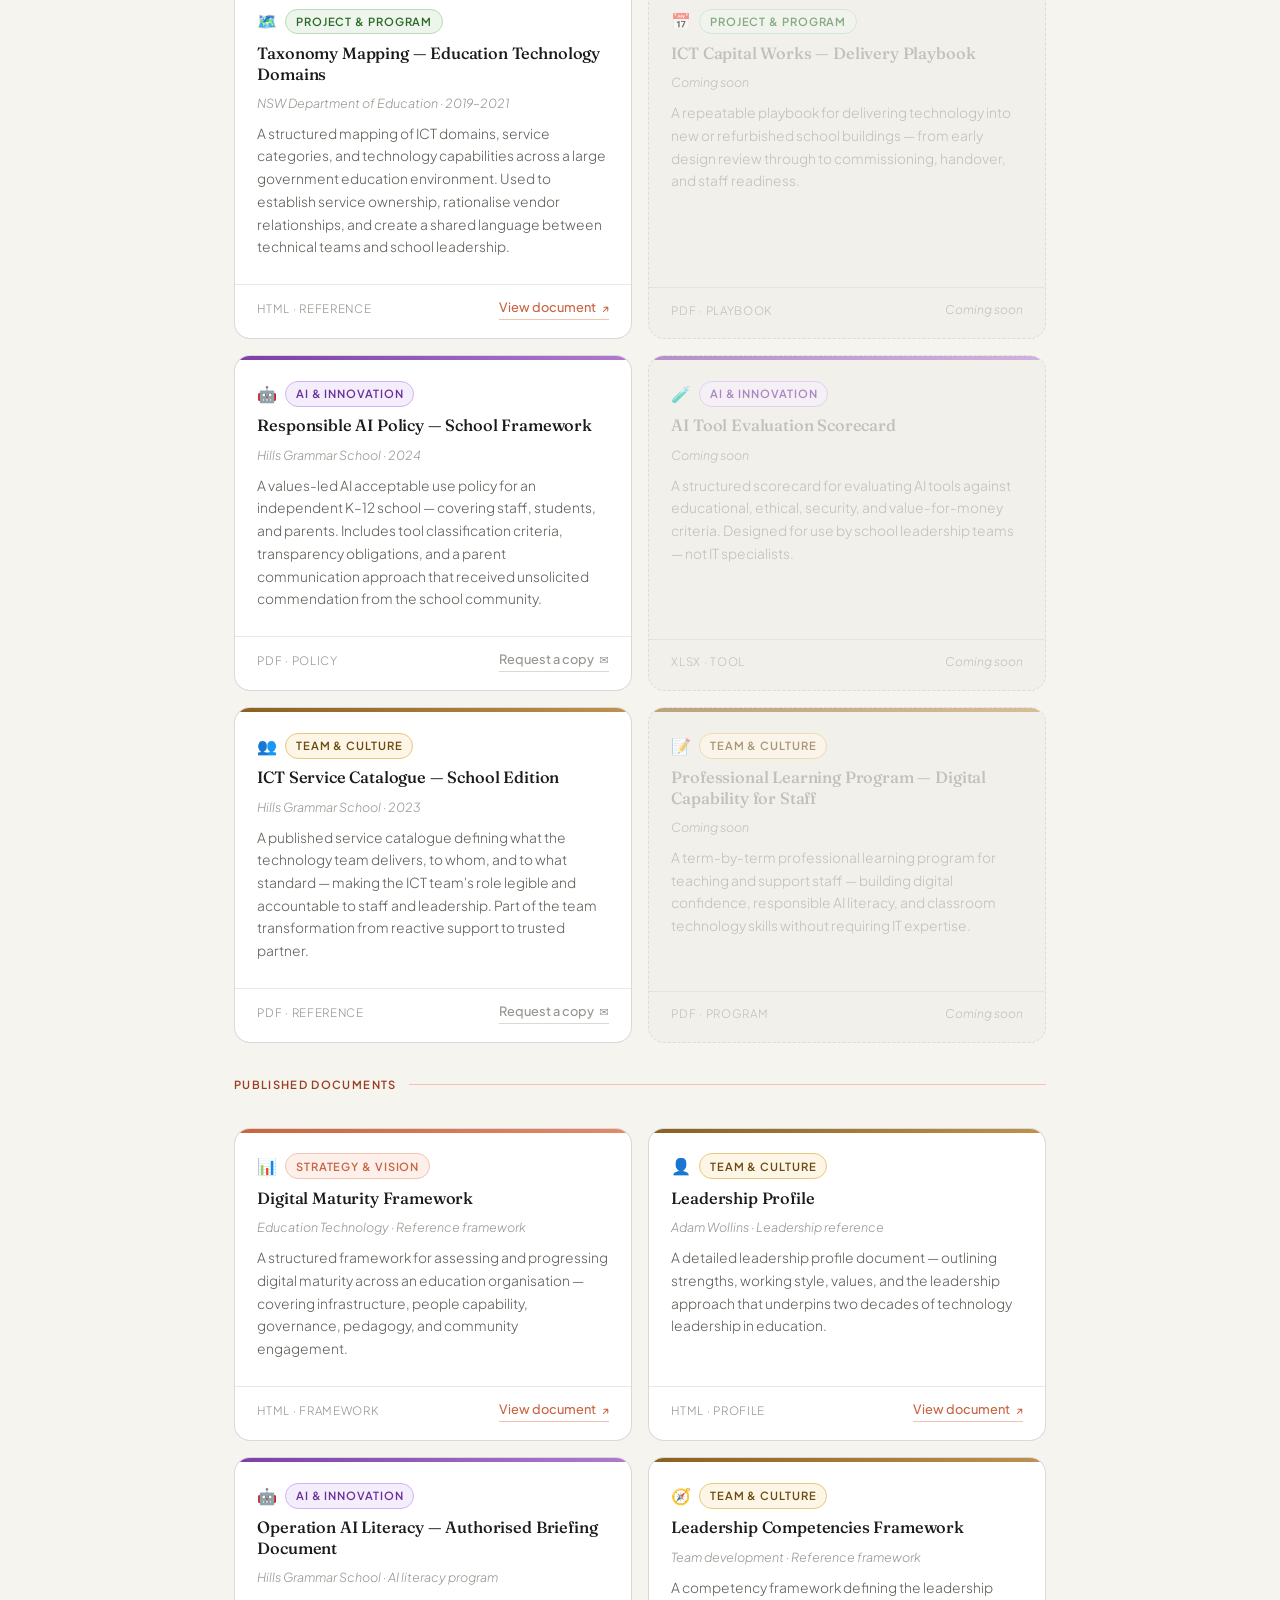
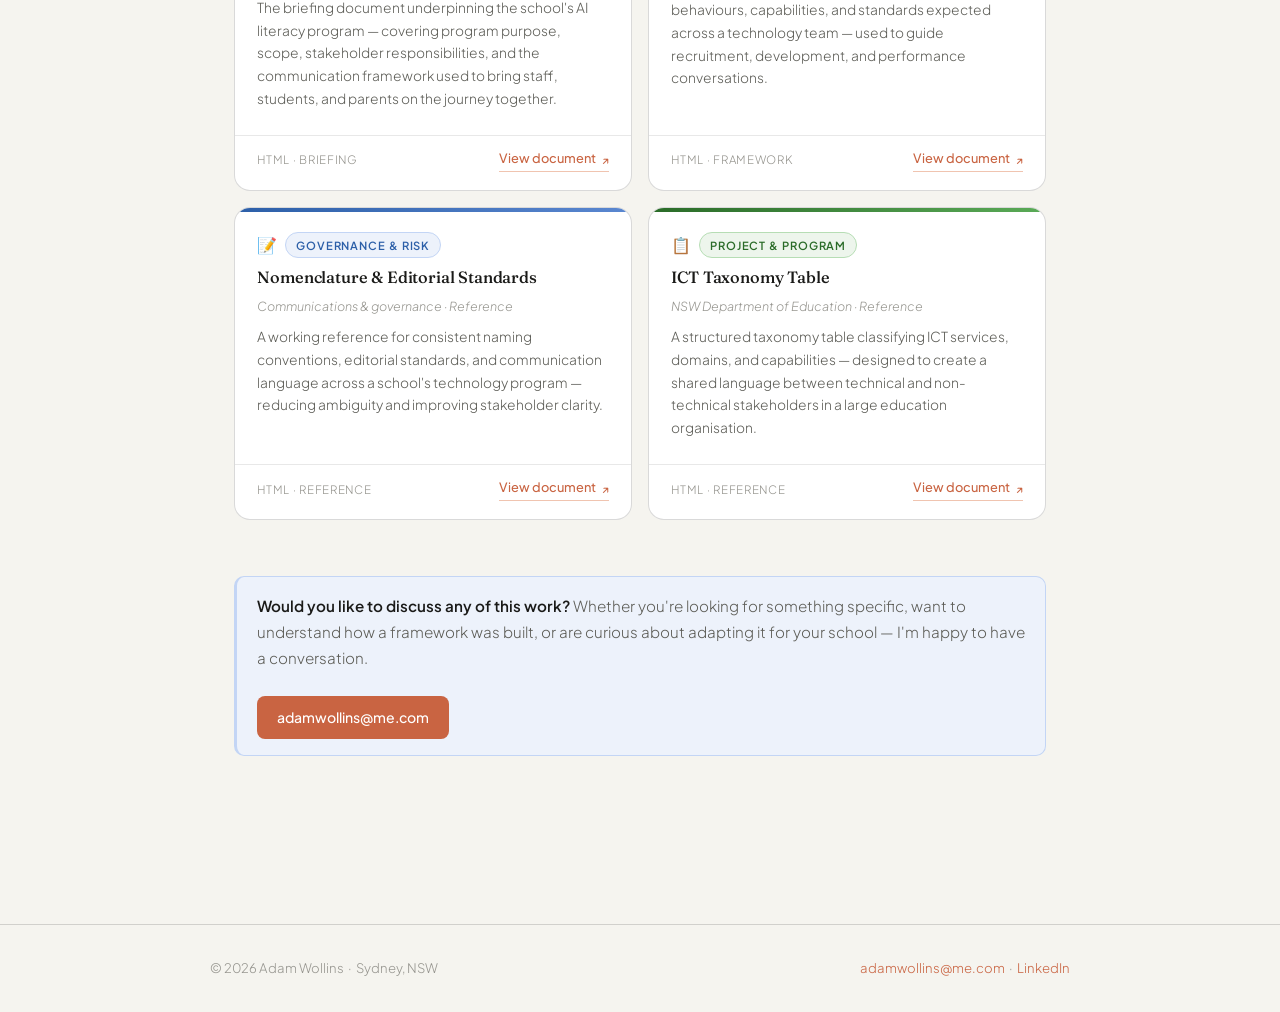
<file: work.html>
<!DOCTYPE html>
<html lang="en">
<head>
<meta charset="UTF-8">
<meta name="viewport" content="width=device-width, initial-scale=1.0">
<meta name="description" content="Work Examples — Adam Wollins. Strategies, governance frameworks, and project artefacts from 25 years of technology leadership in education.">
<title>Work Examples — Adam Wollins</title>
<link rel="stylesheet" href="style.css">
<style>
/* ── PAGE HEADER ── */
.page-header {
  padding: 3.5rem 0 2.5rem;
  border-bottom: 1px solid var(--border2);
  margin-bottom: 3rem;
}
.page-header .eyebrow {
  font-size: 0.75rem;
  font-weight: 600;
  letter-spacing: 0.12em;
  text-transform: uppercase;
  color: var(--accent);
  margin-bottom: 0.9rem;
}
.page-header h1 { max-width: 600px; margin-bottom: 1rem; }
.page-header .lead { font-size: 1.02rem; color: var(--text2); max-width: 560px; line-height: 1.75; }

/* ── FILTER TABS ── */
.filter-bar {
  display: flex;
  flex-wrap: wrap;
  gap: 0.4rem;
  margin-bottom: 2rem;
}
.filter-btn {
  padding: 0.35rem 0.9rem;
  border-radius: 99px;
  font-size: 0.78rem;
  font-weight: 500;
  font-family: var(--font-body);
  border: 1px solid var(--border2);
  background: var(--surface);
  color: var(--text2);
  cursor: pointer;
  transition: all 0.15s;
}
.filter-btn:hover   { border-color: var(--accent-bdr); color: var(--accent); background: var(--accent-bg); }
.filter-btn.active  { background: var(--accent); color: #fff; border-color: var(--accent); }

/* ── WORK GRID ── */
.work-grid {
  display: grid;
  grid-template-columns: 1fr 1fr;
  gap: 1rem;
}

/* ── DOCUMENT CARD ── */
.doc-card {
  background: var(--surface);
  border: 1px solid var(--border2);
  border-radius: var(--radius-lg);
  padding: 0;
  display: flex;
  flex-direction: column;
  overflow: hidden;
  transition: box-shadow 0.18s, transform 0.18s, border-color 0.18s;
  text-decoration: none;
  color: inherit;
}
.doc-card:hover {
  box-shadow: 0 4px 24px rgba(0,0,0,0.09);
  transform: translateY(-2px);
  border-color: var(--accent-bdr);
}

/* Document header band */
.doc-band {
  height: 4px;
  flex-shrink: 0;
}
.doc-band.strategy   { background: linear-gradient(90deg, #c96442, #e08b6a); }
.doc-band.governance { background: linear-gradient(90deg, #2c5fa8, #5a87d0); }
.doc-band.project    { background: linear-gradient(90deg, #2a6b28, #5aaa57); }
.doc-band.ai         { background: linear-gradient(90deg, #7c3fa8, #b07ad0); }
.doc-band.culture    { background: linear-gradient(90deg, #8a6020, #c09050); }

.doc-body {
  padding: 1.3rem 1.4rem;
  flex: 1;
  display: flex;
  flex-direction: column;
  gap: 0.55rem;
}

.doc-meta {
  display: flex;
  align-items: center;
  gap: 0.5rem;
}
.doc-type-icon {
  font-size: 1rem;
  flex-shrink: 0;
  line-height: 1;
}
.doc-category {
  font-size: 0.7rem;
  font-weight: 600;
  letter-spacing: 0.08em;
  text-transform: uppercase;
  padding: 0.15rem 0.6rem;
  border-radius: 99px;
  border: 1px solid;
}
.doc-category.strategy   { color: var(--accent);     background: var(--accent-bg);  border-color: var(--accent-bdr); }
.doc-category.governance { color: var(--blue-text);  background: var(--blue-bg);    border-color: var(--blue-bdr); }
.doc-category.project    { color: var(--green-text); background: var(--green-bg);   border-color: var(--green-bdr); }
.doc-category.ai         { color: #6b2f9b;           background: #f4edfb;           border-color: #d4b3f0; }
.doc-category.culture    { color: #6b4a10;           background: #fdf5e6;           border-color: #e8c87a; }

.doc-title {
  font-family: var(--font-display);
  font-size: 1.02rem;
  font-weight: 500;
  color: var(--text);
  letter-spacing: -0.01em;
  line-height: 1.25;
}
.doc-context {
  font-size: 0.78rem;
  color: var(--text3);
  font-style: italic;
}
.doc-desc {
  font-size: 0.86rem;
  color: var(--text2);
  line-height: 1.65;
  margin: 0;
  flex: 1;
}

.doc-footer {
  padding: 0.75rem 1.4rem 1.1rem;
  display: flex;
  align-items: center;
  justify-content: space-between;
  border-top: 1px solid var(--border);
  margin-top: 0.25rem;
}
.doc-file-meta {
  font-size: 0.72rem;
  color: var(--text3);
  text-transform: uppercase;
  letter-spacing: 0.06em;
}
.doc-link {
  display: inline-flex;
  align-items: center;
  gap: 0.35rem;
  font-size: 0.8rem;
  font-weight: 500;
  color: var(--accent);
  text-decoration: none;
  border-bottom: 1px solid var(--accent-bdr);
  padding-bottom: 1px;
  transition: color 0.15s, border-color 0.15s;
}
.doc-link:hover { color: var(--accent-dark); border-color: var(--accent); }
.doc-link::after { content: '↗'; font-size: 0.7rem; }

/* ── PENDING CARD (file exists, not yet uploaded) ── */
.doc-card.pending { cursor: default; }
.doc-card.pending:hover {
  box-shadow: none;
  transform: none;
  border-color: var(--border2);
}
.doc-request {
  display: inline-flex;
  align-items: center;
  gap: 0.3rem;
  font-size: 0.8rem;
  font-weight: 500;
  color: var(--text3);
  text-decoration: none;
  border-bottom: 1px solid var(--border2);
  padding-bottom: 1px;
  transition: color 0.15s, border-color 0.15s;
}
.doc-request:hover { color: var(--accent); border-color: var(--accent-bdr); }
.doc-request::after { content: '✉'; font-size: 0.72rem; }

/* ── PLACEHOLDER CARD (future document, not written yet) ── */
.doc-card.placeholder {
  border-style: dashed;
  background: var(--bg2);
  opacity: 0.55;
  pointer-events: none;
}
.doc-card.placeholder .doc-title { color: var(--text3); }
.doc-card.placeholder .doc-desc  { color: var(--text3); }
.placeholder-note {
  font-size: 0.75rem;
  color: var(--text3);
  font-style: italic;
}

/* ── CATEGORY DIVIDER ── */
.cat-divider {
  grid-column: 1 / -1;
  padding-top: 1rem;
}
.cat-divider:first-child { padding-top: 0; }

/* ── HIDDEN (filtered out) ── */
.doc-card.hidden { display: none; }

@media (max-width: 640px) {
  .work-grid { grid-template-columns: 1fr; }
}
</style>
</head>
<body>

<nav class="site-nav">
  <div class="nav-inner">
    <a href="index.html" class="nav-logo">Adam <span>Wollins</span></a>
    <ul class="nav-links">
      <li><a href="index.html">Home</a></li>
      <li><a href="about.html">How I Lead</a></li>
      <li><a href="cv.html">CV</a></li>
      <li><a href="work.html" class="active">Work Examples</a></li>
      <li><a href="consulting.html">Consulting</a></li>
      <li><a href="ict-strategy.html">ICT Strategy</a></li>
      <li><a href="substack.html">Writing</a></li>
      <li><a href="cht.html">CHT</a></li>
      <li><a href="testimonials.html">Testimonials</a></li>
    </ul>
    <a href="contact.html" class="btn nav-cta">Get in touch</a>
  </div>
</nav>

<div class="page">

  <!-- ── PAGE HEADER ── -->
  <header class="page-header fade-up">
    <div class="eyebrow">Portfolio</div>
    <h1>Work that speaks for itself.</h1>
    <p class="lead">Strategies, governance frameworks, project artefacts, and tools built across 25 years of technology leadership in education. Available to school leaders, boards, and executive teams on request or by direct access below.</p>
  </header>

  <!-- ── FILTER BAR ── -->
  <div class="filter-bar fade-up delay-1" id="filterBar">
    <button class="filter-btn active" data-filter="all">All</button>
    <button class="filter-btn" data-filter="strategy">Strategy &amp; Vision</button>
    <button class="filter-btn" data-filter="governance">Governance &amp; Risk</button>
    <button class="filter-btn" data-filter="project">Project &amp; Program</button>
    <button class="filter-btn" data-filter="ai">AI &amp; Innovation</button>
    <button class="filter-btn" data-filter="culture">Team &amp; Culture</button>
  </div>

  <!-- ── WORK GRID ── -->
  <section class="fade-up delay-2">
    <div class="work-grid" id="workGrid">

      <!-- ════════════════════════════
           HOW TO ADD A FILE
           ════════════════════════════
           1. Drop the PDF/XLSX/DOCX into the same folder as these HTML files.
           2. Change <div class="doc-card pending"> to:
              <a href="your-filename.pdf" class="doc-card" data-category="CATEGORY" target="_blank" rel="noopener">
           3. Change the footer from doc-request to doc-link and close with </a> not </div>.
           ════════════════════════════ -->

      <!-- ─── STRATEGY & VISION ─── -->

      <!-- PENDING: file exists, not yet uploaded — change to <a href="filename.pdf"> when ready -->
      <div class="doc-card pending" data-category="strategy">
        <div class="doc-band strategy"></div>
        <div class="doc-body">
          <div class="doc-meta">
            <span class="doc-type-icon">📋</span>
            <span class="doc-category strategy">Strategy &amp; Vision</span>
          </div>
          <div class="doc-title">True North ICT Strategy 2025–2030</div>
          <div class="doc-context">Hills Grammar School · 2024</div>
          <p class="doc-desc">A five-year technology roadmap for an independent K–12 school, built on three pillars: Educational Excellence, Operational Efficiency, and Community Engagement. Includes multi-year investment plans, governance structures, and measurable outcomes aligned to the school's wider strategic plan.</p>
        </div>
        <div class="doc-footer">
          <span class="doc-file-meta">PDF · Strategy</span>
          <a href="mailto:adamwollins@me.com?subject=Work%20Example%20Request%3A%20True%20North%20ICT%20Strategy" class="doc-request">Request a copy</a>
        </div>
      </div>

      <!-- PLACEHOLDER: future document, not yet written -->
      <div class="doc-card placeholder" data-category="strategy">
        <div class="doc-band strategy"></div>
        <div class="doc-body">
          <div class="doc-meta">
            <span class="doc-type-icon">📋</span>
            <span class="doc-category strategy">Strategy &amp; Vision</span>
          </div>
          <div class="doc-title">ICT Maturity Assessment Framework</div>
          <div class="doc-context">Coming soon</div>
          <p class="doc-desc">A structured framework for evaluating a school's current technology capability across five dimensions — infrastructure, people, governance, pedagogy, and community.</p>
        </div>
        <div class="doc-footer">
          <span class="doc-file-meta">PDF · Framework</span>
          <span class="placeholder-note">Coming soon</span>
        </div>
      </div>

      <!-- ─── GOVERNANCE & RISK ─── -->

      <div class="doc-card pending" data-category="governance">
        <div class="doc-band governance"></div>
        <div class="doc-body">
          <div class="doc-meta">
            <span class="doc-type-icon">🔒</span>
            <span class="doc-category governance">Governance &amp; Risk</span>
          </div>
          <div class="doc-title">Education Application Review Board — Charter &amp; Process</div>
          <div class="doc-context">Hills Grammar School · 2024</div>
          <p class="doc-desc">The governance process that filters every proposed technology adoption through educational, pastoral, and risk criteria before approval. Designed to give the board and leadership team visible oversight of technology decisions without slowing down responsible innovation.</p>
        </div>
        <div class="doc-footer">
          <span class="doc-file-meta">PDF · Governance</span>
          <a href="mailto:adamwollins@me.com?subject=Work%20Example%20Request%3A%20App%20Review%20Board%20Charter" class="doc-request">Request a copy</a>
        </div>
      </div>

      <div class="doc-card pending" data-category="governance">
        <div class="doc-band governance"></div>
        <div class="doc-body">
          <div class="doc-meta">
            <span class="doc-type-icon">🛡️</span>
            <span class="doc-category governance">Governance &amp; Risk</span>
          </div>
          <div class="doc-title">Cyber Security Response Protocol</div>
          <div class="doc-context">Hills Grammar School · 2024</div>
          <p class="doc-desc">A board-ready incident response framework — covering escalation paths, communication templates, recovery steps, and post-incident review process. Written for school leaders, not technical staff.</p>
        </div>
        <div class="doc-footer">
          <span class="doc-file-meta">PDF · Framework</span>
          <a href="mailto:adamwollins@me.com?subject=Work%20Example%20Request%3A%20Cyber%20Security%20Response%20Protocol" class="doc-request">Request a copy</a>
        </div>
      </div>

      <div class="doc-card placeholder" data-category="governance">
        <div class="doc-band governance"></div>
        <div class="doc-body">
          <div class="doc-meta">
            <span class="doc-type-icon">📊</span>
            <span class="doc-category governance">Governance &amp; Risk</span>
          </div>
          <div class="doc-title">Technology Risk Reporting Template — Board Pack</div>
          <div class="doc-context">Coming soon</div>
          <p class="doc-desc">A one-page board reporting template that translates technical risk into plain-language governance language, with traffic-light status indicators and recommended actions.</p>
        </div>
        <div class="doc-footer">
          <span class="doc-file-meta">DOCX · Template</span>
          <span class="placeholder-note">Coming soon</span>
        </div>
      </div>

      <!-- ─── PROJECT & PROGRAM ─── -->

      <div class="doc-card pending" data-category="project">
        <div class="doc-band project"></div>
        <div class="doc-body">
          <div class="doc-meta">
            <span class="doc-type-icon">🗂️</span>
            <span class="doc-category project">Project &amp; Program</span>
          </div>
          <div class="doc-title">Project Governance Framework — Education Portfolio</div>
          <div class="doc-context">University of Sydney · 2017–2018</div>
          <p class="doc-desc">The project management methodology developed for the University of Sydney's education technology portfolio — covering project initiation, status reporting, risk and issue management, and stakeholder governance. Standardised across a $16M+ program of works.</p>
        </div>
        <div class="doc-footer">
          <span class="doc-file-meta">PDF · Framework</span>
          <a href="mailto:adamwollins@me.com?subject=Work%20Example%20Request%3A%20Project%20Governance%20Framework" class="doc-request">Request a copy</a>
        </div>
      </div>

      <a href="taxonomy.html" class="doc-card" data-category="project" target="_blank" rel="noopener">
        <div class="doc-band project"></div>
        <div class="doc-body">
          <div class="doc-meta">
            <span class="doc-type-icon">🗺️</span>
            <span class="doc-category project">Project &amp; Program</span>
          </div>
          <div class="doc-title">Taxonomy Mapping — Education Technology Domains</div>
          <div class="doc-context">NSW Department of Education · 2019–2021</div>
          <p class="doc-desc">A structured mapping of ICT domains, service categories, and technology capabilities across a large government education environment. Used to establish service ownership, rationalise vendor relationships, and create a shared language between technical teams and school leadership.</p>
        </div>
        <div class="doc-footer">
          <span class="doc-file-meta">HTML · Reference</span>
          <span class="doc-link">View document</span>
        </div>
      </a>

      <div class="doc-card placeholder" data-category="project">
        <div class="doc-band project"></div>
        <div class="doc-body">
          <div class="doc-meta">
            <span class="doc-type-icon">📅</span>
            <span class="doc-category project">Project &amp; Program</span>
          </div>
          <div class="doc-title">ICT Capital Works — Delivery Playbook</div>
          <div class="doc-context">Coming soon</div>
          <p class="doc-desc">A repeatable playbook for delivering technology into new or refurbished school buildings — from early design review through to commissioning, handover, and staff readiness.</p>
        </div>
        <div class="doc-footer">
          <span class="doc-file-meta">PDF · Playbook</span>
          <span class="placeholder-note">Coming soon</span>
        </div>
      </div>

      <!-- ─── AI & INNOVATION ─── -->

      <div class="doc-card pending" data-category="ai">
        <div class="doc-band ai"></div>
        <div class="doc-body">
          <div class="doc-meta">
            <span class="doc-type-icon">🤖</span>
            <span class="doc-category ai">AI &amp; Innovation</span>
          </div>
          <div class="doc-title">Responsible AI Policy — School Framework</div>
          <div class="doc-context">Hills Grammar School · 2024</div>
          <p class="doc-desc">A values-led AI acceptable use policy for an independent K–12 school — covering staff, students, and parents. Includes tool classification criteria, transparency obligations, and a parent communication approach that received unsolicited commendation from the school community.</p>
        </div>
        <div class="doc-footer">
          <span class="doc-file-meta">PDF · Policy</span>
          <a href="mailto:adamwollins@me.com?subject=Work%20Example%20Request%3A%20AI%20Policy" class="doc-request">Request a copy</a>
        </div>
      </div>

      <div class="doc-card placeholder" data-category="ai">
        <div class="doc-band ai"></div>
        <div class="doc-body">
          <div class="doc-meta">
            <span class="doc-type-icon">🧪</span>
            <span class="doc-category ai">AI &amp; Innovation</span>
          </div>
          <div class="doc-title">AI Tool Evaluation Scorecard</div>
          <div class="doc-context">Coming soon</div>
          <p class="doc-desc">A structured scorecard for evaluating AI tools against educational, ethical, security, and value-for-money criteria. Designed for use by school leadership teams — not IT specialists.</p>
        </div>
        <div class="doc-footer">
          <span class="doc-file-meta">XLSX · Tool</span>
          <span class="placeholder-note">Coming soon</span>
        </div>
      </div>

      <!-- ─── TEAM & CULTURE ─── -->

      <div class="doc-card pending" data-category="culture">
        <div class="doc-band culture"></div>
        <div class="doc-body">
          <div class="doc-meta">
            <span class="doc-type-icon">👥</span>
            <span class="doc-category culture">Team &amp; Culture</span>
          </div>
          <div class="doc-title">ICT Service Catalogue — School Edition</div>
          <div class="doc-context">Hills Grammar School · 2023</div>
          <p class="doc-desc">A published service catalogue defining what the technology team delivers, to whom, and to what standard — making the ICT team's role legible and accountable to staff and leadership. Part of the team transformation from reactive support to trusted partner.</p>
        </div>
        <div class="doc-footer">
          <span class="doc-file-meta">PDF · Reference</span>
          <a href="mailto:adamwollins@me.com?subject=Work%20Example%20Request%3A%20ICT%20Service%20Catalogue" class="doc-request">Request a copy</a>
        </div>
      </div>

      <div class="doc-card placeholder" data-category="culture">
        <div class="doc-band culture"></div>
        <div class="doc-body">
          <div class="doc-meta">
            <span class="doc-type-icon">📝</span>
            <span class="doc-category culture">Team &amp; Culture</span>
          </div>
          <div class="doc-title">Professional Learning Program — Digital Capability for Staff</div>
          <div class="doc-context">Coming soon</div>
          <p class="doc-desc">A term-by-term professional learning program for teaching and support staff — building digital confidence, responsible AI literacy, and classroom technology skills without requiring IT expertise.</p>
        </div>
        <div class="doc-footer">
          <span class="doc-file-meta">PDF · Program</span>
          <span class="placeholder-note">Coming soon</span>
        </div>
      </div>


      <!-- ─── PUBLISHED WORK DOCUMENTS ─── -->

      <div class="cat-divider">
        <div class="section-label">Published documents</div>
      </div>

      <a href="DigitalMaturityFramework.html" class="doc-card" data-category="strategy" target="_blank" rel="noopener">
        <div class="doc-band strategy"></div>
        <div class="doc-body">
          <div class="doc-meta">
            <span class="doc-type-icon">📊</span>
            <span class="doc-category strategy">Strategy &amp; Vision</span>
          </div>
          <div class="doc-title">Digital Maturity Framework</div>
          <div class="doc-context">Education Technology · Reference framework</div>
          <p class="doc-desc">A structured framework for assessing and progressing digital maturity across an education organisation — covering infrastructure, people capability, governance, pedagogy, and community engagement.</p>
        </div>
        <div class="doc-footer">
          <span class="doc-file-meta">HTML · Framework</span>
          <span class="doc-link">View document</span>
        </div>
      </a>

      <a href="Leadership.html" class="doc-card" data-category="culture" target="_blank" rel="noopener">
        <div class="doc-band culture"></div>
        <div class="doc-body">
          <div class="doc-meta">
            <span class="doc-type-icon">👤</span>
            <span class="doc-category culture">Team &amp; Culture</span>
          </div>
          <div class="doc-title">Leadership Profile</div>
          <div class="doc-context">Adam Wollins · Leadership reference</div>
          <p class="doc-desc">A detailed leadership profile document — outlining strengths, working style, values, and the leadership approach that underpins two decades of technology leadership in education.</p>
        </div>
        <div class="doc-footer">
          <span class="doc-file-meta">HTML · Profile</span>
          <span class="doc-link">View document</span>
        </div>
      </a>

      <a href="Operation__AI_Literacy___Authorised_Briefing_Document.html" class="doc-card" data-category="ai" target="_blank" rel="noopener">
        <div class="doc-band ai"></div>
        <div class="doc-body">
          <div class="doc-meta">
            <span class="doc-type-icon">🤖</span>
            <span class="doc-category ai">AI &amp; Innovation</span>
          </div>
          <div class="doc-title">Operation AI Literacy — Authorised Briefing Document</div>
          <div class="doc-context">Hills Grammar School · AI literacy program</div>
          <p class="doc-desc">The briefing document underpinning the school's AI literacy program — covering program purpose, scope, stakeholder responsibilities, and the communication framework used to bring staff, students, and parents on the journey together.</p>
        </div>
        <div class="doc-footer">
          <span class="doc-file-meta">HTML · Briefing</span>
          <span class="doc-link">View document</span>
        </div>
      </a>

      <a href="leadership_competencies.html" class="doc-card" data-category="culture" target="_blank" rel="noopener">
        <div class="doc-band culture"></div>
        <div class="doc-body">
          <div class="doc-meta">
            <span class="doc-type-icon">🧭</span>
            <span class="doc-category culture">Team &amp; Culture</span>
          </div>
          <div class="doc-title">Leadership Competencies Framework</div>
          <div class="doc-context">Team development · Reference framework</div>
          <p class="doc-desc">A competency framework defining the leadership behaviours, capabilities, and standards expected across a technology team — used to guide recruitment, development, and performance conversations.</p>
        </div>
        <div class="doc-footer">
          <span class="doc-file-meta">HTML · Framework</span>
          <span class="doc-link">View document</span>
        </div>
      </a>

      <a href="nomenclature_editorial.html" class="doc-card" data-category="governance" target="_blank" rel="noopener">
        <div class="doc-band governance"></div>
        <div class="doc-body">
          <div class="doc-meta">
            <span class="doc-type-icon">📝</span>
            <span class="doc-category governance">Governance &amp; Risk</span>
          </div>
          <div class="doc-title">Nomenclature &amp; Editorial Standards</div>
          <div class="doc-context">Communications &amp; governance · Reference</div>
          <p class="doc-desc">A working reference for consistent naming conventions, editorial standards, and communication language across a school's technology program — reducing ambiguity and improving stakeholder clarity.</p>
        </div>
        <div class="doc-footer">
          <span class="doc-file-meta">HTML · Reference</span>
          <span class="doc-link">View document</span>
        </div>
      </a>

      <a href="taxonomy-table.html" class="doc-card" data-category="project" target="_blank" rel="noopener">
        <div class="doc-band project"></div>
        <div class="doc-body">
          <div class="doc-meta">
            <span class="doc-type-icon">📋</span>
            <span class="doc-category project">Project &amp; Program</span>
          </div>
          <div class="doc-title">ICT Taxonomy Table</div>
          <div class="doc-context">NSW Department of Education · Reference</div>
          <p class="doc-desc">A structured taxonomy table classifying ICT services, domains, and capabilities — designed to create a shared language between technical and non-technical stakeholders in a large education organisation.</p>
        </div>
        <div class="doc-footer">
          <span class="doc-file-meta">HTML · Reference</span>
          <span class="doc-link">View document</span>
        </div>
      </a>

    </div><!-- /work-grid -->
  </section>

  <!-- ── CTA ── -->
  <section>
    <div class="callout blue">
      <strong>Would you like to discuss any of this work?</strong> Whether you're looking for something specific, want to understand how a framework was built, or are curious about adapting it for your school — I'm happy to have a conversation.<br><br>
      <a href="mailto:adamwollins@me.com" class="btn btn-primary" style="display: inline-flex;">adamwollins@me.com</a>
    </div>
  </section>

</div>

<footer class="site-footer">
  <div class="footer-inner">
    <span>© 2026 Adam Wollins &nbsp;·&nbsp; Sydney, NSW</span>
    <span>
      <a href="mailto:adamwollins@me.com">adamwollins@me.com</a>
      &nbsp;·&nbsp;
      <a href="https://www.linkedin.com/in/adamwollins" target="_blank" rel="noopener">LinkedIn</a>
    </span>
  </div>
</footer>

<script>
/* ── FILTER LOGIC ── */
const filterBar  = document.getElementById('filterBar');
const allCards   = document.querySelectorAll('.doc-card');

filterBar.addEventListener('click', e => {
  const btn = e.target.closest('.filter-btn');
  if (!btn) return;

  // Update active state
  filterBar.querySelectorAll('.filter-btn').forEach(b => b.classList.remove('active'));
  btn.classList.add('active');

  const filter = btn.dataset.filter;

  allCards.forEach(card => {
    const cat = card.dataset.category;
    const show = filter === 'all' || cat === filter;
    card.classList.toggle('hidden', !show);
  });
});

/* ── PRINT: expand all ── */
window.addEventListener('beforeprint', () => {
  allCards.forEach(c => c.classList.remove('hidden'));
});
</script>

</body>
</html>
</file>
<file: style.css>
/* ═══════════════════════════════════════════════════════════
   adamwollins.com.au — shared stylesheet
   Palette: Claude cream · Terracotta accent · Fraunces + Plus Jakarta Sans
   ═══════════════════════════════════════════════════════════ */

@import url('https://fonts.googleapis.com/css2?family=Fraunces:ital,opsz,wght@0,9..144,300;0,9..144,400;0,9..144,500;0,9..144,600;1,9..144,300;1,9..144,400&family=Plus+Jakarta+Sans:ital,wght@0,300;0,400;0,500;0,600;1,300;1,400&display=swap');

/* ── TOKENS ── */
:root {
  --bg:          #f5f4ef;
  --bg2:         #eeede8;
  --bg3:         #e7e6e0;
  --surface:     #ffffff;
  --text:        #1a1a18;
  --text2:       #5c5c56;
  --text3:       #96958f;
  --border:      rgba(0,0,0,0.09);
  --border2:     rgba(0,0,0,0.15);
  --accent:      #c96442;
  --accent-dark: #9b3d1f;
  --accent-bg:   #fdf0eb;
  --accent-bdr:  #f0c4b0;
  --blue-bg:     #edf2fb;
  --blue-text:   #2c5fa8;
  --blue-bdr:    #c3d5f5;
  --green-bg:    #edf5ec;
  --green-text:  #2a6b28;
  --green-bdr:   #b6ddb4;

  --font-display: 'Fraunces', Georgia, serif;
  --font-body:    'Plus Jakarta Sans', system-ui, sans-serif;

  --radius:      10px;
  --radius-lg:   16px;
  --max-w:       860px;
  --nav-h:       56px;
}

/* ── RESET ── */
*, *::before, *::after { box-sizing: border-box; margin: 0; padding: 0; }
html { scroll-behavior: smooth; scroll-padding-top: calc(var(--nav-h) + 1rem); }
img  { display: block; max-width: 100%; }
a    { color: inherit; }

/* ── BASE ── */
body {
  font-family: var(--font-body);
  background: var(--bg);
  color: var(--text);
  font-size: 16px;
  line-height: 1.7;
  font-weight: 300;
  -webkit-font-smoothing: antialiased;
}

/* ── SITE NAV ── */
.site-nav {
  position: sticky;
  top: 0;
  z-index: 100;
  height: var(--nav-h);
  background: rgba(245,244,239,0.94);
  backdrop-filter: blur(12px);
  -webkit-backdrop-filter: blur(12px);
  border-bottom: 1px solid var(--border2);
  display: flex;
  align-items: center;
}

.nav-inner {
  max-width: var(--max-w);
  margin: 0 auto;
  padding: 0 1.5rem;
  width: 100%;
  display: flex;
  align-items: center;
  justify-content: space-between;
  gap: 1rem;
}

.nav-logo {
  font-family: var(--font-display);
  font-size: 1.05rem;
  font-weight: 500;
  color: var(--text);
  text-decoration: none;
  letter-spacing: -0.01em;
  flex-shrink: 0;
  transition: color 0.15s;
}
.nav-logo:hover { color: var(--accent); }
.nav-logo span  { color: var(--accent); }

.nav-links {
  display: flex;
  align-items: center;
  gap: 0;
  list-style: none;
  overflow-x: auto;
  scrollbar-width: none;
}
.nav-links::-webkit-scrollbar { display: none; }

.nav-links a {
  display: block;
  padding: 0.4rem 0.85rem;
  font-size: 0.82rem;
  font-weight: 400;
  letter-spacing: 0.02em;
  color: var(--text2);
  text-decoration: none;
  border-radius: 6px;
  white-space: nowrap;
  transition: color 0.15s, background 0.15s;
}
.nav-links a:hover       { color: var(--accent); background: var(--accent-bg); }
.nav-links a.active      { color: var(--accent); font-weight: 500; }

.nav-cta {
  flex-shrink: 0;
  padding: 0.4rem 1rem;
  background: var(--accent);
  color: #fff !important;
  border-radius: 6px;
  font-size: 0.82rem;
  font-weight: 500;
  text-decoration: none;
  transition: background 0.15s, transform 0.1s;
}
.nav-cta:hover { background: var(--accent-dark); transform: translateY(-1px); }

/* ── PAGE WRAPPER ── */
.page {
  max-width: var(--max-w);
  margin: 0 auto;
  padding: 0 1.5rem 5rem;
}

/* ── SECTION LABEL ── */
.section-label {
  font-family: var(--font-body);
  font-size: 0.7rem;
  font-weight: 600;
  letter-spacing: 0.12em;
  text-transform: uppercase;
  color: var(--accent-dark);
  margin-bottom: 1.1rem;
  display: flex;
  align-items: center;
  gap: 0.75rem;
}
.section-label::after {
  content: '';
  flex: 1;
  height: 1px;
  background: var(--accent-bdr);
}

/* ── SECTION SPACING ── */
section { margin-bottom: 3.5rem; }

/* ── DISPLAY HEADINGS ── */
h1, h2, h3 { font-family: var(--font-display); font-weight: 500; line-height: 1.15; letter-spacing: -0.02em; color: var(--text); }
h1 { font-size: clamp(2rem, 5vw, 3.2rem); }
h2 { font-size: 1.45rem; }
h3 { font-size: 1.1rem; font-weight: 400; }

/* ── BODY TEXT ── */
p { color: var(--text2); font-size: 0.97rem; margin-bottom: 0.9rem; }
p:last-child { margin-bottom: 0; }
strong { color: var(--text); font-weight: 600; }
em     { font-style: italic; }

/* ── HORIZONTAL RULE ── */
hr { border: none; border-top: 1px solid var(--border2); margin: 2rem 0; }

/* ── CALLOUT ── */
.callout {
  border-radius: var(--radius);
  border: 1px solid var(--border2);
  border-left: 3px solid var(--text3);
  padding: 1rem 1.25rem;
  background: var(--bg2);
  font-size: 0.95rem;
  color: var(--text2);
  line-height: 1.7;
}
.callout.blue   { background: var(--blue-bg);   border-left-color: var(--blue-text);  border-color: var(--blue-bdr); }
.callout.accent { background: var(--accent-bg); border-left-color: var(--accent);     border-color: var(--accent-bdr); }
.callout.green  { background: var(--green-bg);  border-left-color: var(--green-text); border-color: var(--green-bdr); }

/* ── CARD ── */
.card {
  background: var(--surface);
  border: 1px solid var(--border2);
  border-radius: var(--radius-lg);
  padding: 1.25rem 1.4rem;
  transition: box-shadow 0.18s, transform 0.18s;
}
.card:hover { box-shadow: 0 4px 20px rgba(0,0,0,0.07); transform: translateY(-2px); }

/* ── BUTTON ── */
.btn {
  display: inline-flex;
  align-items: center;
  gap: 0.5rem;
  padding: 0.6rem 1.25rem;
  border-radius: 8px;
  font-family: var(--font-body);
  font-size: 0.88rem;
  font-weight: 500;
  text-decoration: none;
  cursor: pointer;
  border: none;
  transition: all 0.15s;
}
.btn-primary   { background: var(--accent); color: #fff; }
.btn-primary:hover { background: var(--accent-dark); transform: translateY(-1px); }
.btn-secondary { background: transparent; color: var(--accent); border: 1px solid var(--accent-bdr); }
.btn-secondary:hover { background: var(--accent-bg); }

/* ── TAGS / PILLS ── */
.tag {
  display: inline-block;
  padding: 0.2rem 0.7rem;
  border-radius: 99px;
  font-size: 0.75rem;
  font-weight: 500;
  background: var(--bg2);
  color: var(--text2);
  border: 1px solid var(--border2);
}
.tag.accent { background: var(--accent-bg); color: var(--accent-dark); border-color: var(--accent-bdr); }

/* ── BULLET LIST ── */
.bullet-list { list-style: none; padding: 0; display: flex; flex-direction: column; gap: 0.35rem; }
.bullet-list li {
  font-size: 0.9rem;
  color: var(--text2);
  padding-left: 1.1rem;
  position: relative;
  line-height: 1.65;
}
.bullet-list li::before { content: '–'; position: absolute; left: 0; color: var(--accent); }
.bullet-list li strong  { color: var(--text); }

/* ── FOOTER ── */
.site-footer {
  border-top: 1px solid var(--border2);
  padding: 2rem 1.5rem;
  margin-top: 2rem;
}
.footer-inner {
  max-width: var(--max-w);
  margin: 0 auto;
  display: flex;
  flex-wrap: wrap;
  align-items: center;
  justify-content: space-between;
  gap: 1rem;
  font-size: 0.82rem;
  color: var(--text3);
}
.footer-inner a { color: var(--accent); text-decoration: none; }
.footer-inner a:hover { text-decoration: underline; }

/* ── ANIMATIONS ── */
@keyframes fadeUp {
  from { opacity: 0; transform: translateY(12px); }
  to   { opacity: 1; transform: translateY(0); }
}
.fade-up { animation: fadeUp 0.55s ease both; }
.delay-1 { animation-delay: 0.08s; }
.delay-2 { animation-delay: 0.16s; }
.delay-3 { animation-delay: 0.24s; }
.delay-4 { animation-delay: 0.32s; }

/* ── RESPONSIVE ── */
@media (max-width: 640px) {
  .nav-links { display: none; }
  .page { padding: 0 1rem 4rem; }
}

/* ── PRINT ── */
@media print {
  .site-nav, .site-footer { display: none; }
  body { background: white; font-size: 11pt; }
  .page { padding: 0; max-width: 100%; }
  .card { box-shadow: none; border: 1px solid #ddd; }
  details { open: true; }
  details summary::after { display: none; }
}
</file>
